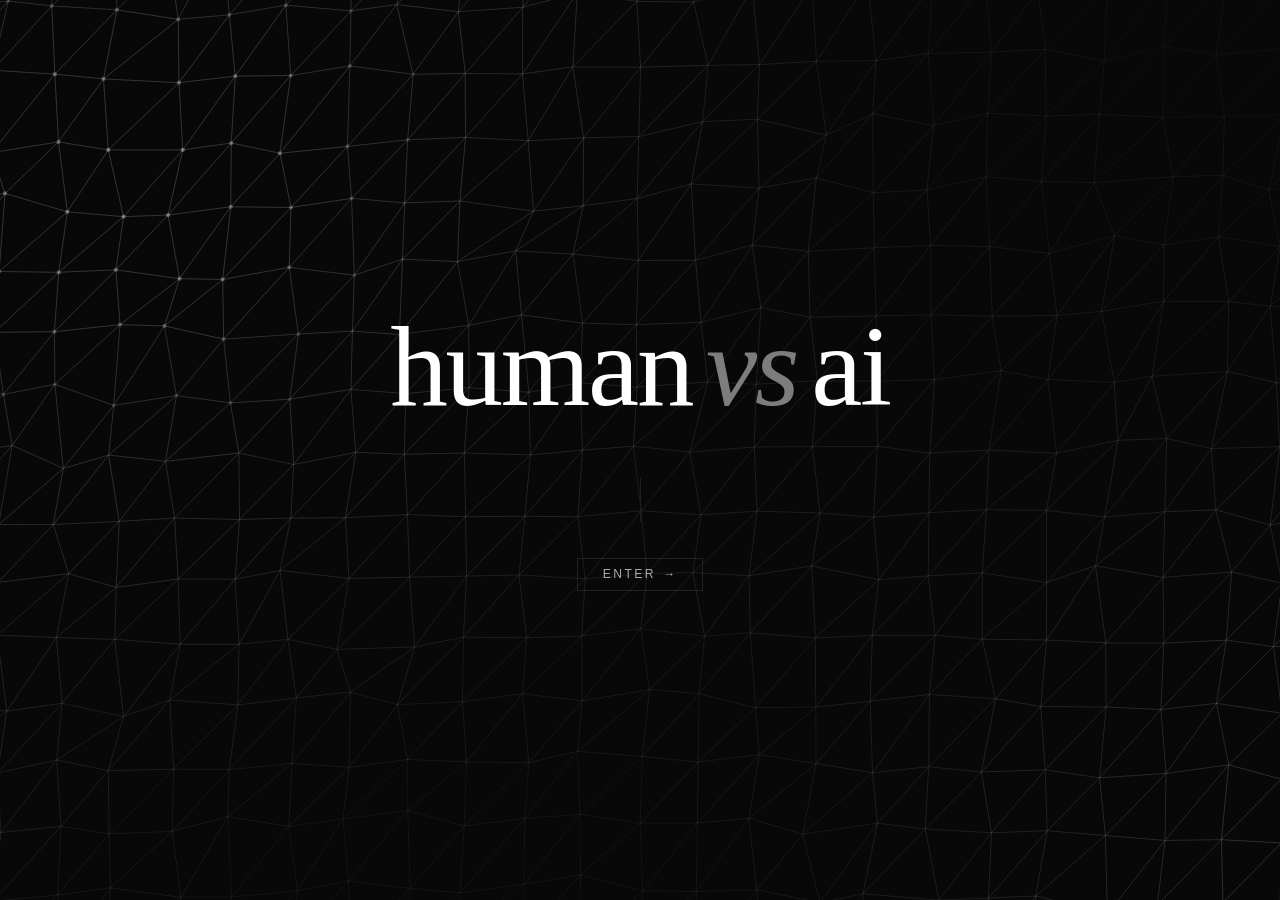
<file: index.html>
<!doctype html>
<html lang="en">
<head>
    <meta charset="UTF-8" />
    <meta name="viewport" content="width=device-width, initial-scale=1.0" />
        <meta name="description" content="Play Snake, Tetris and a Suika-style fruit game side by side against reinforcement-learning agents that run live in your browser." />
        <meta name="theme-color" content="#080808" />
        <link rel="icon" href="data:image/svg+xml,%3Csvg xmlns='http://www.w3.org/2000/svg' viewBox='0 0 32 32'%3E%3Crect width='32' height='32' rx='7' fill='%23080808'/%3E%3Ctext x='16' y='21' font-family='Arial' font-size='13' font-weight='700' fill='%23cfe4ff' text-anchor='middle'%3Evs%3C/text%3E%3C/svg%3E" />
    <title>Human vs AI</title>
    <style>
        *, *::before, *::after { box-sizing: border-box; margin: 0; padding: 0; }
        html, body {
            width: 100%; height: 100%;
            background: #080808;
            color: #fff;
            font-family: 'Helvetica Neue', Helvetica, Arial, sans-serif;
            overflow: hidden;
        }
        /* pointer-events: none — the renderers track the cursor on window, so the
           canvas never needs to receive events itself, and a fullscreen fixed
           element that does is one stacking-order mistake away from swallowing
           every click on the page. */
        #mesh { position: fixed; inset: 0; width: 100%; height: 100%; z-index: 0;
                pointer-events: none; }
        .stage {
            position: fixed; inset: 0;
            display: flex; flex-direction: column;
            align-items: center; justify-content: center;
            z-index: 10; pointer-events: none;
        }
        .title {
            font-size: clamp(3.8rem, 9vw, 8.5rem);
            font-weight: 300; letter-spacing: -0.02em; line-height: 1;
            color: #fff; text-align: center;
            font-family: Georgia, 'Times New Roman', serif;
            opacity: 0; transform: translateY(22px);
            animation: up 1.2s cubic-bezier(0.16,1,0.3,1) 0.15s forwards;
        }
        /* Real spaces around "vs", so the heading's accessible name is
           "human vs ai" rather than "humanvsai"; the negative margin takes
           back the space's width, leaving the original 0.14em gap. */
        .title .vs { color: #555; font-style: italic; font-weight: 300; margin: 0 -0.11em; }
        .rule {
            width: 1px; height: 44px; background: #2a2a2a;
            margin: 3.4rem 0 2.2rem;
            opacity: 0; animation: up 1.2s cubic-bezier(0.16,1,0.3,1) 0.28s forwards;
        }
        .enter {
            display: inline-flex; align-items: center; gap: 0.55em;
            padding: 0.72em 2em; border: 1px solid #2a2a2a;
            background: transparent; color: #ccc; font-family: inherit;
            font-size: 0.76rem; font-weight: 400; letter-spacing: 0.2em;
            text-transform: uppercase; text-decoration: none; cursor: pointer;
            transition: border-color 0.2s, color 0.2s, background 0.2s;
            opacity: 0; animation: up 1.2s cubic-bezier(0.16,1,0.3,1) 0.42s forwards;
            pointer-events: all;
        }
        .enter:hover { border-color: rgba(255,255,255,0.4); color: #fff; background: rgba(255,255,255,0.03); }
        .enter .arr { display: inline-block; transition: transform 0.2s; }
        .enter:hover .arr { transform: translateX(5px); }
        @keyframes up { to { opacity: 1; transform: translateY(0); } }
        @media (prefers-reduced-motion: reduce) {
            .title, .rule, .enter { animation: none; opacity: 1; transform: none; }
        }
    </style>
    <link rel="stylesheet" href="shared/themes.css?v=f4c9a47" />
    <script src="shared/backgrounds.js?v=f4c9a47"></script>
    <script src="shared/settings.js?v=f4c9a47"></script>
    <script>
    // Before first paint: a themed page must not flash the default
    // palette while settings.js loads.
    try {
        var _s = JSON.parse(localStorage.getItem("humanvsai.settings") || "{}");
        document.documentElement.setAttribute("data-theme", _s.theme || "mesh");
    } catch (e) { document.documentElement.setAttribute("data-theme", "mesh"); }
    </script>
</head>
<body>
    <canvas id="mesh"></canvas>
    <div class="stage">
        <h1 class="title">human <span class="vs">vs</span> ai</h1>
        <div class="rule"></div>
        <a class="enter" href="select.html">enter <span class="arr">→</span></a>
    </div>

    <!-- The background is shared with select.html and inside.html, and
         dispatches on the current theme. index.html used to carry its own
         copy of the lattice, which meant the landing page ignored the
         theme entirely. -->
    <script src="shared/mesh.js?v=f4c9a47"></script>
    <script>initMesh('mesh');</script>
</body>
</html>
</file>
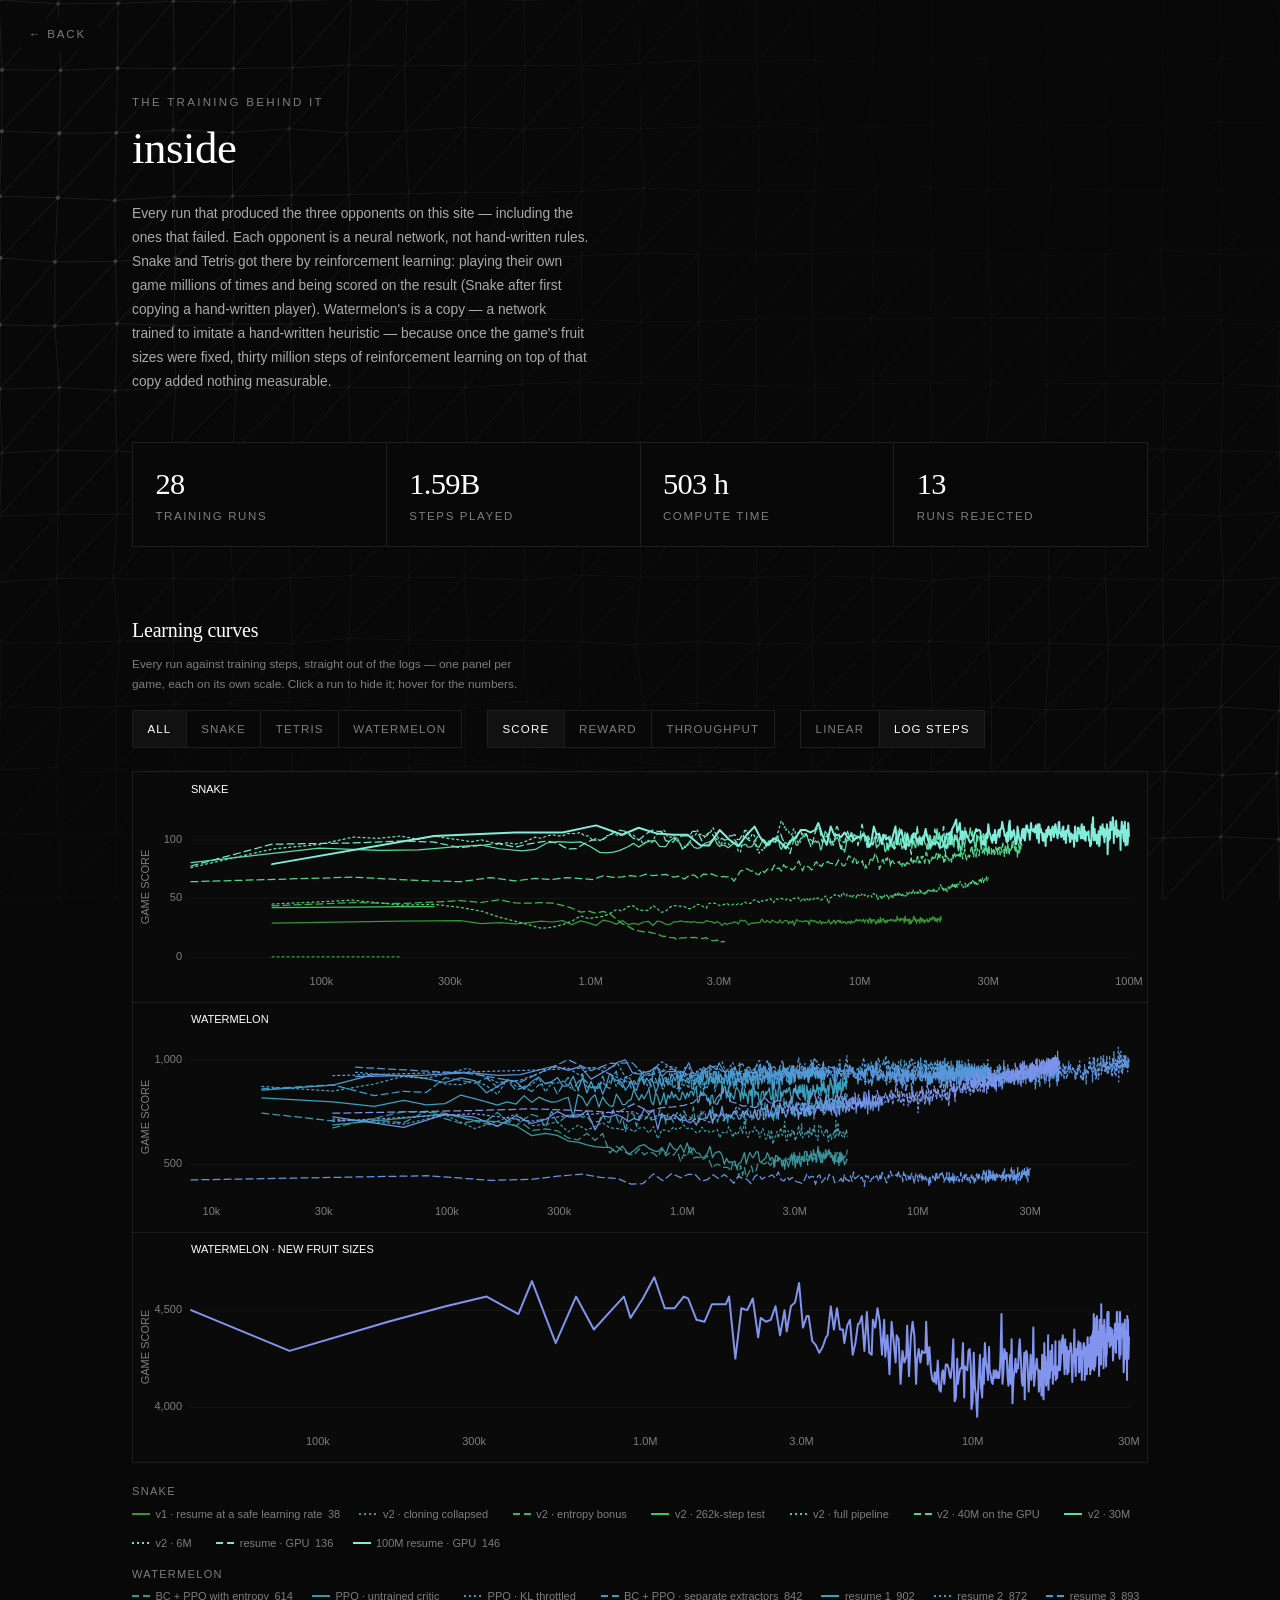
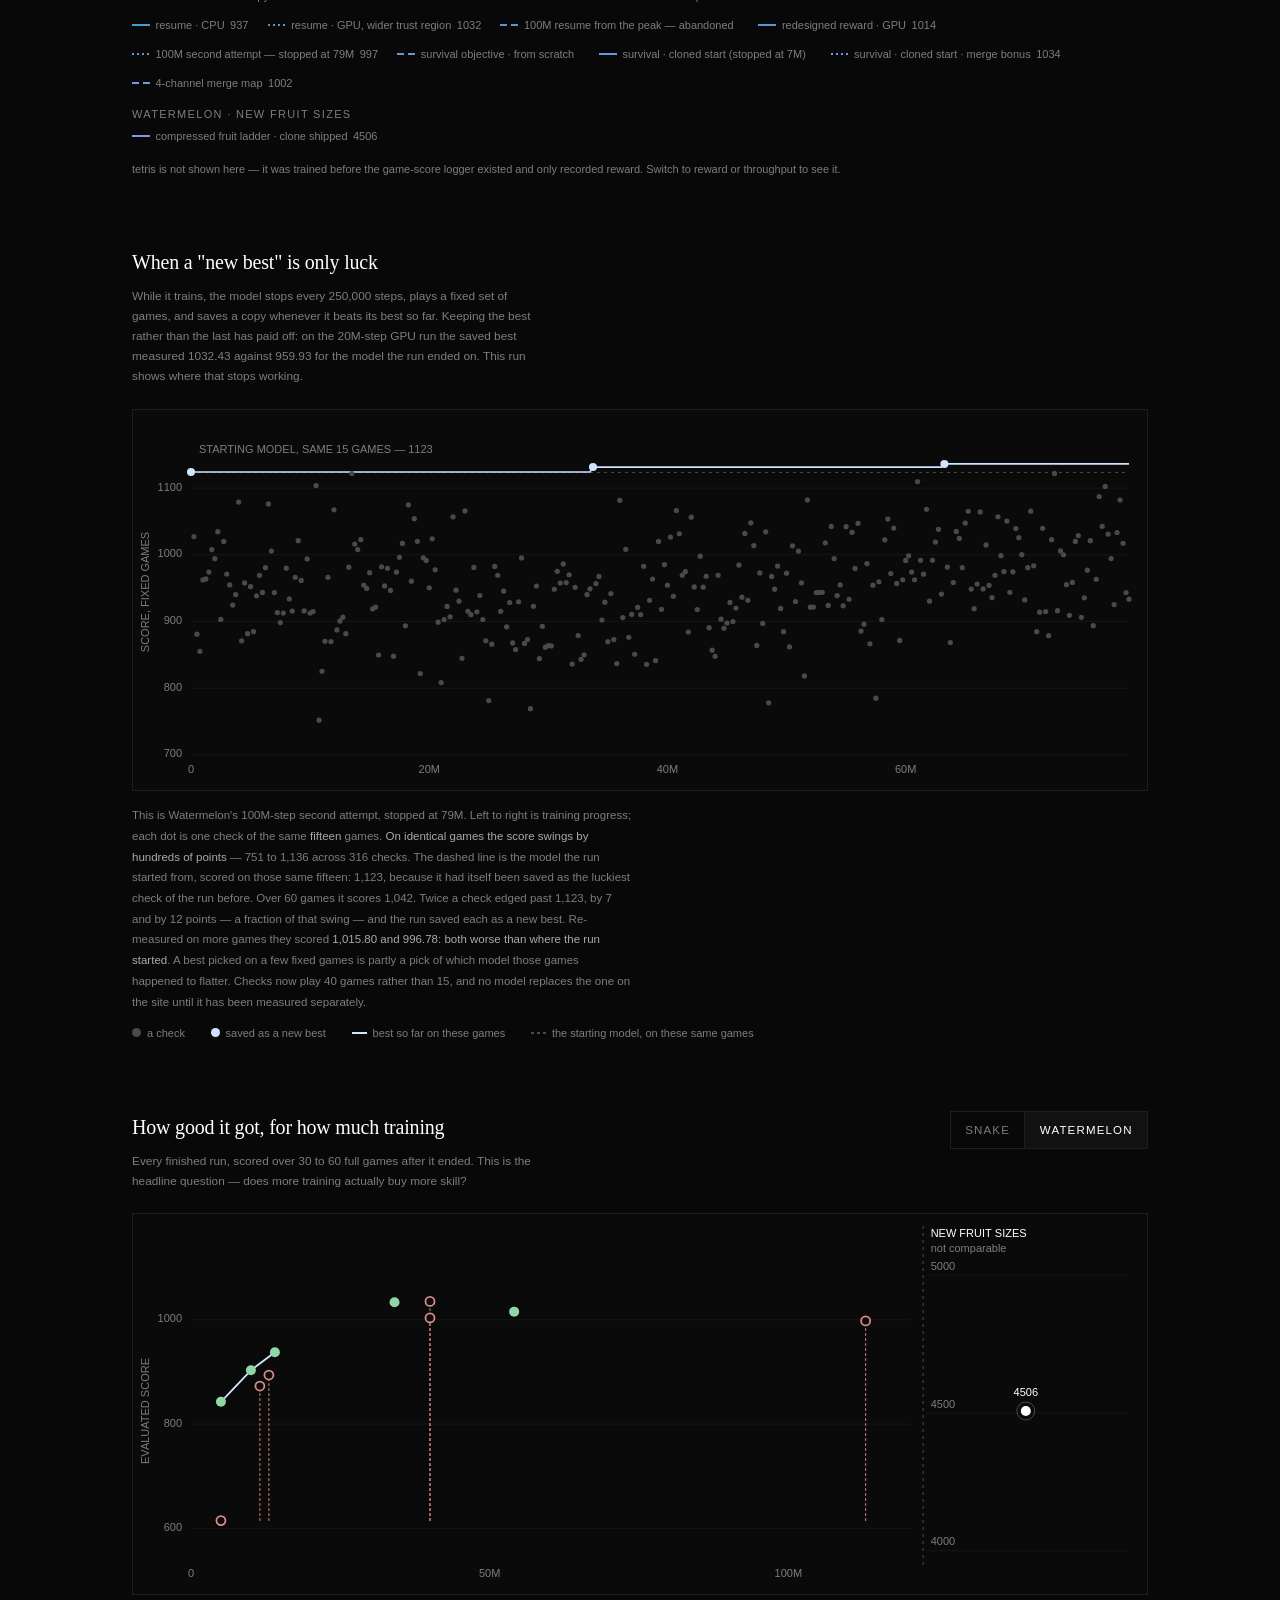
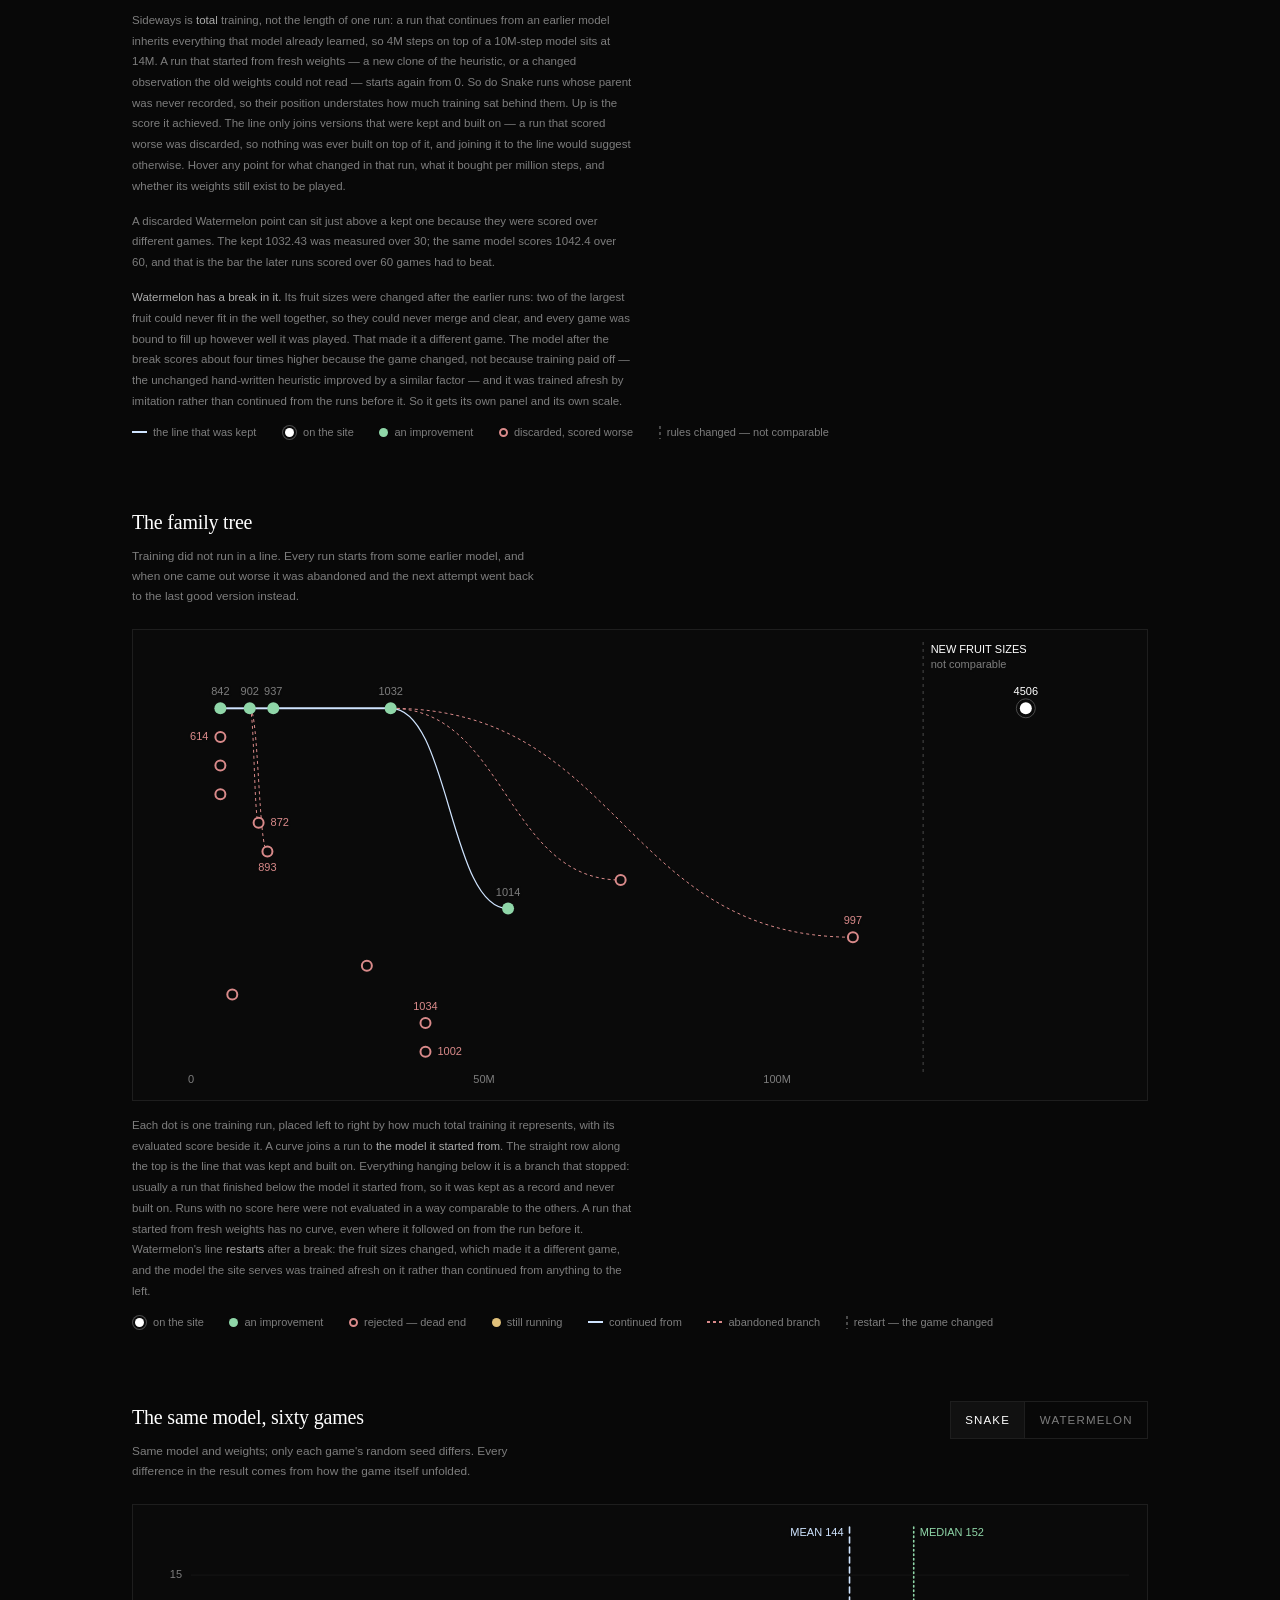
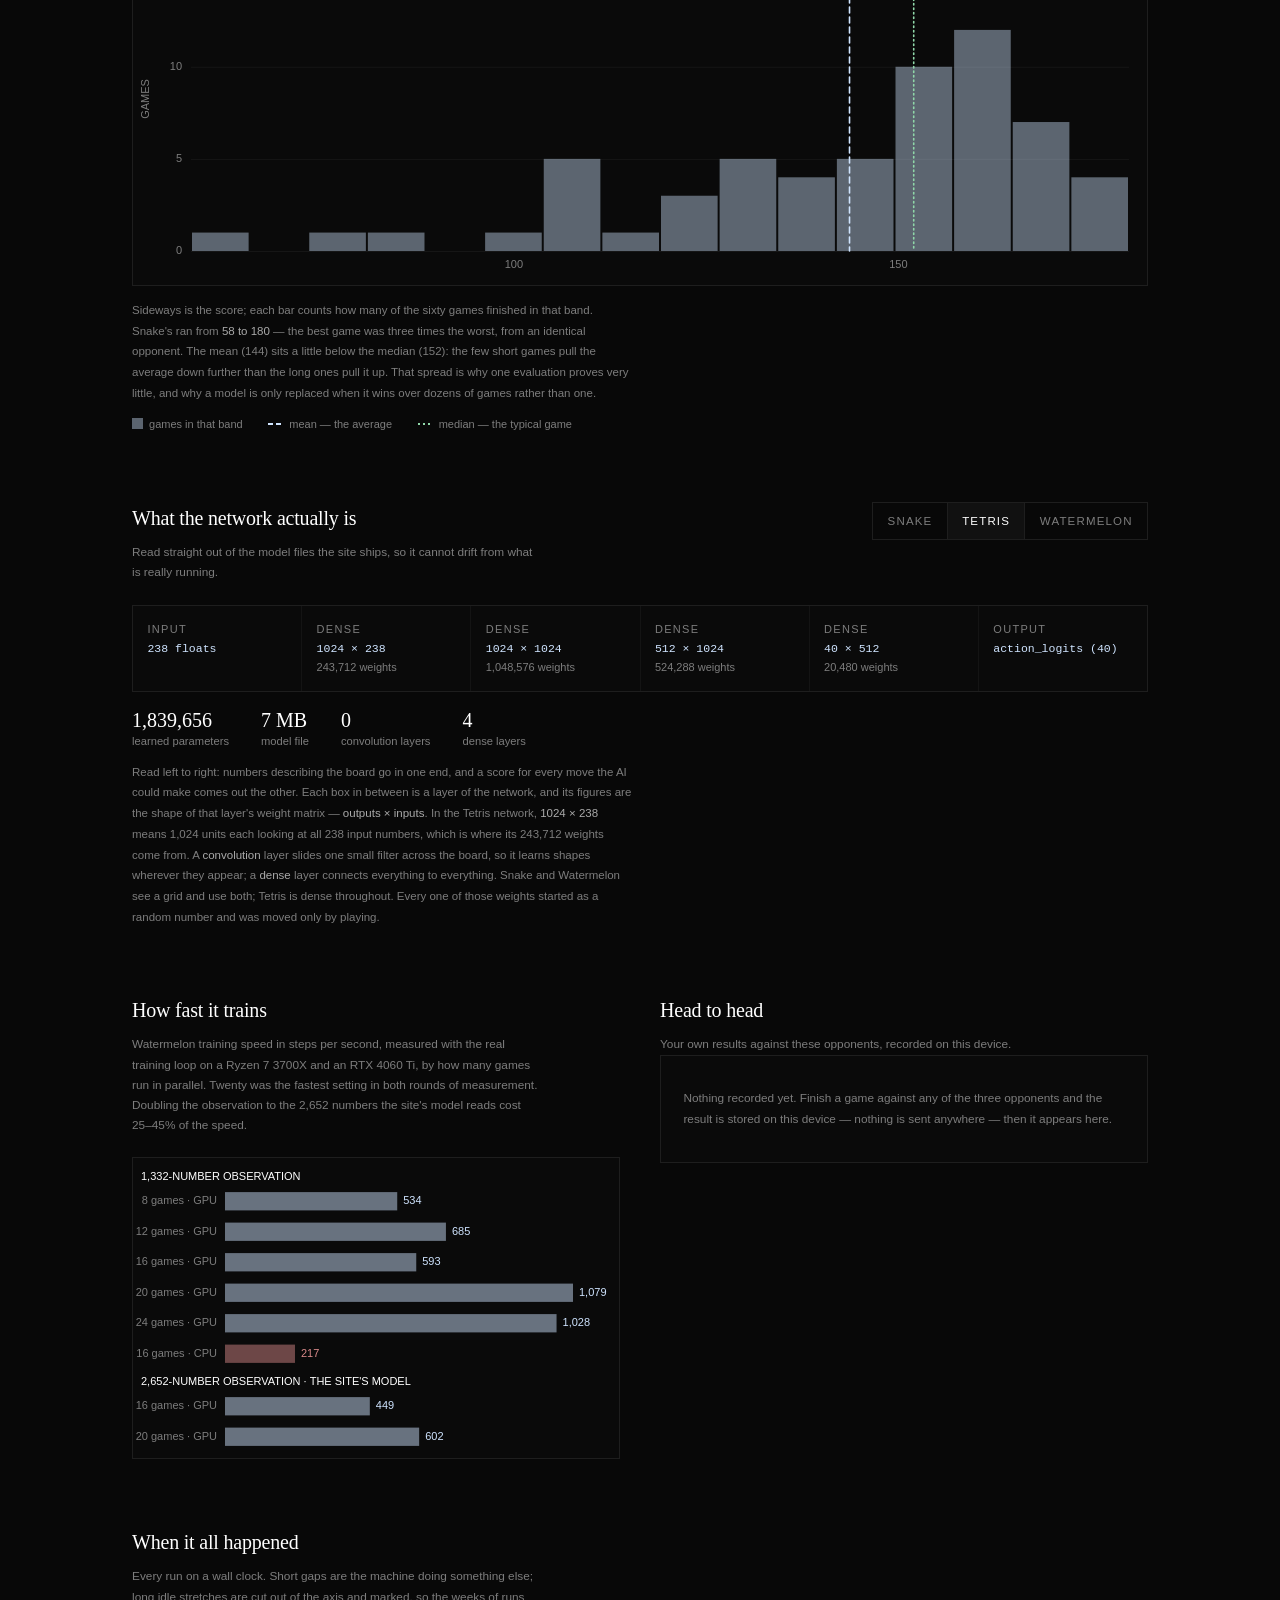
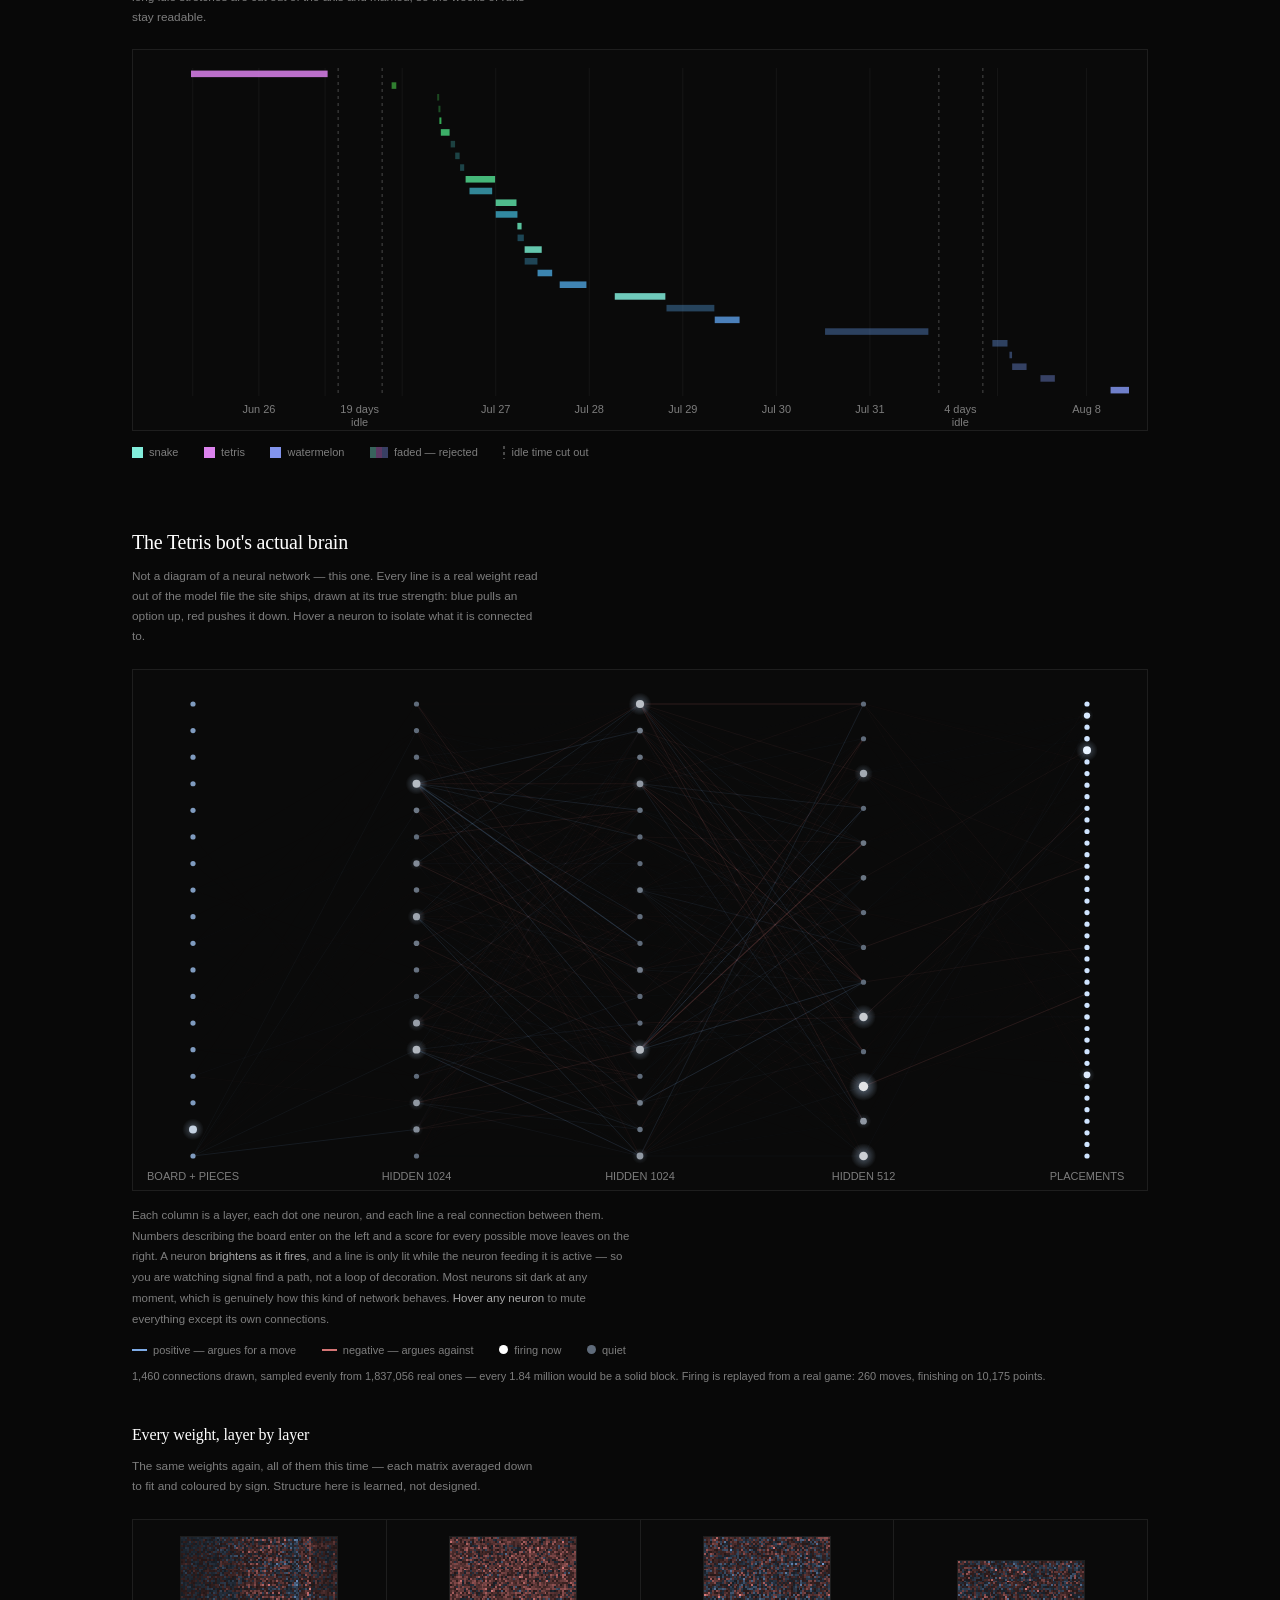
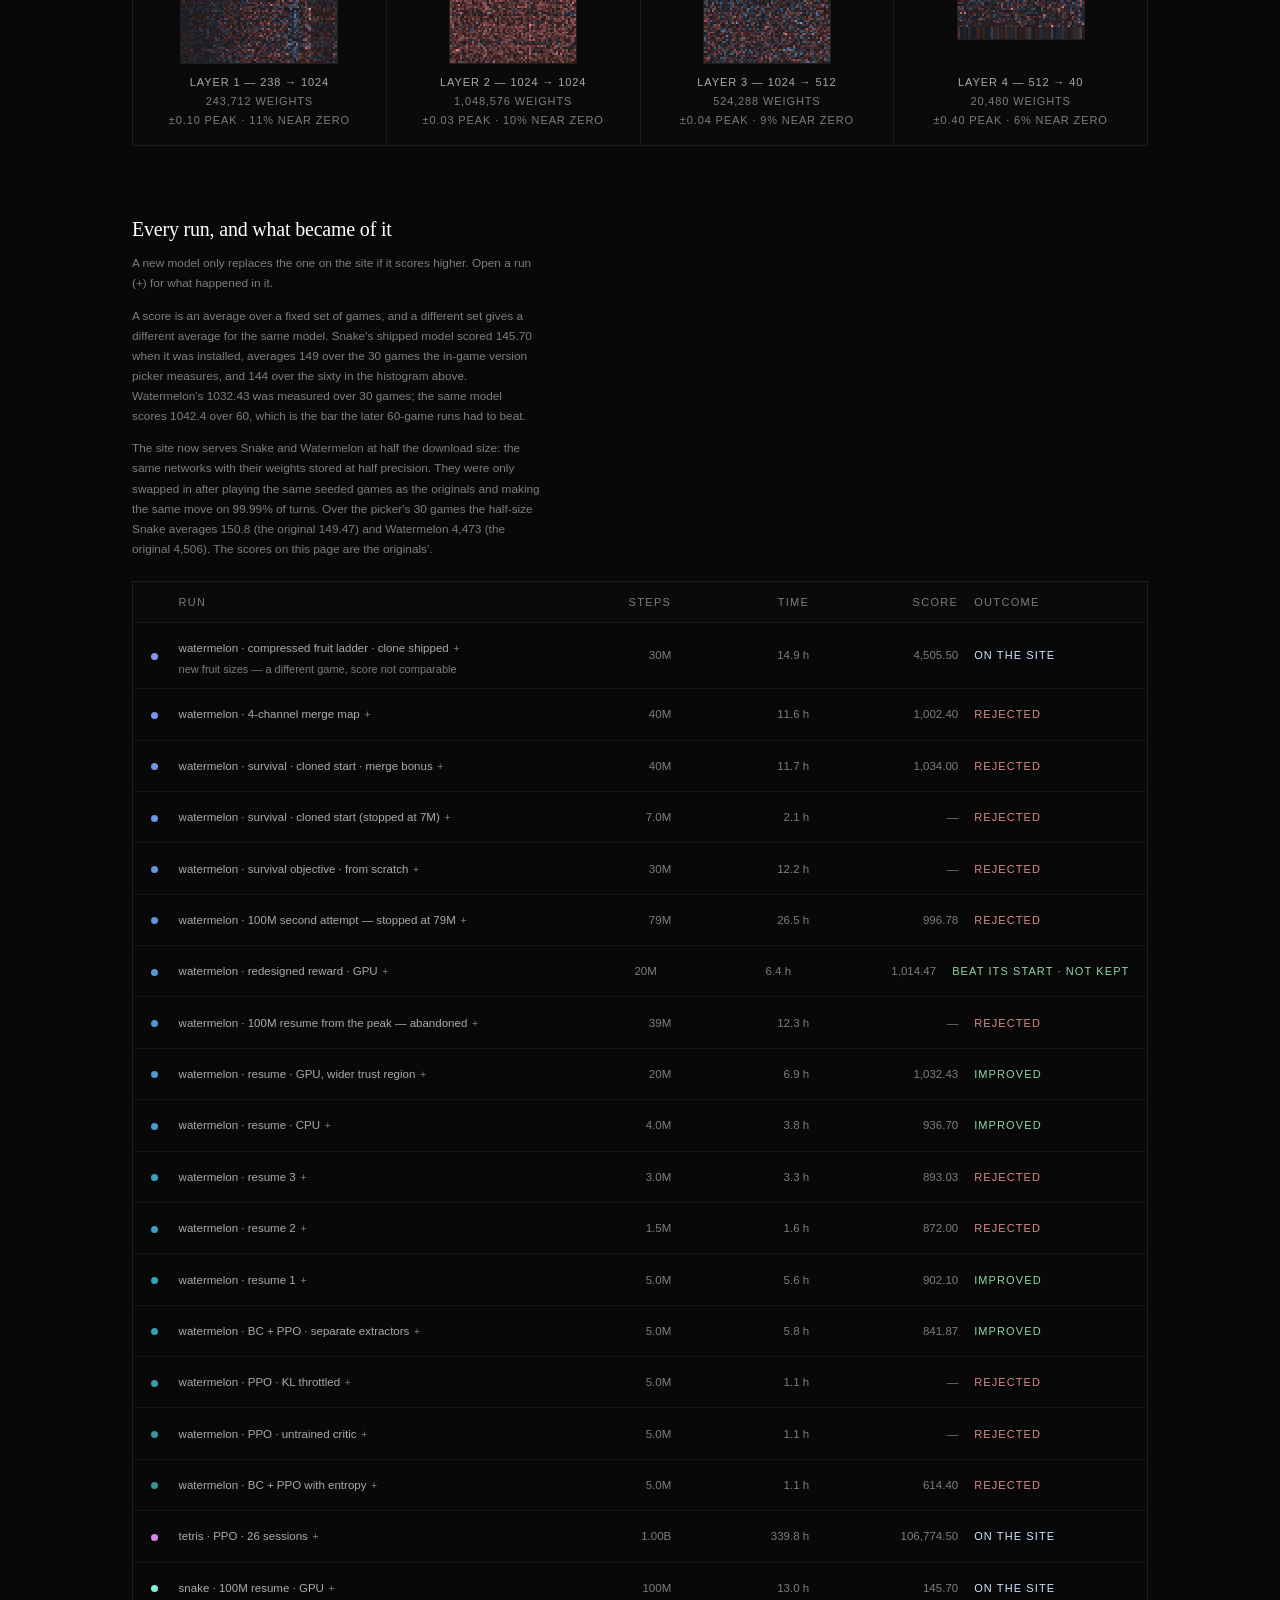
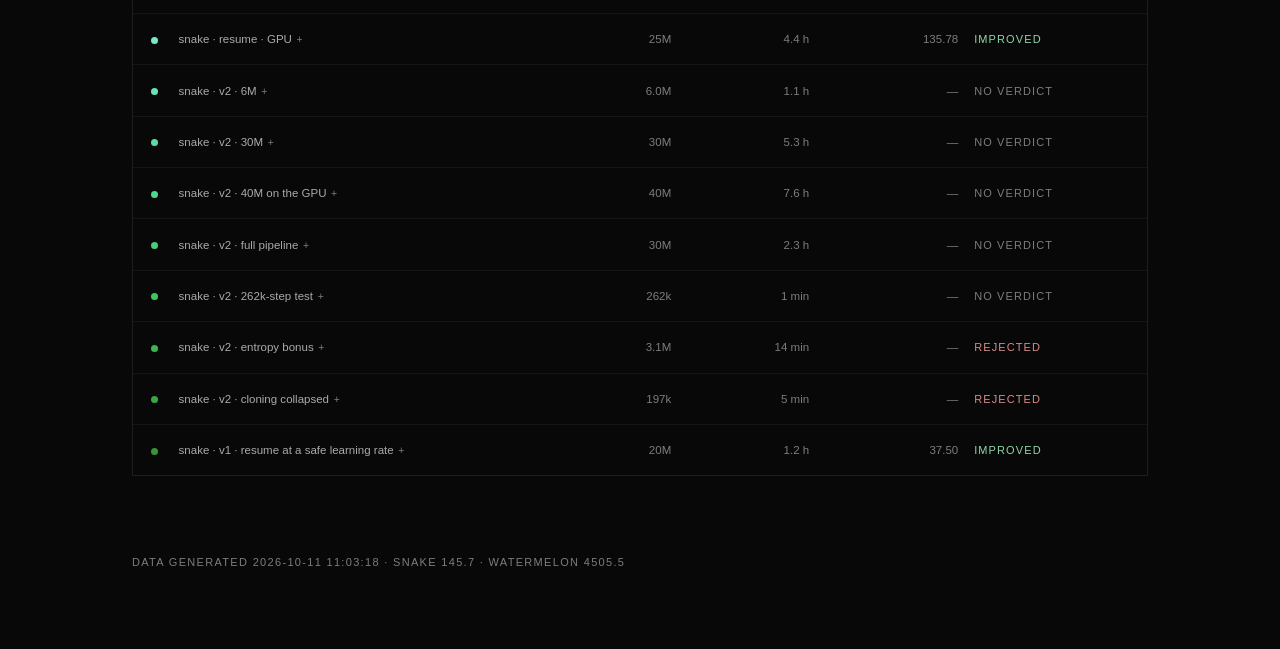
<file: inside.html>
<!doctype html>
<html lang="en">
<head>
    <meta charset="UTF-8" />
    <meta name="viewport" content="width=device-width, initial-scale=1.0" />
        <meta name="description" content="Inside the AI: every training run, what worked, what did not, and how each agent sees its game." />
        <meta name="theme-color" content="#080808" />
        <link rel="icon" href="data:image/svg+xml,%3Csvg xmlns='http://www.w3.org/2000/svg' viewBox='0 0 32 32'%3E%3Crect width='32' height='32' rx='7' fill='%23080808'/%3E%3Ctext x='16' y='21' font-family='Arial' font-size='13' font-weight='700' fill='%23cfe4ff' text-anchor='middle'%3Evs%3C/text%3E%3C/svg%3E" />
    <title>Inside — Human vs AI</title>
    <style>
        *, *::before, *::after { box-sizing: border-box; margin: 0; padding: 0; }
        html, body {
            width: 100%; min-height: 100%;
            background: #080808; color: #fff;
            font-family: 'Helvetica Neue', Helvetica, Arial, sans-serif;
        }
        /* pointer-events: none — the renderers track the cursor on window, so the
           canvas never needs to receive events itself, and a fullscreen fixed
           element that does is one stacking-order mistake away from swallowing
           every click on the page. */
        #mesh { position: fixed; inset: 0; width: 100%; height: 100%; z-index: 0;
                pointer-events: none; }

        .back {
            position: fixed; top: 1.6rem; left: 1.8rem;
            display: inline-flex; align-items: center; gap: 0.4em;
            font-size: 0.72rem; letter-spacing: 0.16em; text-transform: uppercase;
            color: #555; text-decoration: none; transition: color 0.15s; z-index: 100;
        }
        .back:hover { color: #bbb; }

        .page {
            position: relative; z-index: 10;
            max-width: 1080px; margin: 0 auto;
            padding: 6rem 2rem 5rem;
        }

        .eyebrow {
            font-size: 0.72rem; letter-spacing: 0.2em; text-transform: uppercase;
            color: #555; margin-bottom: 0.9rem;
        }
        h1 {
            font-family: Georgia, 'Times New Roman', serif;
            font-size: clamp(1.8rem, 4vw, 2.8rem);
            font-weight: 300; letter-spacing: -0.01em;
        }
        .lede {
            margin-top: 1.7rem; max-width: 60ch;
            font-size: 0.86rem; line-height: 1.75; color: #7a7a7a;
        }

        .header, .stats, .block { opacity: 0; transform: translateY(16px);
            animation: up 0.9s cubic-bezier(0.16,1,0.3,1) forwards; }
        .header { animation-delay: 0.05s; }
        .stats  { animation-delay: 0.18s; }
        .block  { animation-delay: 0.28s; }
        @keyframes up { to { opacity: 1; transform: translateY(0); } }
        @media (prefers-reduced-motion: reduce) {
            .header, .stats, .block { animation: none; opacity: 1; transform: none; }
        }

        /* ── Stat strip ─────────────────────────────────────────────────── */
        .stats {
            margin-top: 3rem;
            display: grid; grid-template-columns: repeat(4, 1fr);
            gap: 1px; background: #1e1e1e; border: 1px solid #1e1e1e;
        }
        @media (max-width: 720px) { .stats { grid-template-columns: repeat(2, 1fr); } }
        .stat { background: #080808; padding: 1.5rem 1.4rem; }
        .stat-num {
            font-family: Georgia, 'Times New Roman', serif;
            font-size: 1.9rem; font-weight: 300; letter-spacing: -0.02em;
        }
        .stat-label {
            margin-top: 0.5rem; font-size: 0.72rem; letter-spacing: 0.14em;
            text-transform: uppercase; color: #555;
        }

        /* ── Blocks ─────────────────────────────────────────────────────── */
        .block { margin-top: 4.5rem; }
        .block-head { display: flex; align-items: baseline; justify-content: space-between;
            flex-wrap: wrap; gap: 1rem; margin-bottom: 1.4rem; }
        h2 {
            font-family: Georgia, 'Times New Roman', serif;
            font-size: 1.25rem; font-weight: 300; letter-spacing: -0.01em;
        }
        .block-note {
            margin-top: 0.75rem;
            font-size: 0.74rem; line-height: 1.7; color: #6a6a6a; max-width: 62ch;
        }

        /* ── Controls ───────────────────────────────────────────────────── */
        .controls { display: flex; gap: 1.6rem; flex-wrap: wrap; }
        .ctl-group { display: flex; gap: 1px; background: #1e1e1e; border: 1px solid #1e1e1e; }
        .ctl {
            background: #080808; border: 0; cursor: pointer;
            font-family: inherit; font-size: 0.72rem; letter-spacing: 0.1em;
            text-transform: uppercase; color: #555;
            padding: 0.6rem 0.9rem; min-height: 2.25rem; transition: color 0.15s, background 0.15s;
        }
        .ctl:hover { color: #bbb; background: #111; }
        /* Phones: 16px gutters instead of 32, and tighter tabs, so the
           four-game strip fits a 360px screen without running off its edge. */
        @media (max-width: 600px) {
            .page { padding: 5rem 1rem 4rem; }
            .ctl-group { flex-wrap: wrap; }
            .ctl { padding: 0.6rem 0.62rem; letter-spacing: 0.05em; }
        }
        .ctl.on { color: #fff; background: #151515; }

        /* ── Chart ──────────────────────────────────────────────────────── */
        .chart-wrap { position: relative; border: 1px solid #1e1e1e; background: #0a0a0a; }
        canvas.chart { display: block; width: 100%; height: 380px; }
        canvas.chart.short { height: 240px; }
        canvas.chart.tall { height: 520px; }
        /* Charts whose x-axis is dense (run positions, calendar days) keep a
           readable width on a phone and scroll sideways inside their frame,
           rather than squeezing a dozen runs into 100px. */
        @media (max-width: 600px) {
            .chart-wrap.scroll-x { overflow-x: auto; overscroll-behavior-x: contain; }
            .chart-wrap.scroll-x canvas.chart { width: 620px; }
            .chart-wrap.scroll-x::after {
                content: 'scroll sideways →'; position: sticky; left: 0;
                display: block; padding: 0.35rem 0.6rem;
                font-size: 0.6875rem; color: var(--dim, #7d7d7d);
            }
        }

        /* ── Weight heat maps ───────────────────────────────────────────── */
        .heat-row {
            display: flex; flex-wrap: wrap; gap: 1px;
            background: #1e1e1e; border: 1px solid #1e1e1e;
        }
        .heat-cell {
            flex: 1 1 180px; background: #0a0a0a;
            padding: 1rem; display: flex; flex-direction: column;
            align-items: center; gap: 0.6rem;
        }
        /* Size is set in JS to an EXACT integer multiple of the native pixels.
           At 2.41x and 2.97x some weight cells landed on 3 screen pixels and
           others on 2, and that uneven repeat is what read as grain — the
           image was never blurred, it was aliased. */
        /* Every map sits in a box as tall as the tallest one, so the captions
           under them line up. Layer 4 is 64x40 against 64x64 for the
           others, and its caption used to sit 30-50px higher. */
        .heat-fig { display: flex; align-items: center; justify-content: center; }
        .heat-cell canvas {
            max-width: 100%; height: auto;
            image-rendering: pixelated; border: 1px solid #1a1a1a;
        }
        .heat-label {
            font-size: 0.6875rem; letter-spacing: 0.08em; text-transform: uppercase;
            color: #4a4a4a; text-align: center; line-height: 1.7;
            /* Balanced, or a caption wraps with one orphan word on its own line. */
            text-wrap: balance;
        }
        .heat-label b { display: block; color: #9a9a9a; font-weight: 400; }

        .two-up {
            display: grid; grid-template-columns: 1fr 1fr; gap: 2.5rem;
            align-items: start;
        }
        @media (max-width: 820px) { .two-up { grid-template-columns: 1fr; } }
        .two-up .chart-wrap { margin-top: 1.4rem; }

        /* ── Architecture ───────────────────────────────────────────────── */
        .arch-flow {
            display: flex; flex-wrap: wrap; align-items: stretch; gap: 0;
            border: 1px solid #1e1e1e; background: #0a0a0a;
        }
        .arch-step {
            flex: 1 1 0; min-width: 104px;
            padding: 1.1rem 0.9rem;
            border-right: 1px solid #141414;
            display: flex; flex-direction: column; gap: 0.4rem;
        }
        .arch-step:last-child { border-right: 0; }
        .arch-kind {
            font-size: 0.6875rem; letter-spacing: 0.12em; text-transform: uppercase;
            color: #4a4a4a;
        }
        .arch-shape {
            font-family: ui-monospace, SFMono-Regular, Menlo, monospace;
            font-size: 0.72rem; color: #cfe4ff;
        }
        .arch-params { font-size: 0.6875rem; color: #6a6a6a; font-variant-numeric: tabular-nums; }
        .arch-summary {
            display: flex; flex-wrap: wrap; gap: 2rem;
            margin-top: 1.1rem; font-size: 0.7rem; color: #7a7a7a;
        }
        .arch-summary b {
            display: block; color: #fff; font-weight: 400;
            font-family: Georgia, 'Times New Roman', serif;
            font-size: 1.25rem; margin-bottom: 0.2rem;
            font-variant-numeric: tabular-nums;
        }

        /* ── Head to head ───────────────────────────────────────────────── */
        .h2h-empty {
            border: 1px solid #1e1e1e; background: #0a0a0a;
            padding: 2rem 1.4rem; font-size: 0.74rem; line-height: 1.8; color: #6a6a6a;
        }
        .h2h-row {
            display: grid; grid-template-columns: 1fr auto; gap: 1rem;
            align-items: center; padding: 0.9rem 1.1rem;
            border: 1px solid #1e1e1e; border-bottom: 0; background: #0a0a0a;
        }
        .h2h-row:last-child { border-bottom: 1px solid #1e1e1e; }
        .h2h-name { font-size: 0.75rem; color: #ccc; }
        .h2h-tally { font-size: 0.7rem; color: #7a7a7a; font-variant-numeric: tabular-nums; }
        .h2h-tally b { color: #8fd6a8; font-weight: 500; }
        .h2h-tally i { color: #d98a8a; font-style: normal; }
        .h2h-bar { grid-column: 1 / -1; height: 3px; background: #d98a8a; margin-top: 0.5rem; }
        .h2h-bar span { display: block; height: 100%; background: #8fd6a8; }
        .h2h-other { grid-column: 1 / -1; margin-top: 0.45rem; font-size: 0.68rem; color: #7a7a7a; font-variant-numeric: tabular-nums; }
        .h2h-other b { color: inherit; font-weight: 500; }
        .h2h-other i { color: inherit; font-style: normal; }
        .tip {
            position: absolute; pointer-events: none; opacity: 0;
            background: #131313; border: 1px solid #262626;
            padding: 0.6rem 0.75rem; font-size: 0.6875rem; line-height: 1.6;
            transition: opacity 0.12s; white-space: nowrap; z-index: 20;
        }
        .tip .tip-run { color: #fff; margin-bottom: 0.25rem; }
        .tip .tip-row { color: #888; }
        .tip .tip-row b { color: #ddd; font-weight: 500; }

        /* Key under a chart. Every chart that encodes something in colour or
           shape gets one — without it the reader has to infer the encoding. */
        .chart-key {
            display: flex; flex-wrap: wrap; gap: 0.45rem 1.6rem;
            margin-top: 0.9rem; font-size: 0.6875rem; color: #6f6f6f;
        }
        .chart-key span { display: inline-flex; align-items: center; gap: 0.55em; }
        .chart-key i { display: inline-block; width: 15px; height: 2px; flex-shrink: 0; }
        .chart-key i.dot  { width: 9px; height: 9px; border-radius: 50%; }
        .chart-key i.ring {
            width: 11px; height: 11px; border-radius: 50%;
            background: none; border: 1px solid rgba(255,255,255,0.45);
        }
        .chart-key i.dash {
            background: repeating-linear-gradient(90deg, #5a5a5a 0 3px, transparent 3px 6px);
        }
        .chart-key i.bar { width: 11px; height: 11px; }
        .chart-key i.hollow { background: none; border: 2px solid; }
        /* The ring the charts draw around the shipped model. */
        .chart-key i.ringed { box-shadow: 0 0 0 2px var(--bg-soft, #0a0a0a), 0 0 0 3px var(--chart-axis, #4a4a4a); margin: 0 3px; }
        /* The vertical break a chart draws where the game's rules changed. */
        .chart-key i.vdash {
            width: 2px; height: 13px;
            background: repeating-linear-gradient(180deg, var(--chart-axis, #4a4a4a) 0 3px, transparent 3px 6px);
        }

        /* A short read-this-first line above a chart's key. */
        .how-to-read {
            margin-top: 0.9rem; font-size: 0.72rem; line-height: 1.8; color: #7a7a7a;
            max-width: 78ch;
        }
        .how-to-read b { color: #b9b9b9; font-weight: 400; }

        .omitted { margin-top: 0.8rem; font-size: 0.6875rem; line-height: 1.6; color: #4f4f4f; }
        .omitted:empty { display: none; }
        .legend { display: flex; flex-wrap: wrap; gap: 0.4rem 1.2rem; margin-top: 1rem; }
        /* 24px tall and 11px text: at 0.66rem with 0.2rem padding each run
           was a 19px target set in 10.6px type, too small to hit on a phone. */
        .leg {
            display: inline-flex; align-items: center; gap: 0.5em;
            font-size: 0.6875rem; color: #777; cursor: pointer;
            background: none; border: 0; font-family: inherit;
            min-height: 24px; padding: 0.2rem 0; transition: color 0.15s, opacity 0.15s;
        }
        @media (pointer: coarse) { .leg { min-height: 32px; } }
        .leg:hover { color: #eee; }
        .leg.off { opacity: 0.32; }
        .leg-swatch { width: 18px; height: 2px; flex-shrink: 0; }
        /* One group per chart panel, so 26 runs read as three short lists. */
        .leg-group { display: flex; flex-wrap: wrap; align-items: baseline;
                     gap: 0.3rem 1.2rem; width: 100%; }
        .leg-head {
            flex: 0 0 100%; margin-top: 0.4rem;
            font-size: 0.6875rem; letter-spacing: 0.12em; text-transform: uppercase;
            color: var(--dim, #7d7d7d);
        }
        canvas.chart.tree { height: 470px; }
        .leg-score { color: #555; font-variant-numeric: tabular-nums; }

        /* ── Ledger ─────────────────────────────────────────────────────── */
        .ledger { border: 1px solid #1e1e1e; }
        .row {
            display: grid; grid-template-columns: 12px minmax(0, 1.6fr) 0.55fr 0.55fr 0.6fr minmax(max-content, 0.7fr);
            gap: 1rem; align-items: center;
            padding: 0.85rem 1.1rem; border-top: 1px solid #141414;
            font-size: 0.72rem; color: #888;
            transition: background 0.14s, color 0.14s;
        }
        .row:first-child { border-top: 0; }
        .row:hover { background: #111; color: #ddd; }
        .row.head {
            color: #4a4a4a; font-size: 0.6875rem; letter-spacing: 0.12em;
            text-transform: uppercase; cursor: default; background: #0b0b0b;
        }
        .row.head:hover { background: #0b0b0b; color: #4a4a4a; }
        /* Phones: six columns at 390px squeezed the run name to a word per
           line and pushed REJECTED against the row's edge. Time goes (the
           timeline chart has it), steps tuck under the name and the outcome
           under the score. */
        @media (max-width: 600px) {
            .row {
                grid-template-columns: 8px minmax(0, 1fr) auto;
                grid-template-areas: "dot name score" "dot steps outcome";
                gap: 0.25rem 0.8rem; padding: 0.8rem 0.9rem;
            }
            .row > :nth-child(1) { grid-area: dot; align-self: start; margin-top: 0.35rem; }
            .row > :nth-child(2) { grid-area: name; }
            .row > .num:nth-child(3) { grid-area: steps; text-align: left; }
            .row:not(.head) > :nth-child(3)::after { content: ' steps'; }
            .row > :nth-child(4) { display: none; }
            .row > :nth-child(5) { grid-area: score; }
            .row > :nth-child(6) { grid-area: outcome; text-align: right; white-space: normal; }
            .row-note { padding: 0.9rem; }
        }
        .row-dot { display: inline-block; vertical-align: middle; width: 7px; height: 7px; border-radius: 50%; }
        .row-name { color: #ccc; }
        /* Only a run with notes is clickable, and its name is a real button
           that says whether its note is open. Every row used to be a
           role=button labelled "show notes" — which hid the steps, time,
           score and outcome from a screen reader, and promised notes on
           rows that had none. */
        .row.has-note { cursor: pointer; }
        .row-toggle {
            background: none; border: 0; padding: 0; margin: 0; cursor: pointer;
            font: inherit; color: inherit; text-align: left;
            /* Inline, so the +/- marker follows the last word when a long
               name wraps; the padding enlarges the hit area to ~24px. */
            display: inline; padding: 0.35rem 0; line-height: inherit;
        }
        .row-toggle::after {
            content: '+'; color: var(--dim, #7d7d7d); font-size: 0.9em; margin-left: 0.45em;
        }
        .row-toggle[aria-expanded="true"]::after { content: '\2212'; }
        .row-toggle:focus-visible { outline: 2px solid var(--accent, #cfe4ff); outline-offset: 3px; }
        .sr-only {
            position: absolute; width: 1px; height: 1px; padding: 0; margin: -1px;
            overflow: hidden; clip: rect(0 0 0 0); white-space: nowrap; border: 0;
        }
        .row-tag { display: block; margin-top: 0.2rem; font-size: 0.6875rem; color: var(--dim, #7d7d7d); }
        .row .num { font-variant-numeric: tabular-nums; text-align: right; }
        /* One line: "beat its start · not kept" wrapped to two in its column.
           Phones (below) let it wrap again, since there it shares a row with
           the run's name. */
        .row-outcome { font-size: 0.6875rem; letter-spacing: 0.1em; text-transform: uppercase; white-space: nowrap; }
        /* NOT a .row. It used to carry that class, which made it a six-column
           grid, so its text became an anonymous grid item in the 12px dot
           column and wrapped one word wide. It is a plain block. */
        .row-note {
            display: block;
            /* Even top and bottom, so the text sits centred in its band. It
               used to have bottom-only padding and a negative top margin,
               which pinned it against the row above. */
            padding: 0.9rem 1.1rem;
            font-size: 0.72rem; line-height: 1.75;
            color: #8a8a8a;
            background: #111;
        }
        .row-note[hidden] { display: none; }
        .o-shipped  { color: #cfe4ff; }
        .o-improved { color: #8fd6a8; }
        .o-rejected { color: #d98a8a; }
        .o-running  { color: #e0c07a; }
        .o-unknown  { color: #4a4a4a; }

        .foot {
            margin-top: 5rem; font-size: 0.6875rem; letter-spacing: 0.12em;
            color: rgba(255,255,255,0.14); text-transform: uppercase;
        }
    </style>
    <link rel="stylesheet" href="shared/themes.css?v=f4c9a47" />
    <script src="shared/settings.js?v=f4c9a47"></script>
    <script>
    // Before first paint: a themed page must not flash the default
    // palette while settings.js loads.
    try {
        var _s = JSON.parse(localStorage.getItem("humanvsai.settings") || "{}");
        document.documentElement.setAttribute("data-theme", _s.theme || "mesh");
    } catch (e) { document.documentElement.setAttribute("data-theme", "mesh"); }
    </script>
</head>
<body>
    <canvas id="mesh"></canvas>
    <a class="back" href="select.html">← back</a>

    <div class="page">
        <div class="header">
            <p class="eyebrow">the training behind it</p>
            <h1>inside</h1>
            <p class="lede">
                Every run that produced the three opponents on this site — including
                the ones that failed. Each opponent is a neural network, not
                hand-written rules. Snake and Tetris got there by reinforcement
                learning: playing their own game millions of times and being scored
                on the result (Snake after first copying a hand-written player).
                Watermelon's is a copy — a network trained to imitate a hand-written
                heuristic — because once the game's fruit sizes were fixed, thirty
                million steps of reinforcement learning on top of that copy added
                nothing measurable.
            </p>
        </div>

        <div class="stats" id="stats"></div>

        <div class="block">
            <div class="block-head">
                <div>
                    <h2>Learning curves</h2>
                    <p class="block-note">
                        Every run against training steps, straight out of the logs — one
                        panel per game, each on its own scale. Click a run to hide it;
                        hover for the numbers.
                    </p>
                </div>
                <div class="controls">
                    <div class="ctl-group" id="game-tabs"></div>
                    <div class="ctl-group" id="metric-tabs"></div>
                    <div class="ctl-group" id="scale-tabs"></div>
                </div>
            </div>
            <div class="chart-wrap">
                <canvas class="chart" id="curve" role="img"
                        aria-label="Learning curves: game score against training steps for every run, one panel per game. Each run's final numbers are in the table at the bottom of the page."></canvas>
                <div class="tip" id="curve-tip"></div>
            </div>
            <div class="legend" id="legend"></div>
            <p class="omitted" id="omitted"></p>
        </div>

        <div class="block" id="evals-block">
            <div class="block-head">
                <div>
                    <h2>When a "new best" is only luck</h2>
                    <p class="block-note">
                        While it trains, the model stops every 250,000 steps, plays a
                        fixed set of games, and saves a copy whenever it beats its best
                        so far. Keeping the best rather than the last has paid off: on the
                        20M-step GPU run the saved best measured 1032.43 against 959.93
                        for the model the run ended on. This run shows where that stops
                        working.
                    </p>
                </div>
            </div>
            <div class="chart-wrap">
                <canvas class="chart" id="evals" role="img"
                        aria-label="316 checks of the same fifteen games during Watermelon's 79-million-step run. Scores swing between about 750 and 1,140; the two checks that beat the starting score did so by under 13 points, and both saved models scored worse than the starting model when re-measured on more games."></canvas>
                <div class="tip" id="evals-tip"></div>
            </div>
            <p class="how-to-read">
                This is Watermelon's 100M-step second attempt, stopped at 79M. Left to
                right is training progress; each dot is one check of the same
                <b>fifteen</b> games. <b>On identical games the score swings by hundreds of
                points</b> — 751 to 1,136 across 316 checks. The dashed line is the model the
                run started from, scored on those same fifteen: 1,123, because it had itself
                been saved as the luckiest check of the run before. Over 60 games it scores
                1,042. Twice a check edged past 1,123, by 7 and by 12 points — a fraction of
                that swing — and the run saved each as a new best. Re-measured on more games
                they scored <b>1,015.80 and 996.78: both worse than where the run
                started</b>. A best picked on a few fixed games is partly a pick of which
                model those games happened to flatter. Checks now play 40 games rather than
                15, and no model replaces the one on the site until it has been measured
                separately.
            </p>
            <div class="chart-key">
                <span><i class="dot" style="background:var(--chart-axis)"></i> a check</span>
                <span><i class="dot" style="background:var(--chart-ink)"></i> saved as a new best</span>
                <span><i style="background:var(--chart-ink)"></i> best so far on these games</span>
                <span><i class="dash"></i> the starting model, on these same games</span>
            </div>
        </div>

        <div class="block">
            <div class="block-head">
                <div>
                    <h2>How good it got, for how much training</h2>
                    <p class="block-note">
                        Every finished run, scored over 30 to 60 full games after it
                        ended. This is the headline question — does more training
                        actually buy more skill?
                    </p>
                </div>
                <div class="controls">
                    <div class="ctl-group" id="prog-tabs"></div>
                </div>
            </div>
            <div class="chart-wrap scroll-x">
                <canvas class="chart" id="progression" role="img"
                        aria-label="Evaluated score of every finished run against its total training. Watermelon's newest model is shown separately because its fruit sizes changed, so its score is not comparable."></canvas>
                <div class="tip" id="prog-tip"></div>
            </div>
            <p class="how-to-read">
                Sideways is <b>total</b> training, not the length of one run: a run that
                continues from an earlier model inherits everything that model already
                learned, so 4M steps on top of a 10M-step model sits at 14M. A run that
                started from fresh weights — a new clone of the heuristic, or a changed
                observation the old weights could not read — starts again from 0. So do
                Snake runs whose parent was never recorded, so their position
                understates how much training sat behind them. Up is the
                score it achieved. The line only joins versions that were kept and built
                on — a run that scored worse was discarded, so nothing was ever built on
                top of it, and joining it to the line would suggest otherwise. Hover any
                point for what changed in that run, what it bought per million steps, and
                whether its weights still exist to be played.
            </p>
            <p class="how-to-read">
                A discarded Watermelon point can sit just above a kept one because they
                were scored over different games. The kept 1032.43 was measured over 30;
                the same model scores 1042.4 over 60, and that is the bar the later runs
                scored over 60 games had to beat.
            </p>
            <p class="how-to-read">
                <b>Watermelon has a break in it.</b> Its fruit sizes were changed after
                the earlier runs: two of the largest fruit could never fit in the well
                together, so they could never merge and clear, and every game was bound
                to fill up however well it was played. That made it a different game. The
                model after the break scores about four times higher because the game
                changed, not because training paid off — the unchanged hand-written
                heuristic improved by a similar factor — and it was trained afresh by
                imitation rather than continued from the runs before it. So it gets its
                own panel and its own scale.
            </p>
            <!-- The same marks as the family tree below: one colour and shape
                 per outcome on both charts. -->
            <div class="chart-key">
                <span><i style="background:var(--chart-ink)"></i> the line that was kept</span>
                <span><i class="dot ringed" style="background:var(--fg)"></i> on the site</span>
                <span><i class="dot" style="background:var(--accent-2)"></i> an improvement</span>
                <span><i class="dot hollow" style="border-color:var(--warn)"></i> discarded, scored worse</span>
                <span><i class="vdash"></i> rules changed — not comparable</span>
            </div>
        </div>

        <div class="block">
            <div class="block-head">
                <div>
                    <h2>The family tree</h2>
                    <p class="block-note">
                        Training did not run in a line. Every run starts from some
                        earlier model, and when one came out worse it was abandoned and
                        the next attempt went back to the last good version instead.
                    </p>
                </div>
            </div>
            <div class="chart-wrap scroll-x">
                <canvas class="chart tree" id="tree" role="img"
                        aria-label="Family tree of training runs: the line that was kept, with rejected runs branching off below it as dead ends."></canvas>
                <div class="tip" id="tree-tip"></div>
            </div>
            <p class="how-to-read">
                Each dot is one training run, placed left to right by how much total
                training it represents, with its evaluated score beside it. A curve joins
                a run to <b>the model it started from</b>. The straight row along the top
                is the line that was kept and built on. Everything hanging below it is a
                branch that stopped: usually a run that finished below the model it
                started from, so it was kept as a record and never built on. Runs with no
                score here were not evaluated in a way comparable to the others. A run
                that started from fresh weights has no curve, even where it followed on
                from the run before it. Watermelon's line
                <b>restarts</b> after a break: the fruit sizes changed, which made it a
                different game, and the model the site serves was trained afresh on it
                rather than continued from anything to the left.
            </p>
            <div class="chart-key">
                <span><i class="dot ringed" style="background:var(--fg)"></i> on the site</span>
                <span><i class="dot" style="background:var(--accent-2)"></i> an improvement</span>
                <span><i class="dot hollow" style="border-color:var(--warn)"></i> rejected — dead end</span>
                <span><i class="dot" style="background:var(--chart-running)"></i> still running</span>
                <span><i style="background:var(--chart-ink);height:2px"></i> continued from</span>
                <span><i class="dash" style="background:repeating-linear-gradient(90deg,var(--warn) 0 3px,transparent 3px 6px)"></i> abandoned branch</span>
                <span><i class="vdash"></i> restart — the game changed</span>
            </div>
        </div>

        <div class="block">
            <div class="block-head">
                <div>
                    <h2>The same model, sixty games</h2>
                    <p class="block-note">
                        Same model and weights; only each game's random seed differs.
                        Every difference in the result comes from how the game itself
                        unfolded.
                    </p>
                </div>
                <div class="controls">
                    <div class="ctl-group" id="dist-tabs"></div>
                </div>
            </div>
            <div class="chart-wrap">
                <canvas class="chart" id="dist" role="img"
                        aria-label="Histogram of sixty games played by the same model, with its mean and median marked."></canvas>
                <div class="tip" id="dist-tip"></div>
            </div>
            <p class="how-to-read">
                Sideways is the score; each bar counts how many of the sixty games
                finished in that band. <span id="dist-copy"></span> That spread is why one
                evaluation proves very little, and why a model is only replaced when it
                wins over dozens of games rather than one.
            </p>
            <div class="chart-key">
                <span><i class="bar" style="background:var(--chart-ink);opacity:0.42"></i> games in that band</span>
                <span><i class="dash" style="background:repeating-linear-gradient(90deg,var(--chart-ink) 0 5px,transparent 5px 8px)"></i> mean — the average</span>
                <span><i class="dash" style="background:repeating-linear-gradient(90deg,var(--accent-2) 0 2px,transparent 2px 5px)"></i> median — the typical game</span>
            </div>
        </div>

        <div class="block">
            <div class="block-head">
                <div>
                    <h2>What the network actually is</h2>
                    <p class="block-note">
                        Read straight out of the model files the site ships, so it
                        cannot drift from what is really running.
                    </p>
                </div>
                <div class="controls">
                    <div class="ctl-group" id="arch-tabs"></div>
                </div>
            </div>
            <div id="arch"></div>
            <p class="how-to-read">
                Read left to right: numbers describing the board go in one end, and a
                score for every move the AI could make comes out the other. Each box in
                between is a layer of the network, and its figures are the shape of that
                layer's weight matrix — <b>outputs × inputs</b>. <span id="arch-example">So
                <b>1024 × 238</b> means 1,024 units each looking at all 238 input numbers,
                which is where its 243,712 weights come from.</span> A <b>convolution</b> layer slides one
                small filter across the board, so it learns shapes wherever they appear;
                a <b>dense</b> layer connects everything to everything. Snake and
                Watermelon see a grid and use both; Tetris is dense throughout. Every
                one of those weights started as a random number and was moved only by
                playing.
            </p>
        </div>

        <div class="block two-up">
            <div>
                <h2>How fast it trains</h2>
                <p class="block-note">
                    Watermelon training speed in steps per second, measured with the
                    real training loop on a Ryzen 7 3700X and an RTX 4060 Ti, by how
                    many games run in parallel. Twenty was the fastest setting in
                    both rounds of measurement. Doubling the observation to the 2,652 numbers the
                    site's model reads cost 25–45% of the speed.
                </p>
                <div class="chart-wrap">
                    <canvas class="chart" id="bench" role="img" style="height:300px"
                        aria-label="Watermelon training speed in steps per second. With the original 1,332-number observation: 20 parallel games on the GPU is fastest at 1,079, against 217 for 16 on the CPU. With the 2,652-number observation the site's model uses: 602 at 20 games and 449 at 16, both on the GPU."></canvas>
                    <div class="tip" id="bench-tip"></div>
                </div>
            </div>
            <div>
                <h2>Head to head</h2>
                <p class="block-note">
                    Your own results against these opponents, recorded on this device.
                </p>
                <div id="h2h"></div>
            </div>
        </div>

        <div class="block">
            <div class="block-head">
                <div>
                    <h2>When it all happened</h2>
                    <p class="block-note">
                        Every run on a wall clock. Short gaps are the machine doing
                        something else; long idle stretches are cut out of the axis and
                        marked, so the weeks of runs stay readable.
                    </p>
                </div>
            </div>
            <div class="chart-wrap scroll-x">
                <canvas class="chart" id="timeline" role="img"
                        aria-label="Every training run on a calendar. Long idle stretches are cut out of the axis and marked."></canvas>
                <div class="tip" id="timeline-tip"></div>
            </div>
            <div class="chart-key" id="timeline-key"></div>
        </div>

        <div class="block" id="brain-block">
            <div class="block-head">
                <div>
                    <h2>The Tetris bot's actual brain</h2>
                    <p class="block-note">
                        Not a diagram of a neural network — this one. Every line is a
                        real weight read out of the model file the site ships, drawn at
                        its true strength: blue pulls an option up, red pushes it down.
                        Hover a neuron to isolate what it is connected to.
                    </p>
                </div>
            </div>
            <div class="chart-wrap">
                <canvas class="chart tall" id="brain" role="img"
                        aria-label="The Tetris network's real weights drawn as connections between sampled neurons, animated with activity replayed from a real game."></canvas>
                <div class="tip" id="brain-tip"></div>
            </div>
            <p class="how-to-read">
                Each column is a layer, each dot one neuron, and each line a real
                connection between them. Numbers describing the board enter on the left
                and a score for every possible move leaves on the right. A neuron
                <b>brightens as it fires</b>, and a line is only lit while the neuron
                feeding it is active — so you are watching signal find a path, not a
                loop of decoration. Most neurons sit dark at any moment, which is
                genuinely how this kind of network behaves. <b>Hover any neuron</b> to
                mute everything except its own connections.
            </p>
            <div class="chart-key">
                <span><i style="background:rgba(var(--brain-pos),0.9)"></i> positive — argues for a move</span>
                <span><i style="background:rgba(var(--brain-neg),0.9)"></i> negative — argues against</span>
                <span><i class="dot" style="background:rgb(var(--brain-fire))"></i> firing now</span>
                <span><i class="dot" style="background:rgb(var(--brain-mid))"></i> quiet</span>
            </div>
            <p class="omitted" id="brain-note"></p>

            <div class="block-head" style="margin-top:2.5rem">
                <div>
                    <h2 style="font-size:1rem">Every weight, layer by layer</h2>
                    <p class="block-note">
                        The same weights again, all of them this time — each matrix
                        averaged down to fit and coloured by sign. Structure here is
                        learned, not designed.
                    </p>
                </div>
            </div>
            <div id="brain-heat"></div>
        </div>

        <div class="block">
            <div class="block-head">
                <div>
                    <h2>Every run, and what became of it</h2>
                    <p class="block-note">
                        A new model only replaces the one on the site if it scores higher.
                        Open a run (+) for what happened in it.
                    </p>
                    <p class="block-note">
                        A score is an average over a fixed set of games, and a different
                        set gives a different average for the same model. Snake's shipped
                        model scored 145.70 when it was installed, averages 149 over the 30
                        games the in-game version picker measures, and 144 over the sixty in
                        the histogram above. Watermelon's 1032.43 was measured over 30 games;
                        the same model scores 1042.4 over 60, which is the bar the later
                        60-game runs had to beat.
                    </p>
                    <p class="block-note">
                        The site now serves Snake and Watermelon at half the download size:
                        the same networks with their weights stored at half precision. They
                        were only swapped in after playing the same seeded games as the
                        originals and making the same move on 99.99% of turns. Over the
                        picker's 30 games the half-size Snake averages 150.8 (the original
                        149.47) and Watermelon 4,473 (the original 4,506). The scores on this
                        page are the originals'.
                    </p>
                </div>
            </div>
            <div class="ledger" id="ledger" role="table" aria-label="Every training run"></div>
        </div>

        <p class="foot" id="foot"></p>
    </div>

    <script src="shared/backgrounds.js?v=f4c9a47"></script>
    <script src="shared/mesh.js?v=f4c9a47"></script>
    <script src="inside/data.js?v=f4c9a47"></script>
    <script>
    (() => {
        // 30 fps, as on the game pages: the background shares the main thread
        // with every chart on this page and the brain animation.
        initMesh('mesh', { intensity: 0.42, maxFps: 30 });

        /* Canvas cannot use CSS, so the charts read the theme's variables and
           re-read them whenever the theme changes. Without this every chart
           would stay dark-on-dark after switching to a light theme. */
        // Honoured by the brain animation, which otherwise runs indefinitely.
        const REDUCE_MOTION = !!(window.matchMedia &&
            window.matchMedia('(prefers-reduced-motion: reduce)').matches);
        const PAL = {};
        function readPalette() {
            const cs = getComputedStyle(document.documentElement);
            const v = (n, fallback) => (cs.getPropertyValue(n).trim() || fallback);
            PAL.grid   = v('--chart-grid', '#161616');
            PAL.axis   = v('--chart-axis', '#4a4a4a');
            // Text uses --dim. --chart-axis is a line colour, and as text it
            // measured about 2.2:1 on the default theme.
            PAL.label  = v('--dim', '#7d7d7d');
            PAL.ink    = v('--chart-ink', '#cfe4ff');
            PAL.track  = v('--chart-track', '#1a1a1a');
            PAL.bg     = v('--bg-soft', '#0a0a0a');
            PAL.fg     = v('--fg', '#ffffff');
            PAL.dim    = v('--dim', '#6a6a6a');
            PAL.good   = v('--accent-2', '#8fd6a8');
            PAL.bad    = v('--warn', '#d98a8a');
            PAL.running = v('--chart-running', '#e0c07a');
            // The brain drawing's colours, as "r, g, b" triples.
            const rgb = (n, fallback) => v(n, fallback).split(',').map(Number);
            PAL.brainPos  = v('--brain-pos',  '140, 190, 255');
            PAL.brainNeg  = v('--brain-neg',  '235, 130, 130');
            PAL.brainHalo = v('--brain-halo', '190, 220, 255');
            PAL.brainFire = rgb('--brain-fire', '255, 255, 255');
            PAL.brainCols = [rgb('--brain-in',  '127, 155, 191'),
                             rgb('--brain-mid', '95, 107, 122'),
                             rgb('--brain-out', '207, 228, 255')];
            // A light page needs the run colours walked the other way — see
            // colourRuns.
            const m = PAL.bg.match(/^#?([0-9a-f]{2})([0-9a-f]{2})([0-9a-f]{2})$/i);
            PAL.light = !!m && (0.2126 * parseInt(m[1], 16) + 0.7152 * parseInt(m[2], 16)
                                + 0.0722 * parseInt(m[3], 16)) > 128;
        }
        readPalette();
        new MutationObserver(() => {
            readPalette(); colourRuns(); recolourSwatches(); drawHeat(); renderTimelineKey(); redraw();
        }).observe(document.documentElement,
                   { attributes: true, attributeFilter: ['data-theme'] });

        const runs = TRAINING_DATA.runs;
        const shipped = TRAINING_DATA.shipped;
        const runByKey = Object.fromEntries(runs.map(r => [r.key, r]));

        /* Where a game's RULES changed, so scores either side are not on the
           same scale. Watermelon's fruit sizes were replaced on 2026-08-08
           (CLAUDE.md, "Watermelon's ceiling was geometric"): the old ladder
           made the top-tier merge physically impossible, and the unchanged
           heuristic went from 85.6 drops to 375 on that change alone. The run
           after it is ~4500 against ~1000 before, and drawn on one axis with a
           line between them that read as training quadrupling the score.

           Its `parent` in RUN_NOTES records what came next in the story, not
           inherited weights: the shipped model is that pipeline's
           behavioural-cloning stage, trained from scratch on the new game.
           So every chart splits a game at these runs, gives the far side its
           own scale, and never draws a "continued from" link across. */
        const RESTARTS = {
            'watermelon/train_geometry.log': {
                short: 'new fruit sizes',
                why: 'a different game: fruit sizes changed, scores not comparable',
            },
        };
        // The restart a run sits after, if any (itself or an ancestor).
        function eraOf(r) {
            const seen = new Set();
            for (let x = r; x && !seen.has(x.key); x = runByKey[x.parent]) {
                seen.add(x.key);
                if (RESTARTS[x.key]) return x.key;
            }
            return null;
        }
        runs.forEach(r => { r.era = eraOf(r); });
        // Steps after the restart, not cumulative across it.
        const eraBase = k => runByKey[k].cumulativeSteps - runByKey[k].steps;

        /* The line that was kept and built on, per game and era: the shipped
           run (or failing that the best kept one) and its ancestors. A run
           that beat the model it started from but was never built on —
           Watermelon's reward redesign, outcome 'superseded' — is a branch,
           not the trunk. */
        function trunkOf(list) {
            const out = new Set();
            const groups = {};
            list.forEach(r => { (groups[r.era || ''] = groups[r.era || ''] || []).push(r); });
            Object.values(groups).forEach(g => {
                const kept = g.filter(r => ['shipped', 'improved', 'running'].includes(r.outcome));
                const head = kept.find(r => r.outcome === 'shipped' || r.outcome === 'running')
                          || kept.slice().sort((a, b) => (b.evalScore || 0) - (a.evalScore || 0))[0];
                const era = head && head.era;
                for (let x = head; x && !out.has(x.key) && x.era === era; x = runByKey[x.parent]) {
                    out.add(x.key);
                }
            });
            return out;
        }

        /* Colours are assigned per game so the eye groups them, with later
           runs standing out more. On a dark page that means lighter; on a
           light page it means DARKER — the dark-theme ramp ends at 72%
           lightness, which on Filings and Dispersion drew the newest and most
           important runs as the faintest lines on the chart (~1.8:1). */
        const HUES = { snake: 145, tetris: 265, watermelon: 205 };
        /* Within a game, neighbouring runs also differ in hue (a 50-degree
           sweep) and in dash pattern. Lightness alone could not tell seventeen
           Watermelon runs apart: adjacent ones were 2% apart. */
        const DASHES = [[], [7, 4], [2, 3]];
        const byGame = {};
        runs.forEach(r => { (byGame[r.game] = byGame[r.game] || []).push(r); });
        function colourRuns() {
            Object.entries(byGame).forEach(([g, list]) => {
                list.forEach((r, i) => {
                    const t = list.length === 1 ? 1 : i / (list.length - 1);
                    const light = PAL.light ? 60 - t * 32 : 40 + t * 32;
                    r.color = `hsl(${(HUES[g] || 0) - 25 + t * 50} ${45 + t * 30}% ${light}%)`;
                    r.dash = DASHES[(list.length - 1 - i) % DASHES.length];
                });
            });
        }
        // A legend swatch that shows the run's dash pattern as well as colour.
        const swatchBg = r => !r.dash || !r.dash.length ? r.color
            : `repeating-linear-gradient(90deg, ${r.color} 0 ${r.dash[0]}px, transparent ${r.dash[0]}px ${r.dash[0] + r.dash[1]}px)`;
        colourRuns();
        // Swatches built once (the ledger) keep their inline colour, so a
        // theme change has to repaint them by hand.
        function recolourSwatches() {
            const byKey = Object.fromEntries(runs.map(r => [r.key, r]));
            document.querySelectorAll('[data-file] .leg-swatch, [data-file] .row-dot').forEach(el => {
                const r = byKey[el.closest('[data-file]').dataset.file];
                if (r) el.style.background = el.classList.contains('leg-swatch') ? swatchBg(r) : r.color;
            });
        }

        const fmtSteps = n =>
            n >= 1e9 ? (n / 1e9).toFixed(2) + 'B' :   // was "1497M"
            n >= 1e6 ? (n / 1e6).toFixed(n >= 1e7 ? 0 : 1) + 'M'
                     : n >= 1e3 ? Math.round(n / 1e3) + 'k' : String(n);
        const fmtHours = s => s >= 3600 ? (s / 3600).toFixed(1) + ' h'
                                        : Math.round(s / 60) + ' min';

        /* ── Stat strip ─────────────────────────────────────────────────── */
        const totalSteps = runs.reduce((a, r) => a + r.steps, 0);
        const totalSecs  = runs.reduce((a, r) => a + r.elapsed, 0);
        document.getElementById('stats').innerHTML = [
            [runs.length, 'training runs'],
            [fmtSteps(totalSteps), 'steps played'],
            [(totalSecs / 3600).toFixed(0) + ' h', 'compute time'],
            [runs.filter(r => r.outcome === 'rejected').length, 'runs rejected'],
        ].map(([n, l]) =>
            `<div class="stat"><div class="stat-num">${n}</div>
             <div class="stat-label">${l}</div></div>`).join('');

        /* ── State ──────────────────────────────────────────────────────── */
        const METRICS = {
            s: { key: 's', label: 'score',      axis: 'game score' },
            r: { key: 'r', label: 'reward',     axis: 'mean reward' },
            f: { key: 'f', label: 'throughput', axis: 'steps / second' },
        };
        let game = 'all';
        let metric = 's';
        /* Tetris ran to a billion steps; Snake's longest is 40M. On a linear
           axis every other run is crushed into the first 4% of the width, so
           a log option is not a nicety here — it is the only way to see them
           together. */
        let xmode = 'log';   // default, because Tetris is 25x longer than anything else
        const hidden = new Set();

        // A tab strip's buttons are toggles, and say which one is on.
        const ctl = (on, attrs, text) =>
            `<button type="button" class="ctl${on ? ' on' : ''}" aria-pressed="${on}" ${attrs}>${text}</button>`;
        function press(b) {
            [...b.parentNode.children].forEach(c => {
                c.classList.toggle('on', c === b);
                c.setAttribute('aria-pressed', String(c === b));
            });
        }

        const games = [...new Set(runs.map(r => r.game))];
        document.getElementById('game-tabs').innerHTML =
            ['all', ...games].map(g => ctl(g === game, `data-game="${g}"`, g)).join('');
        document.getElementById('metric-tabs').innerHTML =
            Object.values(METRICS).map(m => ctl(m.key === metric, `data-metric="${m.key}"`, m.label)).join('');

        document.getElementById('game-tabs').addEventListener('click', e => {
            const b = e.target.closest('[data-game]'); if (!b) return;
            game = b.dataset.game;
            press(b);
            renderLegend(); drawCurve();
        });
        document.getElementById('metric-tabs').addEventListener('click', e => {
            const b = e.target.closest('[data-metric]'); if (!b) return;
            metric = b.dataset.metric;
            press(b);
            renderLegend(); drawCurve();
        });

        document.getElementById('scale-tabs').innerHTML =
            [['lin', 'linear'], ['log', 'log steps']].map(([k, l]) =>
                ctl(k === xmode, `data-scale="${k}"`, l)).join('');
        document.getElementById('scale-tabs').addEventListener('click', e => {
            const b = e.target.closest('[data-scale]'); if (!b) return;
            xmode = b.dataset.scale;
            press(b);
            drawCurve();
        });

        /* A run only appears under a metric it actually recorded — the older
           logs predate the score callback and have no score series. */
        const has = (r, m) => r.series.some(p => p[m] !== undefined);
        const shown = () => runs.filter(r =>
            (game === 'all' || r.game === game) && has(r, metric));
        const visible = () => shown().filter(r => !hidden.has(r.key));

        /* ── Legend ─────────────────────────────────────────────────────── */
        function renderLegend() {
            /* Not every run recorded every metric — Tetris predates the score
               callback and logged only reward, and the earliest Snake runs are
               the same. Say so, rather than letting a run silently vanish when
               the metric changes. */
            const missing = runs.filter(r =>
                (game === 'all' || r.game === game) && !has(r, metric));
            const el = document.getElementById('omitted');
            if (!missing.length) {
                el.textContent = '';
            } else {
                const games = [...new Set(missing.map(r => r.game))];
                const alt = Object.values(METRICS)
                    .filter(m => m.key !== metric &&
                                 missing.every(r => has(r, m.key)))
                    .map(m => m.label);
                el.textContent =
                    `${games.join(' and ')} ${games.length > 1 ? 'are' : 'is'} not shown here — `
                    + `${missing.length > 1 ? 'those runs were' : 'it was'} trained before the `
                    + `game-score logger existed and only recorded reward.`
                    + (alt.length ? ` Switch to ${alt.join(' or ')} to see ${games.length > 1 ? 'them' : 'it'}.` : '');
            }

            // Grouped the same way the chart is paneled, so each list sits
            // under a heading instead of repeating the game in every entry.
            document.getElementById('legend').innerHTML = curveGroups(shown()).map(g => `
                <div class="leg-group" role="group" aria-label="${g.title}">
                    <span class="leg-head">${g.title}</span>
                    ${g.list.map(r => `
                    <button type="button" class="leg${hidden.has(r.key) ? ' off' : ''}" data-file="${r.key}"
                            aria-pressed="${!hidden.has(r.key)}" title="show or hide this run">
                        <span class="leg-swatch" style="background:${swatchBg(r)}"></span>
                        <span>${r.label}</span>
                        <span class="leg-score">${r.evalScore ? r.evalScore.toFixed(0) : ''}</span>
                    </button>`).join('')}
                </div>`).join('');
        }

        /* One panel per game, and a second Watermelon panel after its rules
           changed. A shared y-axis let the ~4,500-point Watermelon run press
           Snake (~100) flat against zero, and put two incomparable games on
           one scale. */
        function curveGroups(list) {
            const out = [];
            list.forEach(r => {
                const id = r.game + (r.era ? ' ' + r.era : '');
                let g = out.find(x => x.id === id);
                if (!g) out.push(g = { id, list: [],
                    title: r.game + (r.era ? ' · ' + RESTARTS[r.era].short : '') });
                g.list.push(r);
            });
            return out;
        }
        document.getElementById('legend').addEventListener('click', e => {
            const b = e.target.closest('[data-file]'); if (!b) return;
            const f = b.dataset.file;
            hidden.has(f) ? hidden.delete(f) : hidden.add(f);
            renderLegend(); drawCurve();
        });

        /* ── Chart engine ───────────────────────────────────────────────── */
        function setupCanvas(cvs) {
            const dpr = window.devicePixelRatio || 1;
            const rect = cvs.getBoundingClientRect();
            // Reallocate only when the size changed. The brain animation calls
            // this every frame, and assigning width reallocates the bitmap even
            // when nothing moved.
            const W = Math.round(rect.width * dpr), H = Math.round(rect.height * dpr);
            if (cvs.width !== W || cvs.height !== H) { cvs.width = W; cvs.height = H; }
            const ctx = cvs.getContext('2d');
            ctx.setTransform(dpr, 0, 0, dpr, 0, 0);
            ctx.clearRect(0, 0, rect.width, rect.height);   // the blank slate a reallocation gave
            return { ctx, w: rect.width, h: rect.height };
        }

        const PAD = { l: 58, r: 18, t: 18, b: 34 };

        function niceTicks(lo, hi, count) {
            const span = hi - lo || 1;
            const raw = span / count;
            const mag = Math.pow(10, Math.floor(Math.log10(raw)));
            const norm = raw / mag;
            const step = (norm >= 5 ? 10 : norm >= 2 ? 5 : norm >= 1 ? 2 : 1) * mag;
            const out = [];
            for (let v = Math.ceil(lo / step) * step; v <= hi + 1e-9; v += step) out.push(v);
            return out;
        }

        // 11px is the floor for chart text; 9-10px read as specks on a phone.
        const FONT = '11px Helvetica Neue, Helvetica, Arial, sans-serif';
        const FONT_SMALL = '11px Helvetica Neue, Helvetica, Arial, sans-serif';

        /* Text with a halo in the chart's own background, so a label that has
           to sit on a line or a bar stays readable instead of being crossed. */
        function haloText(ctx, text, x, y, color) {
            ctx.save();
            ctx.lineJoin = 'round';
            ctx.lineWidth = 4;
            ctx.strokeStyle = PAL.bg;
            ctx.strokeText(text, x, y);
            ctx.fillStyle = color;
            ctx.fillText(text, x, y);
            ctx.restore();
        }

        /* `box` is the plot area; it defaults to the whole canvas less PAD, and
           a small-multiple panel passes its own. Only the whole-canvas form
           clears, or each panel would erase the ones above it. */
        function drawFrame(ctx, w, h, xs, ys, xFmt, yFmt, yAxisLabel, box) {
            const B = box || { l: PAD.l, r: w - PAD.r, t: PAD.t, b: h - PAD.b };
            if (!box) ctx.clearRect(0, 0, w, h);
            ctx.font = FONT;
            ctx.textBaseline = 'middle';

            ys.forEach(v => {
                const y = ys.scale(v);
                ctx.strokeStyle = PAL.grid;
                ctx.lineWidth = 1;
                ctx.beginPath();
                ctx.moveTo(B.l, y + 0.5); ctx.lineTo(B.r, y + 0.5);
                ctx.stroke();
                ctx.fillStyle = PAL.label;
                ctx.textAlign = 'right';
                ctx.fillText(yFmt(v), B.l - 9, y);
            });

            // Thinned so labels never touch: at 360px "300k" and "1.0M" ran
            // into each other. A label is skipped if it would land within 8px
            // of the last one drawn.
            let lastRight = -Infinity;
            xs.forEach(v => {
                const x = xs.scale(v);
                const text = xFmt(v), tw = ctx.measureText(text).width;
                if (x - tw / 2 < lastRight + 8 || x + tw / 2 > w - 2) return;
                lastRight = x + tw / 2;
                ctx.fillStyle = PAL.label;
                ctx.textAlign = 'center';
                ctx.fillText(text, x, B.b + 14);
            });

            ctx.save();
            ctx.translate(13, (B.b + B.t) / 2);
            ctx.rotate(-Math.PI / 2);
            ctx.textAlign = 'center';
            ctx.fillStyle = PAL.label;
            ctx.font = FONT_SMALL;
            ctx.fillText(yAxisLabel.toUpperCase(), 0, 0);
            ctx.restore();
        }

        function makeScale(lo, hi, a, b) {
            const f = v => a + (v - lo) / ((hi - lo) || 1) * (b - a);
            f.lo = lo; f.hi = hi;
            return f;
        }

        /* Clamps at lo rather than letting log(0) go to -Infinity, which would
           silently drop the first point of every run. */
        function makeLogScale(lo, hi, a, b) {
            const l0 = Math.log10(Math.max(lo, 1)), l1 = Math.log10(Math.max(hi, 10));
            const f = v => a + (Math.log10(Math.max(v, Math.max(lo, 1))) - l0) / ((l1 - l0) || 1) * (b - a);
            f.lo = lo; f.hi = hi;
            return f;
        }

        function logTicks(lo, hi) {
            const out = [];
            for (let e = Math.floor(Math.log10(Math.max(lo, 1)));
                 e <= Math.ceil(Math.log10(Math.max(hi, 10))); e++) {
                for (const m of [1, 3]) {
                    const v = m * Math.pow(10, e);
                    if (v >= Math.max(lo, 1) && v <= hi) out.push(v);
                }
            }
            return out;
        }

        /* ── Curve chart ────────────────────────────────────────────────── */
        const curveCvs = document.getElementById('curve');
        const curveTip = document.getElementById('curve-tip');
        let curveGeom = null;

        function drawCurve() {
            const groups = curveGroups(shown());
            // One 380px chart for a single panel; more than one stacks, each
            // short enough that the whole set still fits a laptop screen.
            const PANEL = groups.length > 1 ? 230 : 380;
            curveCvs.style.height = Math.max(1, groups.length) * PANEL + 'px';
            const { ctx, w, h } = setupCanvas(curveCvs);

            if (!groups.length) {
                ctx.clearRect(0, 0, w, h);
                ctx.fillStyle = PAL.label;
                ctx.font = FONT;
                ctx.textAlign = 'center';
                ctx.fillText('no runs recorded this metric', w / 2, h / 2);
                curveGeom = null;
                return;
            }

            const panels = groups.map((g, gi) => {
                const top = gi * PANEL;
                const titled = groups.length > 1;
                const B = { l: PAD.l, r: w - PAD.r, t: top + PAD.t + (titled ? 16 : 0),
                            b: top + PANEL - PAD.b };
                const list = g.list.filter(r => !hidden.has(r.key));

                if (titled) {
                    ctx.font = FONT;
                    ctx.textBaseline = 'middle';
                    ctx.textAlign = 'left';
                    ctx.fillStyle = PAL.fg;
                    ctx.fillText(g.title.toUpperCase(), B.l, top + PAD.t);
                    if (gi) {
                        ctx.strokeStyle = PAL.track; ctx.lineWidth = 1;
                        ctx.beginPath(); ctx.moveTo(0, top + 0.5); ctx.lineTo(w, top + 0.5); ctx.stroke();
                    }
                }
                if (!list.length) {
                    ctx.fillStyle = PAL.label; ctx.font = FONT; ctx.textAlign = 'center';
                    ctx.fillText('every run in this panel is hidden', (B.l + B.r) / 2, (B.t + B.b) / 2);
                    return { B, list, xs: null, ys: null, top, bottom: top + PANEL };
                }

                let xMax = 0, xMin = Infinity, yLo = Infinity, yHi = -Infinity;
                list.forEach(r => r.series.forEach(p => {
                    if (p[metric] === undefined) return;
                    xMax = Math.max(xMax, p.t);
                    if (p.t > 0) xMin = Math.min(xMin, p.t);
                    yLo = Math.min(yLo, p[metric]);
                    yHi = Math.max(yHi, p[metric]);
                }));
                if (!isFinite(xMin)) xMin = 1;
                if (yLo === yHi) { yLo -= 1; yHi += 1; }
                const padY = (yHi - yLo) * 0.08;
                yLo -= padY; yHi += padY;

                const xs = xmode === 'log'
                    ? makeLogScale(xMin, xMax, B.l, B.r)
                    : makeScale(0, xMax, B.l, B.r);
                const ys = makeScale(yLo, yHi, B.b, B.t);
                const xt = xmode === 'log' ? logTicks(xMin, xMax) : niceTicks(0, xMax, 6);
                const yt = niceTicks(yLo, yHi, groups.length > 1 ? 3 : 5);
                xt.scale = xs; yt.scale = ys;

                drawFrame(ctx, w, h, xt, yt, fmtSteps,
                          // `|| 0` turns the -0 a tick at zero can land on into 0.
                          v => (Math.abs(v) >= 1e4 ? fmtSteps(v) : (Math.round(v) || 0).toLocaleString()),
                          METRICS[metric].axis, B);

                ctx.lineJoin = ctx.lineCap = 'round';
                list.forEach(r => {
                    ctx.strokeStyle = r.color;
                    ctx.lineWidth = r.outcome === 'shipped' || r.outcome === 'running' ? 2 : 1.25;
                    ctx.setLineDash(r.dash || []);
                    ctx.beginPath();
                    let started = false;
                    r.series.forEach(p => {
                        if (p[metric] === undefined) return;
                        const x = xs(p.t), y = ys(p[metric]);
                        started ? ctx.lineTo(x, y) : (ctx.moveTo(x, y), started = true);
                    });
                    ctx.stroke();
                });
                ctx.setLineDash([]);
                return { B, list, xs, ys, top, bottom: top + PANEL };
            });

            curveGeom = { panels, w, h };
        }

        function nearest(geom, mx, my) {
            const panel = geom.panels.find(p => my >= p.top && my < p.bottom);
            if (!panel || !panel.xs) return null;
            let best = null, bestD = Infinity;
            panel.list.forEach(r => {
                r.series.forEach(p => {
                    if (p[metric] === undefined) return;
                    const dx = panel.xs(p.t) - mx, dy = panel.ys(p[metric]) - my;
                    const d = dx * dx + dy * dy;
                    if (d < bestD) { bestD = d; best = { r, p }; }
                });
            });
            return bestD < 90 * 90 ? best : null;
        }

        curveCvs.addEventListener('mousemove', e => {
            if (!curveGeom) return;
            const rect = curveCvs.getBoundingClientRect();
            const mx = e.clientX - rect.left, my = e.clientY - rect.top;
            const hit = nearest(curveGeom, mx, my);
            if (!hit) { curveTip.style.opacity = 0; return; }

            const { r, p } = hit;
            const rows = [
                `<div class="tip-row">step <b>${p.t.toLocaleString()}</b></div>`,
                `<div class="tip-row">${METRICS[metric].axis} <b>${p[metric]}</b></div>`,
            ];
            if (p.e !== undefined) rows.push(`<div class="tip-row">elapsed <b>${fmtHours(p.e)}</b></div>`);
            if (r.era) rows.push(`<div class="tip-row">${RESTARTS[r.era].why}</div>`);
            curveTip.innerHTML =
                `<div class="tip-run" style="color:${r.color}">${r.game} · ${r.label}</div>` + rows.join('');
            curveTip.style.opacity = 1;
            const tw = curveTip.offsetWidth, th = curveTip.offsetHeight;
            curveTip.style.left = Math.min(Math.max(8, mx + 14), curveGeom.w - tw - 8) + 'px';
            curveTip.style.top  = Math.min(Math.max(8, my - th - 12), curveGeom.h - th - 8) + 'px';
        });
        curveCvs.addEventListener('mouseleave', () => { curveTip.style.opacity = 0; });

        /* ── Eval chart: the fixed-seed checks of one run ─────────────────
           A named run, not "the latest one with checks": the copy above is
           written about what this particular run showed — that its saved
           "new bests" were selection noise — and would be wrong for any other
           run that happened to be logged later. */
        const EVAL_RUN = 'watermelon/train_100m_v2.log';
        const evalRun = runByKey[EVAL_RUN] && runByKey[EVAL_RUN].evals.length > 2
            ? runByKey[EVAL_RUN] : null;
        // What the two saved "new bests" scored when measured again on more
        // games (RUN_NOTES / CLAUDE.md): 1130.80 became 1015.80, and the
        // final best, 1135.60, is the archived 996.78 model.
        const REMEASURED = { 33750016: 1015.80, 63250016: 996.78 };
        const evalCvs = document.getElementById('evals');
        const evalTip = document.getElementById('evals-tip');
        let evalGeom = null;

        function drawEvals() {
            if (!evalRun) { document.getElementById('evals-block').style.display = 'none'; return; }
            const { ctx, w, h } = setupCanvas(evalCvs);
            const pts = evalRun.evals;

            const xMax = Math.max(...pts.map(p => p.t));
            let yLo = Math.min(...pts.map(p => p.score));
            let yHi = Math.max(...pts.map(p => p.score));
            const pad = (yHi - yLo) * 0.14 || 10;
            yLo -= pad; yHi += pad;

            const xs = makeScale(0, xMax, PAD.l, w - PAD.r);
            const ys = makeScale(yLo, yHi, h - PAD.b, PAD.t);
            const xt = niceTicks(0, xMax, 6), yt = niceTicks(yLo, yHi, 5);
            xt.scale = xs; yt.scale = ys;
            drawFrame(ctx, w, h, xt, yt, fmtSteps, v => v.toFixed(0), 'score, fixed games');

            // The bar the run had to beat: the model it started from, scored
            // on these same games (its step-0 check).
            const base = pts[0].score;
            ctx.strokeStyle = PAL.axis;
            ctx.setLineDash([3, 4]);
            ctx.lineWidth = 1;
            ctx.beginPath();
            ctx.moveTo(PAD.l, ys(base) + 0.5); ctx.lineTo(w - PAD.r, ys(base) + 0.5);
            ctx.stroke();
            ctx.setLineDash([]);

            // Running best — the thing actually kept.
            ctx.strokeStyle = PAL.ink;
            ctx.lineWidth = 1.6;
            ctx.beginPath();
            let run = -Infinity;
            pts.forEach((p, i) => {
                run = Math.max(run, p.score);
                const x = xs(p.t), y = ys(run);
                i ? (ctx.lineTo(x, y)) : ctx.moveTo(x, y);
            });
            ctx.stroke();

            // Each individual check.
            pts.forEach(p => {
                ctx.beginPath();
                ctx.arc(xs(p.t), ys(p.score), p.best ? 4 : 2.6, 0, Math.PI * 2);
                ctx.fillStyle = p.best ? PAL.ink : PAL.axis;
                ctx.fill();
            });

            /* The baseline's label, drawn last and kept clear of everything.
               It sits above the HIGHEST point of the best-so-far line, not
               just above the dashes: on this run the best line rises a few
               pixels off the baseline, and at 360px it ran straight through a
               label pinned to the dashes. Flips below when there is no room
               above, and shortens when the full text will not fit. */
            ctx.font = FONT_SMALL;
            ctx.textAlign = 'left';
            const topBest = Math.max(...pts.map(p => p.score));
            const above = Math.min(ys(base), ys(topBest)) - 4 - 7;   // a dot's radius, then a gap
            const room = above - PAD.t >= 16;
            const fits = t => ctx.measureText(t).width + 12 <= w - PAD.r - PAD.l;
            const label = [`STARTING MODEL, SAME 15 GAMES — ${base.toFixed(0)}`,
                           `STARTING MODEL — ${base.toFixed(0)}`, `START — ${base.toFixed(0)}`].find(fits)
                          || `START — ${base.toFixed(0)}`;
            const lw = ctx.measureText(label).width;
            const ly = room ? above : ys(base) + 9;
            ctx.textBaseline = room ? 'alphabetic' : 'top';
            ctx.fillStyle = PAL.bg;
            ctx.fillRect(PAD.l + 4, room ? ly - 12 : ly - 3, lw + 8, 16);
            ctx.fillStyle = PAL.dim;
            ctx.fillText(label, PAD.l + 8, ly);
            ctx.textBaseline = 'middle';

            evalGeom = { xs, ys, pts, w, h };
        }

        evalCvs.addEventListener('mousemove', e => {
            if (!evalGeom) return;
            const rect = evalCvs.getBoundingClientRect();
            const mx = e.clientX - rect.left, my = e.clientY - rect.top;
            let best = null, bestD = Infinity;
            evalGeom.pts.forEach(p => {
                const dx = evalGeom.xs(p.t) - mx, dy = evalGeom.ys(p.score) - my;
                const d = dx * dx + dy * dy;
                if (d < bestD) { bestD = d; best = p; }
            });
            if (bestD > 80 * 80) { evalTip.style.opacity = 0; return; }
            evalTip.innerHTML =
                `<div class="tip-run">${best.t < 1000 ? 'the starting model' : best.best ? 'saved as a new best' : 'check'}</div>` +
                `<div class="tip-row">step <b>${best.t.toLocaleString()}</b></div>` +
                `<div class="tip-row">score <b>${best.score}</b> on these 15 games</div>` +
                (REMEASURED[best.t] ? `<div class="tip-row">re-measured on more games: <b>${REMEASURED[best.t].toFixed(2)}</b></div>` : '');
            evalTip.style.opacity = 1;
            const tw = evalTip.offsetWidth, th = evalTip.offsetHeight;
            evalTip.style.left = Math.min(Math.max(8, mx + 14), evalGeom.w - tw - 8) + 'px';
            evalTip.style.top  = Math.min(Math.max(8, my - th - 12), evalGeom.h - th - 8) + 'px';
        });
        evalCvs.addEventListener('mouseleave', () => { evalTip.style.opacity = 0; });

        /* ── Ledger ─────────────────────────────────────────────────────── */
        const OUTCOME = {
            shipped:    ['o-shipped',  'on the site'],
            improved:   ['o-improved', 'improved'],
            // Beat the model it started from, but something better already
            // existed, so it was never built on or installed.
            superseded: ['o-improved', 'beat its start · not kept'],
            rejected:   ['o-rejected', 'rejected'],
            running:    ['o-running',  'running'],
        };
        // No recorded verdict says exactly that. It used to say "not
        // evaluated", which contradicted runs whose notes quote a measured
        // score (from the version picker) that is deliberately not charted.
        const outcomeOf = r => OUTCOME[r.outcome] || ['o-unknown', 'no verdict'];
        // Two decimals everywhere, with thousands grouped: Tetris's 106774.50
        // was unreadable next to Snake's 145.70.
        const fmtScore = v => v.toLocaleString('en', { minimumFractionDigits: 2, maximumFractionDigits: 2 });
        const esc = t => String(t).replace(/[&<>"]/g, c => ({ '&': '&amp;', '<': '&lt;', '>': '&gt;', '"': '&quot;' }[c]));
        /* A table to a screen reader: each row reads as its own text — run,
           steps, time, score, outcome — under column headers. Only rows that
           HAVE a note get a control, a real button with aria-expanded; the
           note is a full-width row of its own beneath. */
        const ledger = document.getElementById('ledger');
        ledger.innerHTML =
            `<div class="row head" role="row"><span role="columnheader"><span class="sr-only">colour</span></span><span role="columnheader">run</span>
             <span class="num" role="columnheader">steps</span><span class="num" role="columnheader">time</span>
             <span class="num" role="columnheader">score</span><span role="columnheader">outcome</span></div>` +
            runs.slice().reverse().map((r, i) => {
                const [cls, text] = outcomeOf(r);
                const name = `${r.game} · ${esc(r.label)}`;
                const noteId = `run-note-${i}`;
                return `<div class="row${r.note ? ' has-note' : ''}" role="row" data-file="${r.key}">
                    <span role="cell"><span class="row-dot" style="background:${r.color}"></span></span>
                    <span class="row-name" role="cell">${r.note
                        ? `<button type="button" class="row-toggle" aria-expanded="false" aria-controls="${noteId}">${name}</button>`
                        : name}${r.era
                        ? `<span class="row-tag">${RESTARTS[r.era].short} — a different game, score not comparable</span>` : ''}</span>
                    <span class="num" role="cell">${fmtSteps(r.steps)}</span>
                    <span class="num" role="cell">${fmtHours(r.elapsed)}</span>
                    <span class="num" role="cell">${r.evalScore ? fmtScore(r.evalScore) : '—'}</span>
                    <span class="row-outcome ${cls}" role="cell">${text}</span>
                </div>${r.note
                    ? `<div class="row-note" role="row" hidden><span role="cell" id="${noteId}">${esc(r.note)}</span></div>` : ''}`;
            }).join('');

        // One note open at a time. A click anywhere on a row with a note
        // works for the mouse; the button is what the keyboard reaches.
        ledger.addEventListener('click', e => {
            const row = e.target.closest('.row.has-note'); if (!row) return;
            const btn = row.querySelector('.row-toggle');
            const opening = btn.getAttribute('aria-expanded') !== 'true';
            ledger.querySelectorAll('.row-toggle[aria-expanded="true"]').forEach(b => {
                b.setAttribute('aria-expanded', 'false');
                b.closest('.row').nextElementSibling.hidden = true;
            });
            if (opening) {
                btn.setAttribute('aria-expanded', 'true');
                row.nextElementSibling.hidden = false;
            }
        });

        document.getElementById('foot').textContent =
            `data generated ${TRAINING_DATA.generated.replace('T', ' ')} · ` +
            Object.entries(shipped).map(([g, s]) => `${g} ${s}`).join(' · ');

        /* ── Shared: a tab strip bound to a redraw ──────────────────────── */
        function tabs(id, items, initial, onPick) {
            const el = document.getElementById(id);
            if (!el) return;
            el.innerHTML = items.map(v => ctl(v === initial, `data-v="${v}"`, v)).join('');
            el.addEventListener('click', e => {
                const b = e.target.closest('[data-v]'); if (!b) return;
                press(b);
                onPick(b.dataset.v);
            });
        }

        function hover(cvs, tip, pick, format) {
            cvs.addEventListener('mousemove', e => {
                const rect = cvs.getBoundingClientRect();
                const hit = pick(e.clientX - rect.left, e.clientY - rect.top);
                if (!hit) { tip.style.opacity = 0; return; }
                tip.innerHTML = format(hit);
                tip.style.opacity = 1;
                const tw = tip.offsetWidth, th = tip.offsetHeight;
                tip.style.left = Math.min(Math.max(8, e.clientX - rect.left + 14), rect.width - tw - 8) + 'px';
                tip.style.top  = Math.min(Math.max(8, e.clientY - rect.top - th - 12), rect.height - th - 8) + 'px';
            });
            cvs.addEventListener('mouseleave', () => { tip.style.opacity = 0; });
        }

        /* ── Progression: skill against cumulative experience ───────────── */
        const scored = runs.filter(r => r.evalScore);
        // A game needs two scored runs to show progress. Tetris has one (its
        // single billion-step run), and a tab holding one dot is not a chart.
        const progGames = [...new Set(scored.map(r => r.game))]
            .filter(g => scored.filter(r => r.game === g).length > 1);
        let progGame = progGames.includes('watermelon') ? 'watermelon' : progGames[0];
        const progCvs = document.getElementById('progression');
        const progTip = document.getElementById('prog-tip');
        let progGeom = null;

        /* The steps axis for one game. Runs after a rules change get a zone of
           their own at the right, past a dashed break, positioned only by order
           within it: their cumulative steps would claim they inherited the
           training to the left, which they did not. */
        function eraLayout(list, w, slack) {
            const right = w - PAD.r;
            const old = list.filter(r => !r.era), neu = list.filter(r => r.era);
            const xMax = Math.max(1, ...old.map(r => r.cumulativeSteps));
            if (!neu.length) {
                const xs = makeScale(0, xMax * slack, PAD.l, right);
                return { x: r => xs(r.cumulativeSteps), xs, xMax, split: null, right };
            }
            const zone = Math.max(112, Math.min(230, (right - PAD.l) * 0.22));
            const split = right - zone;
            const xs = makeScale(0, xMax * slack, PAD.l, split - 30);
            const order = neu.slice().sort((a, b) => a.cumulativeSteps - b.cumulativeSteps);
            const xn = r => order.length === 1 ? split + zone / 2
                : split + 34 + order.indexOf(r) / (order.length - 1) * (zone - 68);
            return { x: r => r.era ? xn(r) : xs(r.cumulativeSteps), xs, xMax, split, zone, right,
                     era: neu[0].era };
        }

        // The dashed break and its caption, over the full plot height.
        function drawBreak(ctx, L, top, bottom) {
            ctx.strokeStyle = PAL.axis;
            ctx.lineWidth = 1;
            ctx.setLineDash([3, 4]);
            ctx.beginPath(); ctx.moveTo(L.split + 0.5, top - 6); ctx.lineTo(L.split + 0.5, bottom + 6); ctx.stroke();
            ctx.setLineDash([]);
            ctx.font = FONT;
            ctx.textAlign = 'left';
            ctx.textBaseline = 'middle';
            haloText(ctx, RESTARTS[L.era].short.toUpperCase(), L.split + 8, top + 2, PAL.fg);
            ctx.font = FONT_SMALL;
            haloText(ctx, 'not comparable', L.split + 8, top + 17, PAL.label);
        }

        function drawProgression() {
            const { ctx, w, h } = setupCanvas(progCvs);
            const list = scored.filter(r => r.game === progGame)
                               .sort((a, b) => a.cumulativeSteps - b.cumulativeSteps);
            if (!list.length) { progGeom = null; return; }

            const L = eraLayout(list, w, 1.04);
            const old = list.filter(r => !r.era), neu = list.filter(r => r.era);
            const trunk = trunkOf(list);

            /* Each side of a rules change gets its own score scale. Watermelon
               used to share one log axis: ~4500 after the change against
               ~600-1040 before it, with the kept-line drawn straight between
               them, which read as training multiplying the score by four. */
            function yScale(vals, top, bottom) {
                let lo = Math.min(...vals), hi = Math.max(...vals);
                const pad = (hi - lo) * 0.18 || hi * 0.12 || 10;
                lo -= pad; hi += pad;
                const ys = makeScale(lo, hi, bottom, top);
                const yt = niceTicks(lo, hi, 5);
                yt.scale = ys;
                return { ys, yt, lo, pad };
            }
            const top = PAD.t + (L.split ? 30 : 0), bottom = h - PAD.b;
            const YO = yScale((old.length ? old : list).map(r => r.evalScore), top, bottom);
            const YN = neu.length ? yScale(neu.map(r => r.evalScore), top, bottom) : null;
            const yOf = r => (r.era ? YN : YO).ys(r.evalScore);

            const xt = niceTicks(0, L.xMax, L.split ? 4 : 6).filter(v => !L.split || L.xs(v) < L.split - 20);
            xt.scale = L.xs;
            const B = { l: PAD.l, r: L.split ? L.split - 12 : w - PAD.r, t: top, b: bottom };
            drawFrame(ctx, w, h, xt, YO.yt, fmtSteps, v => v.toFixed(0), 'evaluated score', B);
            if (YN) {
                // The far side's own score ticks, inside its zone.
                ctx.font = FONT; ctx.textBaseline = 'middle'; ctx.textAlign = 'left';
                YN.yt.forEach(v => {
                    const y = YN.ys(v);
                    ctx.strokeStyle = PAL.grid; ctx.lineWidth = 1;
                    ctx.beginPath(); ctx.moveTo(L.split + 4, y + 0.5); ctx.lineTo(L.right, y + 0.5); ctx.stroke();
                    ctx.fillStyle = PAL.label;
                    ctx.fillText(v.toFixed(0), L.split + 8, y - 8);
                });
                drawBreak(ctx, L, PAD.t, bottom);
            }

            // The kept line only, and never across a rules change. Rejected
            // runs are drawn as strays, because joining them would imply the
            // next run built on them.
            const chain = list.filter(r => trunk.has(r.key));
            ctx.strokeStyle = PAL.ink;
            ctx.lineWidth = 1.8;
            ctx.lineJoin = ctx.lineCap = 'round';
            ctx.beginPath();
            chain.forEach((r, i) => {
                const prev = chain[i - 1];
                const x = L.x(r), y = yOf(r);
                (prev && prev.era === r.era) ? ctx.lineTo(x, y) : ctx.moveTo(x, y);
            });
            ctx.stroke();

            // The same marks as the family tree: shipped is the page colour
            // with a ring, an improvement is --accent-2, a discard is hollow
            // in --warn, and a score with no recorded verdict is --chart-axis.
            // Shipped used to be --fg and improvements --chart-ink, which are
            // the same colour on four of the six themes.
            const colour = r => ({ shipped: PAL.fg, improved: PAL.good, superseded: PAL.good,
                                   rejected: PAL.bad, running: PAL.running }[r.outcome] || PAL.axis);
            list.forEach(r => {
                const x = L.x(r), y = yOf(r);
                const rejected = r.outcome === 'rejected';
                if (rejected) {
                    const Y = r.era ? YN : YO;
                    ctx.strokeStyle = PAL.bad;
                    ctx.lineWidth = 1;
                    ctx.setLineDash([2, 3]);
                    ctx.beginPath();
                    ctx.moveTo(x, Y.ys(Y.lo + Y.pad)); ctx.lineTo(x, y);
                    ctx.stroke();
                    ctx.setLineDash([]);
                }
                ctx.beginPath();
                ctx.arc(x, y, rejected ? 4.5 : 5, 0, Math.PI * 2);
                if (rejected) {               // hollow: see drawTree
                    ctx.fillStyle = PAL.bg; ctx.fill();
                    ctx.strokeStyle = PAL.bad; ctx.lineWidth = 1.8; ctx.stroke();
                } else {
                    ctx.fillStyle = colour(r);
                    ctx.fill();
                }
                // The ring marks the model on the site, as in the tree. It
                // used to mark "weights still exist", which was true of most
                // dots and so told the reader little; that is in the tooltip.
                if (r.outcome === 'shipped') {
                    ctx.strokeStyle = PAL.axis;
                    ctx.lineWidth = 1;
                    ctx.beginPath(); ctx.arc(x, y, 9, 0, Math.PI * 2); ctx.stroke();
                }
                // The far side has no steps axis to read a value off, so its
                // points are labelled directly.
                if (r.era) {
                    ctx.font = FONT; ctx.textAlign = 'center'; ctx.textBaseline = 'middle';
                    haloText(ctx, r.evalScore.toFixed(0), x, y - 18, PAL.fg);
                }
            });

            progGeom = { x: L.x, y: yOf, list };
        }

        hover(progCvs, progTip,
            (mx, my) => {
                if (!progGeom) return null;
                let best = null, bd = Infinity;
                progGeom.list.forEach(r => {
                    const dx = progGeom.x(r) - mx;
                    const dy = progGeom.y(r) - my;
                    const d = dx * dx + dy * dy;
                    if (d < bd) { bd = d; best = r; }
                });
                return bd < 80 * 80 ? best : null;
            },
            r => `<div class="tip-run">${r.label}</div>`
               + (r.era
                    ? `<div class="tip-row">${RESTARTS[r.era].why}</div>`
                    : `<div class="tip-row">after <b>${fmtSteps(r.cumulativeSteps)}</b> steps total</div>`)
               + `<div class="tip-row">scored <b>${fmtScore(r.evalScore)}</b> · ${outcomeOf(r)[1]}</div>`
               // A gain measured against a parent from a different game means nothing.
               + (r.gainPerMStep !== undefined && !RESTARTS[r.key]
                    ? `<div class="tip-row">this run <b>${r.gainPerMStep > 0 ? '+' : ''}${r.gainPerMStep}</b> per M steps</div>` : '')
               + (r.checkpoint ? `<div class="tip-row">weights kept — playable</div>` : '')
               + (r.note ? `<div class="tip-row" style="max-width:34ch;white-space:normal">${r.note}</div>` : ''));

        // The tree reads progGame too, so it follows the same tab.
        tabs('prog-tabs', progGames, progGame, v => {
            progGame = v; drawProgression(); drawTree();
        });

        /* ── Family tree ────────────────────────────────────────────────── */
        const treeCvs = document.getElementById('tree');
        const treeTip = document.getElementById('tree-tip');
        let treeGeom = null;

        function drawTree() {
            const { ctx, w, h } = setupCanvas(treeCvs);
            const list = runs.filter(r => r.game === progGame && (r.evalScore || r.parent || r.outcome));
            if (!list.length) { treeGeom = null; return; }

            // The kept line sits on one row; every other run gets a lane of
            // its own so its branch is visibly a separate attempt.
            const trunk = trunkOf(list);
            let deadLane = 0;
            const lane = new Map();
            list.forEach(r => lane.set(r.key, trunk.has(r.key) ? 0 : ++deadLane));
            const maxLane = Math.max(...lane.values());

            const L = eraLayout(list, w, 1.06);
            const top = PAD.t + (L.split ? 46 : 14);
            const laneH = (h - top - PAD.b) / (maxLane + 1);
            const ys = (l) => top + laneH * (l + 0.5);
            const X = r => L.x(r), Y = r => ys(lane.get(r.key));

            ctx.clearRect(0, 0, w, h);
            ctx.font = FONT;
            ctx.textBaseline = 'middle';

            let lastRight = -Infinity;
            niceTicks(0, L.xMax, L.split ? 4 : 6).forEach(v => {
                const x = L.xs(v), t = fmtSteps(v), tw = ctx.measureText(t).width;
                if ((L.split && x > L.split - 20) || x - tw / 2 < lastRight + 8) return;
                lastRight = x + tw / 2;
                ctx.fillStyle = PAL.label;
                ctx.textAlign = 'center';
                ctx.fillText(t, x, h - PAD.b + 14);
            });
            if (L.split) drawBreak(ctx, L, PAD.t, h - PAD.b);

            // Links first, then dots, then labels last, so no line crosses a
            // label. A restart has no link: nothing was inherited across it.
            // Nor does a run that started from fresh weights (continues:
            // false) — its parent is what came before, not what it started from.
            const byFile = Object.fromEntries(list.map(r => [r.key, r]));
            const linkPts = [];             // sampled, so labels can avoid them
            list.forEach(r => {
                const p = byFile[r.parent];
                if (!p || RESTARTS[r.key] || r.continues === false) return;
                const x1 = X(p), y1 = Y(p), x2 = X(r), y2 = Y(r);
                for (let i = 1; i < 40; i++) {
                    const t = i / 40, u = 1 - t, xm = (x1 + x2) / 2;
                    linkPts.push({
                        x: u * u * u * x1 + 3 * u * u * t * xm + 3 * u * t * t * xm + t * t * t * x2,
                        y: u * u * u * y1 + 3 * u * u * t * y1 + 3 * u * t * t * y2 + t * t * t * y2,
                    });
                }
                const dead = r.outcome === 'rejected';
                ctx.strokeStyle = dead ? PAL.bad : PAL.ink;
                ctx.lineWidth = dead ? 1 : trunk.has(r.key) ? 2 : 1.2;
                ctx.setLineDash(dead ? [3, 3] : []);
                ctx.beginPath();
                ctx.moveTo(x1, y1);
                ctx.bezierCurveTo((x1 + x2) / 2, y1, (x1 + x2) / 2, y2, x2, y2);
                ctx.stroke();
                ctx.setLineDash([]);
            });

            const colour = r => ({ shipped: PAL.fg, improved: PAL.good, superseded: PAL.good,
                                   rejected: PAL.bad, running: PAL.running }[r.outcome] || PAL.axis);
            /* Rejected runs are hollow. On the light themes improved and
               rejected are two greys, so colour alone could not tell a dead
               end from an improvement; shape can. */
            list.forEach(r => {
                ctx.beginPath(); ctx.arc(X(r), Y(r), r.outcome === 'rejected' ? 5 : 6, 0, Math.PI * 2);
                if (r.outcome === 'rejected') {
                    ctx.fillStyle = PAL.bg; ctx.fill();
                    ctx.strokeStyle = colour(r); ctx.lineWidth = 2; ctx.stroke();
                } else { ctx.fillStyle = colour(r); ctx.fill(); }
                if (r.outcome === 'shipped') {        // ring it, so it never reads as "unscored"
                    ctx.strokeStyle = PAL.axis; ctx.lineWidth = 1;
                    ctx.beginPath(); ctx.arc(X(r), Y(r), 9.5, 0, Math.PI * 2); ctx.stroke();
                }
            });

            /* Labels placed greedily: above the dot if that spot is free, else
               to the right, left or below. Two runs at the same total steps
               (1032 and 1014 both sit at 34.07M) used to print one number on
               top of the other. Unscored runs get no label — a lone "—"
               floating by a dot read as a stray mark. Links count as taken
               space too: Watermelon's 614 sat on the dashed branches from 902. */
            const boxes = list.map(r => ({ x0: X(r) - 7, x1: X(r) + 7, y0: Y(r) - 7, y1: Y(r) + 7 }));
            const hit = (b) => boxes.some(o => b.x0 < o.x1 && b.x1 > o.x0 && b.y0 < o.y1 && b.y1 > o.y0)
                            || linkPts.some(q => q.x > b.x0 - 2 && q.x < b.x1 + 2 && q.y > b.y0 - 2 && q.y < b.y1 + 2)
                            || b.x0 < 2 || b.x1 > w - 2 || b.y0 < 2 || b.y1 > h - PAD.b + 4;
            ctx.font = FONT;
            list.slice().sort((a, b) => lane.get(a.key) - lane.get(b.key)).forEach(r => {
                if (!r.evalScore) return;
                const text = r.evalScore.toFixed(0), tw = ctx.measureText(text).width, x = X(r), y = Y(r);
                const spots = [
                    [x, y - 16, 'center'], [x, y + 17, 'center'], [x + 12, y, 'left'],
                    [x - 12, y, 'right'], [x + 12, y - 14, 'left'], [x - 12, y - 14, 'right'],
                    [x + 12, y + 14, 'left'], [x - 12, y + 14, 'right'], [x, y - 30, 'center'],
                    [x + 24, y, 'left'], [x - 24, y, 'right'], [x, y + 30, 'center'],
                ];
                const box = ([sx, sy, al]) => {
                    const x0 = al === 'center' ? sx - tw / 2 : al === 'left' ? sx : sx - tw;
                    return { x0: x0 - 2, x1: x0 + tw + 2, y0: sy - 7, y1: sy + 7 };
                };
                const spot = spots.find(sp => !hit(box(sp))) || spots[0];
                boxes.push(box(spot));
                ctx.textAlign = spot[2];
                haloText(ctx, text, spot[0], spot[1],
                         r.outcome === 'rejected' ? PAL.bad : r.outcome === 'shipped' ? PAL.fg : PAL.dim);
            });

            treeGeom = { X, Y, list };
        }

        hover(treeCvs, treeTip,
            (mx, my) => {
                if (!treeGeom) return null;
                let best = null, bd = Infinity;
                treeGeom.list.forEach(r => {
                    const dx = treeGeom.X(r) - mx;
                    const dy = treeGeom.Y(r) - my;
                    const d = dx * dx + dy * dy;
                    if (d < bd) { bd = d; best = r; }
                });
                return bd < 70 * 70 ? best : null;
            },
            r => `<div class="tip-run">${r.label}</div>`
               + `<div class="tip-row">${fmtSteps(r.steps)} steps · ${fmtHours(r.elapsed)}</div>`
               + `<div class="tip-row">${outcomeOf(r)[1]}`
               + (r.evalScore ? ` at <b>${fmtScore(r.evalScore)}</b>` : '') + '</div>'
               + (RESTARTS[r.key] ? `<div class="tip-row">restart: ${RESTARTS[r.key].why}</div>` : ''));

        /* ── Score distribution ─────────────────────────────────────────── */
        const dists = TRAINING_DATA.distributions || {};
        const distGames = Object.keys(dists);
        let distGame = distGames[0];
        const distCvs = document.getElementById('dist');
        const distTip = document.getElementById('dist-tip');
        let distGeom = null;

        function drawDist() {
            const { ctx, w, h } = setupCanvas(distCvs);
            const d = dists[distGame];
            if (!d) {
                ctx.clearRect(0, 0, w, h);
                ctx.fillStyle = PAL.label;
                ctx.font = FONT;
                ctx.textAlign = 'center';
                ctx.fillText('not measured yet — run tools/eval_distribution.py', w / 2, h / 2);
                distGeom = null;
                return;
            }

            const BINS = 16;
            const lo = d.min, hi = d.max;
            const width = (hi - lo) / BINS || 1;
            const bins = new Array(BINS).fill(0);
            d.scores.forEach(s => {
                bins[Math.min(BINS - 1, Math.floor((s - lo) / width))]++;
            });
            const tallest = Math.max(...bins);
            // Headroom above the tallest bar, so it never touches the top
            // and the mean/median labels have clear space to sit in.
            const step = (t => (t[1] - t[0]) || 1)(niceTicks(0, tallest, 4));
            const topTick = Math.ceil(tallest * 1.08 / step) * step;   // a gridline above the tallest bar
            const yt = [];
            for (let v = 0; v <= topTick + 1e-9; v += step) yt.push(v);
            const yHi = topTick * 1.1;

            const top = PAD.t + 24;
            const xs = makeScale(lo, hi, PAD.l, w - PAD.r);
            const ys = makeScale(0, yHi, h - PAD.b, top);
            const xt = niceTicks(lo, hi, 6);
            xt.scale = xs; yt.scale = ys;
            drawFrame(ctx, w, h, xt, yt, v => v.toFixed(0), v => v.toFixed(0), 'games',
                      { l: PAD.l, r: w - PAD.r, t: top, b: h - PAD.b });

            const bw = (xs(hi) - xs(lo)) / BINS;
            bins.forEach((n, i) => {
                if (!n) return;
                const x = xs(lo + i * width);
                ctx.fillStyle = PAL.ink + '6b';
                ctx.fillRect(x + 1, ys(n), bw - 2, ys(0) - ys(n));
            });

            /* Mean dashed, median dotted, so the two read differently even
               where their colours are close (the light themes). Labels go on
               the far side of each line from the other, so they never stack,
               and sit in the headroom above the bars. */
            const marks = [['mean', d.mean, PAL.ink, [6, 4]], ['median', d.median, PAL.good, [1.5, 3]]];
            const leftOf = d.mean <= d.median ? 'mean' : 'median';
            ctx.font = FONT;
            ctx.textBaseline = 'middle';
            marks.forEach(([label, v, col, dash]) => {
                const x = xs(v);
                ctx.strokeStyle = col; ctx.lineWidth = 1.6;
                ctx.lineCap = 'round';
                ctx.setLineDash(dash);
                ctx.beginPath(); ctx.moveTo(x, PAD.t + 4); ctx.lineTo(x, ys(0)); ctx.stroke();
                ctx.setLineDash([]);
                const left = label === leftOf;
                ctx.textAlign = left ? 'right' : 'left';
                haloText(ctx, `${label.toUpperCase()} ${Math.round(v)}`, x + (left ? -6 : 6), PAD.t + 10, col);
            });

            distGeom = { xs, ys, bins, lo, width, bw, d };
            describeDist(d);
        }

        /* The copy under the chart, from the numbers rather than written for one
           game: Snake's tail runs toward short games, Watermelon's toward long
           ones, and a sentence written for one was wrong for the other. */
        function describeDist(d) {
            const el = document.getElementById('dist-copy');
            if (!el) return;
            const name = distGame.charAt(0).toUpperCase() + distGame.slice(1);
            const ratio = d.max / Math.max(1, d.min);
            const gap = d.mean - d.median;
            const skew = Math.abs(gap) < 0.02 * d.median
                ? `The mean (${Math.round(d.mean)}) and median (${Math.round(d.median)}) nearly agree, so the spread is roughly even either side.`
                : gap < 0
                    ? `The mean (${Math.round(d.mean)}) sits a little below the median (${Math.round(d.median)}): the few short games pull the average down further than the long ones pull it up.`
                    : `The mean (${Math.round(d.mean)}) sits above the median (${Math.round(d.median)}): a few unusually long games pull the average up.`;
            // Measured on a model that is no longer the one on the site.
            const sh = shipped[distGame];
            const stale = sh && d.mean < sh / 2
                ? ` These sixty games were played by the model on the site before the fruit sizes changed; the current one has not been through this test yet.`
                : '';
            el.innerHTML = `${name}'s ran from <b>${d.min} to ${d.max}</b>`
                + (ratio >= 1.5 ? ` — the best game was ${Math.abs(ratio - 3) < 0.15 ? 'three' : ratio.toFixed(1)} times the worst, from an identical opponent.` : '.')
                + ` ${skew}${stale}`;
        }

        hover(distCvs, distTip,
            (mx) => {
                if (!distGeom) return null;
                const i = Math.floor((mx - distGeom.xs(distGeom.lo)) / distGeom.bw);
                if (i < 0 || i >= distGeom.bins.length) return null;
                return { i, n: distGeom.bins[i] };
            },
            ({ i, n }) => {
                const from = Math.round(distGeom.lo + i * distGeom.width);
                const to = Math.round(distGeom.lo + (i + 1) * distGeom.width);
                return `<div class="tip-run">${from}–${to}</div>`
                     + `<div class="tip-row"><b>${n}</b> of ${distGeom.d.episodes} games</div>`;
            });

        tabs('dist-tabs', distGames.length ? distGames : ['none'], distGame,
             v => { distGame = v; drawDist(); });

        /* ── Architecture ───────────────────────────────────────────────── */
        const arch = TRAINING_DATA.architecture || {};
        const archGames = Object.keys(arch);
        // Tetris first: it is the simplest of the three (dense throughout),
        // and the worked example under the diagram follows whichever tab is
        // open — it used to open on Watermelon while describing Tetris.
        let archGame = archGames.includes('tetris') ? 'tetris' : archGames[0];

        function drawArch() {
            const a = arch[archGame];
            const el = document.getElementById('arch');
            if (!a) { el.innerHTML = ''; return; }

            const steps = [];
            const inShape = a.inputs[0].shape.filter(v => typeof v === 'number');
            steps.push({ kind: 'input', shape: inShape.join(' × ') + ' floats', params: null });
            a.layers.forEach(l => steps.push({
                kind: l.kind === 'conv' ? 'convolution' : 'dense',
                shape: l.shape.join(' × '),
                params: l.params,
            }));
            a.outputs.forEach(o => steps.push({
                kind: 'output',
                shape: o.name + ' (' + o.shape.filter(v => typeof v === 'number').join(' × ') + ')',
                params: null,
            }));

            el.innerHTML =
                '<div class="arch-flow">' + steps.map(s => `
                    <div class="arch-step">
                        <span class="arch-kind">${s.kind}</span>
                        <span class="arch-shape">${s.shape}</span>
                        <span class="arch-params">${s.params ? s.params.toLocaleString() + ' weights' : ''}</span>
                    </div>`).join('') + '</div>' +
                `<div class="arch-summary">
                    <div><b>${a.params.toLocaleString()}</b>learned parameters</div>
                    <div><b>${a.sizeMB} MB</b>model file</div>
                    <div><b>${a.layers.filter(l => l.kind === 'conv').length}</b>convolution layers</div>
                    <div><b>${a.layers.filter(l => l.kind === 'dense').length}</b>dense layers</div>
                 </div>`;

            // The worked example, from this network's own first dense layer.
            const ex = document.getElementById('arch-example');
            const d = a.layers.find(l => l.kind === 'dense');
            if (ex && d) {
                const [out, inp] = d.shape;
                const first = a.layers[0] === d;
                ex.innerHTML = `In the ${archGame.charAt(0).toUpperCase() + archGame.slice(1)} network, `
                    + `<b>${out} × ${inp}</b> means ${out.toLocaleString()} units each looking at all `
                    + `${inp.toLocaleString()} ${first ? 'input numbers' : 'numbers the convolutions hand on'}, `
                    + `which is where its ${d.params.toLocaleString()} weights come from.`;
            }
        }

        tabs('arch-tabs', archGames, archGame, v => { archGame = v; drawArch(); });

        /* ── CPU vs GPU ─────────────────────────────────────────────────── */
        const bench = TRAINING_DATA.benchmark;
        const benchCvs = document.getElementById('bench');
        const benchTip = document.getElementById('bench-tip');
        let benchGeom = null;

        /* Grouped by observation size: the July figures were measured on the
           1,332-number observation, and the model the site ships reads 2,652
           numbers, which was re-measured separately. One axis for both, so
           the cost of the bigger observation is the gap between the groups. */
        function drawBench() {
            const { ctx, w, h } = setupCanvas(benchCvs);
            if (!bench) return;
            const groups = [];
            bench.results.forEach(r => {
                const k = r.obs || 0;
                let g = groups.find(x => x.obs === k);
                if (!g) groups.push(g = { obs: k, rows: [] });
                g.rows.push(r);
            });
            const xMax = Math.max(...bench.results.map(r => r.fps));
            const left = 92, right = w - 46, top = 6;
            const HEAD = 22;
            const rowH = (h - top - 6 - HEAD * groups.length) / bench.results.length;

            ctx.clearRect(0, 0, w, h);
            ctx.font = FONT;
            ctx.textBaseline = 'middle';

            const hits = [];
            let y0 = top;
            groups.forEach(g => {
                ctx.fillStyle = PAL.fg;
                ctx.textAlign = 'left';
                ctx.fillText(g.obs
                    ? `${g.obs.toLocaleString()}-NUMBER OBSERVATION${g.obs === bench.shippedObs ? ' · THE SITE\'S MODEL' : ''}`
                    : 'OBSERVATION', 8, y0 + HEAD / 2 + 2);
                y0 += HEAD;
                g.rows.forEach(r => {
                    const y = y0 + rowH / 2;
                    const bw = (r.fps / xMax) * (right - left);
                    ctx.fillStyle = (r.device === 'cpu' ? PAL.bad : PAL.ink) + '7a';
                    ctx.fillRect(left, y - rowH * 0.3, bw, rowH * 0.6);
                    ctx.fillStyle = PAL.dim;
                    ctx.textAlign = 'right';
                    ctx.fillText(`${r.envs} games · ${r.device === 'cpu' ? 'CPU' : 'GPU'}`, left - 8, y);
                    ctx.fillStyle = r.device === 'cpu' ? PAL.bad : PAL.ink;
                    ctx.textAlign = 'left';
                    ctx.fillText(r.fps.toLocaleString(), left + bw + 6, y);
                    hits.push({ r, y0, y1: y0 + rowH });
                    y0 += rowH;
                });
            });
            benchGeom = { hits };
        }

        hover(benchCvs, benchTip,
            (mx, my) => {
                if (!benchGeom) return null;
                const hit = benchGeom.hits.find(b => my >= b.y0 && my < b.y1);
                return hit ? { r: hit.r } : null;
            },
            ({ r }) => {
                // Only compare like with like: the CPU figure is for the
                // smaller observation.
                const cpu = bench.results.find(x => x.device === 'cpu' && x.obs === r.obs);
                return `<div class="tip-run">${r.envs} parallel games on the ${r.device === 'cpu' ? 'CPU' : 'GPU'}</div>`
                     + (r.obs ? `<div class="tip-row">${r.obs.toLocaleString()}-number observation</div>` : '')
                     + `<div class="tip-row"><b>${r.fps.toLocaleString()}</b> ${bench.unit}</div>`
                     + (cpu && r.device !== 'cpu'
                        ? `<div class="tip-row"><b>${(r.fps / cpu.fps).toFixed(1)}×</b> the CPU on the same observation</div>` : '');
            });

        /* ── Wall-clock timeline ────────────────────────────────────────── */
        const tlCvs = document.getElementById('timeline');
        const tlTip = document.getElementById('timeline-tip');
        let tlGeom = null;

        function drawTimeline() {
            const { ctx, w, h } = setupCanvas(tlCvs);
            const list = runs.filter(r => r.startedAt && r.elapsed > 0)
                             .map(r => ({ ...r, t0: new Date(r.startedAt), t1: new Date(r.endedAt) }))
                             .sort((a, b) => a.t0 - b.t0);
            if (!list.length) { tlGeom = null; return; }

            /* A broken axis. Tetris trained in June and everything else from
               late July, and on one continuous scale the idle weeks between
               pushed twenty-seven runs into the right fifth of the chart. Idle
               stretches over three days are cut out and marked; each stretch
               of activity keeps its own day ticks, and gets width by how many
               runs it holds (with a floor), not by its length. */
            const day = 86400000, IDLE = 3 * day, BREAK = 64;
            const segs = [];
            list.forEach(r => {
                const s = segs[segs.length - 1];
                if (s && +r.t0 - s.hi <= IDLE) { s.hi = Math.max(s.hi, +r.t1); s.n++; }
                else segs.push({ lo: +r.t0, hi: +r.t1, n: 1 });
            });
            const avail = (w - PAD.r - PAD.l) - BREAK * (segs.length - 1);
            const raw = segs.map(s => Math.max(0.2, s.n / list.length));
            const sum = raw.reduce((a, b) => a + b, 0);
            let cursor = PAD.l;
            segs.forEach((s, i) => {
                s.x0 = cursor; s.w = avail * raw[i] / sum; cursor += s.w + BREAK;
            });
            const xs = t => {
                const s = segs.find(g => t <= g.hi + 1) || segs[segs.length - 1];
                return s.x0 + (Math.max(t, s.lo) - s.lo) / ((s.hi - s.lo) || 1) * s.w;
            };
            const rowH = (h - PAD.t - PAD.b) / list.length;

            ctx.clearRect(0, 0, w, h);
            ctx.font = FONT;
            ctx.textBaseline = 'middle';

            segs.forEach((s, i) => {
                // Day ticks, thinned so labels stay at least ~64px apart.
                const pxPerDay = s.w / Math.max(day, s.hi - s.lo) * day;
                const every = day * Math.max(1, Math.ceil(64 / Math.max(1, pxPerDay)));
                let lastRight = -Infinity;
                for (let t = new Date(s.lo).setHours(0, 0, 0, 0) + day; t <= s.hi; t += every) {
                    const x = xs(t);
                    const text = new Date(t).toLocaleDateString(undefined, { day: 'numeric', month: 'short' });
                    const tw = ctx.measureText(text).width;
                    ctx.strokeStyle = PAL.grid; ctx.lineWidth = 1;
                    ctx.beginPath(); ctx.moveTo(x, PAD.t); ctx.lineTo(x, h - PAD.b); ctx.stroke();
                    if (x - tw / 2 < Math.max(lastRight + 8, s.x0 - 4) || x + tw / 2 > s.x0 + s.w + 8) continue;
                    lastRight = x + tw / 2;
                    ctx.fillStyle = PAL.label; ctx.textAlign = 'center';
                    ctx.fillText(text, x, h - PAD.b + 14);
                }
                // The cut: two dashed edges and how long the machine sat idle.
                const next = segs[i + 1];
                if (!next) return;
                const gx0 = s.x0 + s.w + 10, gx1 = next.x0 - 10;
                ctx.strokeStyle = PAL.axis; ctx.setLineDash([3, 4]);
                [gx0, gx1].forEach(x => {
                    ctx.beginPath(); ctx.moveTo(x + 0.5, PAD.t); ctx.lineTo(x + 0.5, h - PAD.b); ctx.stroke();
                });
                ctx.setLineDash([]);
                const days = Math.round((next.lo - s.hi) / day);
                ctx.fillStyle = PAL.label; ctx.textAlign = 'center';
                ctx.fillText(`${days} days`, (gx0 + gx1) / 2, h - PAD.b + 14);
                ctx.fillText('idle', (gx0 + gx1) / 2, h - PAD.b + 27);
            });

            list.forEach((r, i) => {
                const y = PAD.t + rowH * (i + 0.5);
                const x1 = xs(+r.t0), x2 = Math.max(xs(+r.t1), xs(+r.t0) + 2);
                ctx.fillStyle = r.color;
                ctx.globalAlpha = r.outcome === 'rejected' ? 0.4 : 0.85;
                ctx.fillRect(x1, y - rowH * 0.28, x2 - x1, rowH * 0.56);
                ctx.globalAlpha = 1;
            });

            tlGeom = { list, xs, rowH };
            renderTimelineKey();
        }

        // Each bar is its run's colour, so the key names the games' hues.
        function renderTimelineKey() {
            document.getElementById('timeline-key').innerHTML =
                Object.entries(byGame).map(([g, l]) =>
                    `<span><i class="bar" style="background:${l[l.length - 1].color}"></i> ${g}</span>`).join('')
                // Faded the way the chart fades them: each game's own colour at
                // 0.4. A grey swatch at 0.4 was ~1.25:1 on the dark themes and
                // matched nothing actually drawn.
                + `<span><i class="bar" style="background:linear-gradient(90deg,${
                    Object.values(byGame).map((l, i, a) => `${l[l.length - 1].color} ${100 * i / a.length}% ${100 * (i + 1) / a.length}%`).join(',')
                  });opacity:0.4;width:18px"></i> faded — rejected</span>`
                + `<span><i class="vdash"></i> idle time cut out</span>`;
        }

        hover(tlCvs, tlTip,
            (mx, my) => {
                if (!tlGeom) return null;
                const i = Math.floor((my - PAD.t) / tlGeom.rowH);
                const r = tlGeom.list[i];
                if (!r) return null;
                return (mx >= tlGeom.xs(+r.t0) - 6 && mx <= tlGeom.xs(+r.t1) + 6) ? r : null;
            },
            r => `<div class="tip-run" style="color:${r.color}">${r.game} · ${r.label}</div>`
               + `<div class="tip-row">${r.t0.toLocaleString()}</div>`
               + `<div class="tip-row">ran for <b>${fmtHours(r.elapsed)}</b></div>`);

        /* ── Head to head ───────────────────────────────────────────────── */
        function drawH2H() {
            const el = document.getElementById('h2h');
            let played = [];
            try {
                played = JSON.parse(localStorage.getItem('humanvsai.results') || '[]');
            } catch (e) { played = []; }

            if (!played.length) {
                el.innerHTML = `<div class="h2h-empty">
                    Nothing recorded yet. Finish a game against any of the three
                    opponents and the result is stored on this device — nothing is
                    sent anywhere — then it appears here.
                </div>`;
                return;
            }

            /* The headline is the opponent the page is about: the shipped
               model at full strength. Results now record the difficulty and
               the model version (shared/results.js), and a win on Gentle
               against an early checkpoint is a different claim, so it is
               counted on a line of its own. A result with no difficulty was
               recorded before either was noted and cannot be placed in the
               headline. */
            const byGame = {};
            played.forEach(m => {
                const g = byGame[m.game] || (byGame[m.game] = {
                    full: { w: 0, l: 0, d: 0 }, other: { w: 0, l: 0, d: 0 } });
                const t = m.difficulty === 'full' && m.shipped !== false ? g.full : g.other;
                if (m.human > m.ai) t.w++; else if (m.human < m.ai) t.l++; else t.d++;
            });
            const tally = t => `<b>${t.w}</b> won · <i>${t.l}</i> lost${t.d ? ` · ${t.d} drawn` : ''}`;

            el.innerHTML = Object.entries(byGame).map(([game, g]) => {
                const total = g.full.w + g.full.l + g.full.d;
                const rest = g.other.w + g.other.l + g.other.d;
                return `<div class="h2h-row">
                    <span class="h2h-name">${game}</span>
                    <span class="h2h-tally">${total ? tally(g.full) : 'none yet at full strength'}</span>
                    ${total ? `<span class="h2h-bar"><span style="width:${(100 * g.full.w / total).toFixed(1)}%"></span></span>` : ''}
                    ${rest ? `<span class="h2h-other">${tally(g.other)} against easier settings or earlier versions</span>` : ''}
                </div>`;
            }).join('');
        }

        /* ── The actual brain ───────────────────────────────────────────────
           Every edge is a real weight. Blue is positive, red negative, and
           opacity is |w| against that layer's own peak — normalising per layer
           rather than globally, because the output layer's weights are about
           2.5x the middle layers' and would otherwise wash them out. */
        const brain = (TRAINING_DATA.brain || {}).tetris;
        const brainCvs = document.getElementById('brain');
        const brainTip = document.getElementById('brain-tip');
        let brainGeom = null;
        let brainHover = null;

        /* Replays a real game the bot played.
         *
         * The activations are recorded, not computed here — running the model
         * in the browser would mean downloading another 7 MB for a decoration.
         * What is shipped is 108 neuron values per move, one byte each, which
         * is why 260 moves cost 65 KB.
         *
         * Values are interpolated between moves so neurons swell and fade
         * rather than snapping, and the loop only runs while the section is on
         * screen — an animation nobody is looking at is pure battery drain. */
        const activity = (() => {
            const rec = TRAINING_DATA.activity;
            if (!rec || !brain) {
                return { current: () => null, setVisible() {}, label: () => '' };
            }

            const cols = rec.columns;
            const offsets = cols.reduce((acc, n) => (acc.push(acc[acc.length - 1] + n), acc), [0]);
            const decode = (i) => {
                const flat = rec.frames[((i % rec.frames.length) + rec.frames.length) % rec.frames.length];
                return cols.map((n, c) => {
                    const out = new Array(n);
                    for (let j = 0; j < n; j++) out[j] = flat[offsets[c] + j] / 255;
                    return out;
                });
            };

            const MOVES_PER_SEC = 2.4;
            let idx = 0, blend = 0, from = decode(0), to = decode(1);
            let live = null, raf = null, visible = false, last = 0;

            function step(now) {
                if (!visible) { raf = null; return; }
                const dt = Math.min(0.25, (now - last) / 1000 || 0);
                last = now;
                blend += dt * MOVES_PER_SEC;
                while (blend >= 1) {
                    blend -= 1; idx++;
                    from = to; to = decode(idx + 1);
                }
                const e = blend * blend * (3 - 2 * blend);   // ease, no linear ramp
                live = from.map((col, c) => col.map((v, j) => v + (to[c][j] - v) * e));
                drawBrain();
                raf = requestAnimationFrame(step);
            }

            return {
                current: () => live,
                label: () => `move ${(idx % rec.frames.length) + 1} of ${rec.frames.length}`,
                setVisible(v) {
                    visible = v;
                    // Reduced motion: one still frame instead of an endless loop.
                    if (v && REDUCE_MOTION) { live = live || from; drawBrain(); return; }
                    if (v && !raf) { last = performance.now(); raf = requestAnimationFrame(step); }
                },
            };
        })();

        function drawBrain() {
            if (!brain) { document.getElementById('brain-block').style.display = 'none'; return; }
            const { ctx, w, h } = setupCanvas(brainCvs);
            ctx.clearRect(0, 0, w, h);

            const cols = brain.nodes.length;
            /* Below ~500px the columns are 50-60px apart and "HIDDEN 1024" is
               ~75px wide, so neighbouring labels ran into each other
               ("BOARD + PIEHIDDEN 1024"). There each label goes on two short
               lines instead, and the plot gives up a little height for them. */
            const narrow = w < 500;
            const padX = narrow ? 34 : 60, padY = narrow ? 30 : 34;
            const padB = narrow ? 46 : padY;
            const colX = (i) => padX + (w - padX * 2) * (cols === 1 ? 0.5 : i / (cols - 1));
            const nodeY = (col, j) => {
                const n = brain.nodes[col];
                const usable = h - padY - padB;
                return padY + (n === 1 ? usable / 2 : usable * j / (n - 1));
            };

            // How hard each sampled neuron is firing on the current frame,
            // 0-1. Absent until the recording loads, in which case everything
            // renders at rest.
            const act = activity.current();
            const fire = (c, j) => act ? act[c][j] : 0;

            brain.edges.forEach((e) => {
                const from = e.layer, to = e.layer + 1;
                for (let d = 0; d < e.to; d++) {
                    for (let s = 0; s < e.from; s++) {
                        const wv = e.w[d * e.from + s];
                        const mag = Math.abs(wv) / e.peak;
                        const touches = brainHover &&
                            ((brainHover.col === from && brainHover.idx === s) ||
                             (brainHover.col === to && brainHover.idx === d));
                        const dim = brainHover && !touches;

                        // A connection only carries signal if the neuron
                        // feeding it is firing, so brightness is weight
                        // strength TIMES the source's activation. A dead
                        // neuron's connections go dark, which is the whole
                        // point of animating this.
                        //
                        // EXCEPT when hovering. A hovered neuron that happens
                        // to be silent would otherwise highlight nothing at
                        // all — the question being asked is "what is this
                        // wired to", not "what is it doing right now" — so a
                        // touched edge is drawn at full weight strength.
                        const live = 0.25 + 0.75 * fire(from, s);
                        // Cull only when nothing is hovered. Hovering asks to
                        // see EVERY connection this neuron has, including the
                        // weak ones — culling them shows a partial fan-out and
                        // makes the neuron look less connected than it is.
                        if (!touches && mag < 0.08) continue;

                        const alpha = touches
                            ? Math.min(0.95, 0.35 + mag * 0.65)
                            : mag * 0.5 * live * (dim ? 0.06 : 1);
                        ctx.strokeStyle = `rgba(${wv >= 0 ? PAL.brainPos : PAL.brainNeg},${alpha.toFixed(3)})`;
                        ctx.lineWidth = touches ? 0.8 + mag * 2.2
                                      : dim ? 0.5 : 0.4 + mag * 1.4 * live;
                        ctx.beginPath();
                        ctx.moveTo(colX(from), nodeY(from, s));
                        ctx.lineTo(colX(to), nodeY(to, d));
                        ctx.stroke();
                    }
                }
            });

            const LABELS = narrow
                ? [['input', '238'], ['hidden', '1024'], ['hidden', '1024'], ['hidden', '512'], ['moves', '40']]
                : [['board + pieces'], ['hidden 1024'], ['hidden 1024'], ['hidden 512'], ['placements']];
            for (let c = 0; c < cols; c++) {
                for (let j = 0; j < brain.nodes[c]; j++) {
                    const on = brainHover && brainHover.col === c && brainHover.idx === j;
                    const f = fire(c, j);
                    const x = colX(c), y = nodeY(c, j);

                    if (f > 0.12) {                       // halo while firing
                        const g = ctx.createRadialGradient(x, y, 0, x, y, 4 + f * 11);
                        g.addColorStop(0, `rgba(${PAL.brainHalo},${(f * 0.5).toFixed(3)})`);
                        g.addColorStop(1, `rgba(${PAL.brainHalo},0)`);
                        ctx.fillStyle = g;
                        ctx.beginPath(); ctx.arc(x, y, 4 + f * 11, 0, Math.PI * 2); ctx.fill();
                    }

                    ctx.beginPath();
                    ctx.arc(x, y, on ? 5 : 2.6 + f * 2.2, 0, Math.PI * 2);
                    if (on) ctx.fillStyle = PAL.fg;
                    else {
                        const base = PAL.brainCols[c === 0 ? 0 : c === cols - 1 ? 2 : 1];
                        const to = PAL.brainFire;
                        const mix = (k) => Math.round(base[k] + (to[k] - base[k]) * f * 0.85);
                        ctx.fillStyle = `rgb(${mix(0)},${mix(1)},${mix(2)})`;
                    }
                    ctx.fill();
                }
                ctx.fillStyle = PAL.label;
                ctx.font = FONT_SMALL;
                ctx.textAlign = 'center';
                const lines = LABELS[c] || [''];
                lines.forEach((t, k) => ctx.fillText(t.toUpperCase(), colX(c), h - 10 - (lines.length - 1 - k) * 14));
            }

            brainGeom = { colX, nodeY, cols };
        }

        brainCvs.addEventListener('mousemove', e => {
            if (!brainGeom) return;
            const rect = brainCvs.getBoundingClientRect();
            const mx = e.clientX - rect.left, my = e.clientY - rect.top;
            let found = null, bd = 18 * 18;
            for (let c = 0; c < brainGeom.cols; c++) {
                for (let j = 0; j < brain.nodes[c]; j++) {
                    const dx = brainGeom.colX(c) - mx, dy = brainGeom.nodeY(c, j) - my;
                    const d = dx * dx + dy * dy;
                    if (d < bd) { bd = d; found = { col: c, idx: j }; }
                }
            }
            const changed = JSON.stringify(found) !== JSON.stringify(brainHover);
            brainHover = found;
            if (changed) drawBrain();

            if (!found) { brainTip.style.opacity = 0; return; }
            const names = ['input', 'hidden layer 1', 'hidden layer 2', 'hidden layer 3', 'placement'];
            brainTip.innerHTML =
                `<div class="tip-run">${names[found.col] || 'neuron'}</div>` +
                // Column 0 is the first matrix's INPUT side; column c > 0 is the
                // output side of matrix c - 1. (It used to index matrix c, which
                // called the second 1024-wide layer 512 and the 512 layer 40.)
                `<div class="tip-row">one of <b>${(found.col === 0 ? brain.layers[0].shape[1] : brain.layers[found.col - 1].shape[0]).toLocaleString()}</b> in this layer</div>` +
                `<div class="tip-row">showing a sample of ${brain.nodes[found.col]}</div>`;
            brainTip.style.opacity = 1;
            const tw = brainTip.offsetWidth, th = brainTip.offsetHeight;
            brainTip.style.left = Math.min(Math.max(8, mx + 14), rect.width - tw - 8) + 'px';
            brainTip.style.top  = Math.min(Math.max(8, my - th - 12), rect.height - th - 8) + 'px';
        });
        brainCvs.addEventListener('mouseleave', () => {
            brainTip.style.opacity = 0;
            if (brainHover) { brainHover = null; drawBrain(); }
        });

        function drawBrainNote() {
            if (!brain) return;
            const total = brain.layers.reduce((a, l) => a + l.shape[0] * l.shape[1], 0);
            const shown = brain.edges.reduce((a, e) => a + e.w.length, 0);
            const rec = TRAINING_DATA.activity;
            document.getElementById('brain-note').textContent =
                `${shown.toLocaleString()} connections drawn, sampled evenly from `
                + `${total.toLocaleString()} real ones — every 1.84 million would be a solid block.`
                + (rec ? `  Firing is replayed from a real game: ${rec.frames.length} moves, `
                       + `finishing on ${rec.finalScore.toLocaleString()} points.` : '');
        }

        /* Run the animation only while the section is actually visible. */
        if (brain && 'IntersectionObserver' in window) {
            new IntersectionObserver(
                (entries) => activity.setVisible(entries[0].isIntersecting),
                { rootMargin: '120px 0px' }
            ).observe(brainCvs);
        } else if (brain) {
            activity.setVisible(true);
        }

        function drawHeat() {
            if (!brain) return;
            const host = document.getElementById('brain-heat');
            // One integer scale for the whole row, chosen so the widest map
            // still fits, so every layer's cells are the same physical size.
            const widest = Math.max(...brain.layers.map(l => l.heat.w));
            const scale = Math.max(1, Math.floor(190 / widest));
            const figH = Math.max(...brain.layers.map(l => l.heat.h)) * scale;
            host.innerHTML = '<div class="heat-row">' + brain.layers.map((l, i) =>
                `<div class="heat-cell">
                    <div class="heat-fig" style="height:${figH}px">
                        <canvas data-heat="${i}" width="${l.heat.w}" height="${l.heat.h}"
                                role="img" aria-label="Layer ${i + 1} weights as a heat map: blue positive, red negative"></canvas>
                    </div>
                    <span class="heat-label"><b>layer ${i + 1} — ${l.shape[1]} → ${l.shape[0]}</b>
                    ${(l.shape[0] * l.shape[1]).toLocaleString()} weights<br>
                    ±${l.heat.peak.toFixed(2)} peak · ${(l.stats.zeroish * 100).toFixed(0)}% near zero</span>
                </div>`).join('') + '</div>';

            const pos = PAL.brainPos.split(',').map(Number);
            const neg = PAL.brainNeg.split(',').map(Number);

            brain.layers.forEach((l, i) => {
                const cvs = host.querySelector(`[data-heat="${i}"]`);
                cvs.style.width = l.heat.w * scale + 'px';
                cvs.style.height = l.heat.h * scale + 'px';
                const ctx = cvs.getContext('2d');
                const img = ctx.createImageData(l.heat.w, l.heat.h);
                for (let p = 0; p < l.heat.data.length; p++) {
                    // 128 is zero; below is negative (red), above positive (blue).
                    const v = (l.heat.data[p] - 128) / 127;
                    const mag = Math.min(1, Math.abs(v));
                    const o = p * 4;
                    const c = v < 0 ? neg : pos;
                    img.data[o]     = c[0];
                    img.data[o + 1] = c[1];
                    img.data[o + 2] = c[2];
                    img.data[o + 3] = Math.round(28 + mag * 227);
                }
                ctx.putImageData(img, 0, 0);
            });
        }

        /* ── Boot ─────────────────────────────────────────────────────────
           Charts below the first are drawn when they come within a screen of
           the viewport, not all at load: drawing every one eagerly made the
           first render a single ~420 ms task on a throttled CPU. A theme
           change or resize repaints what is on screen now and marks the rest
           stale, to be repainted when it is next scrolled to. */
        renderLegend();
        drawArch();
        drawH2H();
        drawBrainNote();
        drawHeat();
        // The parts of lazily drawn charts that are TEXT, not pixels, are
        // filled now, so they are there for a reader who never scrolls.
        if (!evalRun) document.getElementById('evals-block').style.display = 'none';
        if (!brain) document.getElementById('brain-block').style.display = 'none';
        if (dists[distGame]) describeDist(dists[distGame]);
        renderTimelineKey();

        const LAZY = { evals: drawEvals, progression: drawProgression, tree: drawTree,
                       dist: drawDist, bench: drawBench, timeline: drawTimeline, brain: drawBrain };
        const near = new Set(), stale = new Set(Object.keys(LAZY));
        const io = 'IntersectionObserver' in window ? new IntersectionObserver(entries => {
            entries.forEach(e => {
                const id = e.target.id;
                if (!e.isIntersecting) { near.delete(id); return; }
                near.add(id);
                if (stale.delete(id)) LAZY[id]();
            });
        }, { rootMargin: '600px 0px' }) : null;
        function redraw() {
            drawCurve();
            Object.entries(LAZY).forEach(([id, fn]) => {
                if (!io || near.has(id)) { stale.delete(id); fn(); } else stale.add(id);
            });
        }
        window.addEventListener('resize', redraw);
        // Its own task, so parsing the data, building the page and drawing
        // the first chart are not one long block on a slow phone.
        requestAnimationFrame(() => drawCurve());
        if (io) Object.keys(LAZY).forEach(id => io.observe(document.getElementById(id)));
        else redraw();
    })();
    </script>
</body>
</html>
</file>
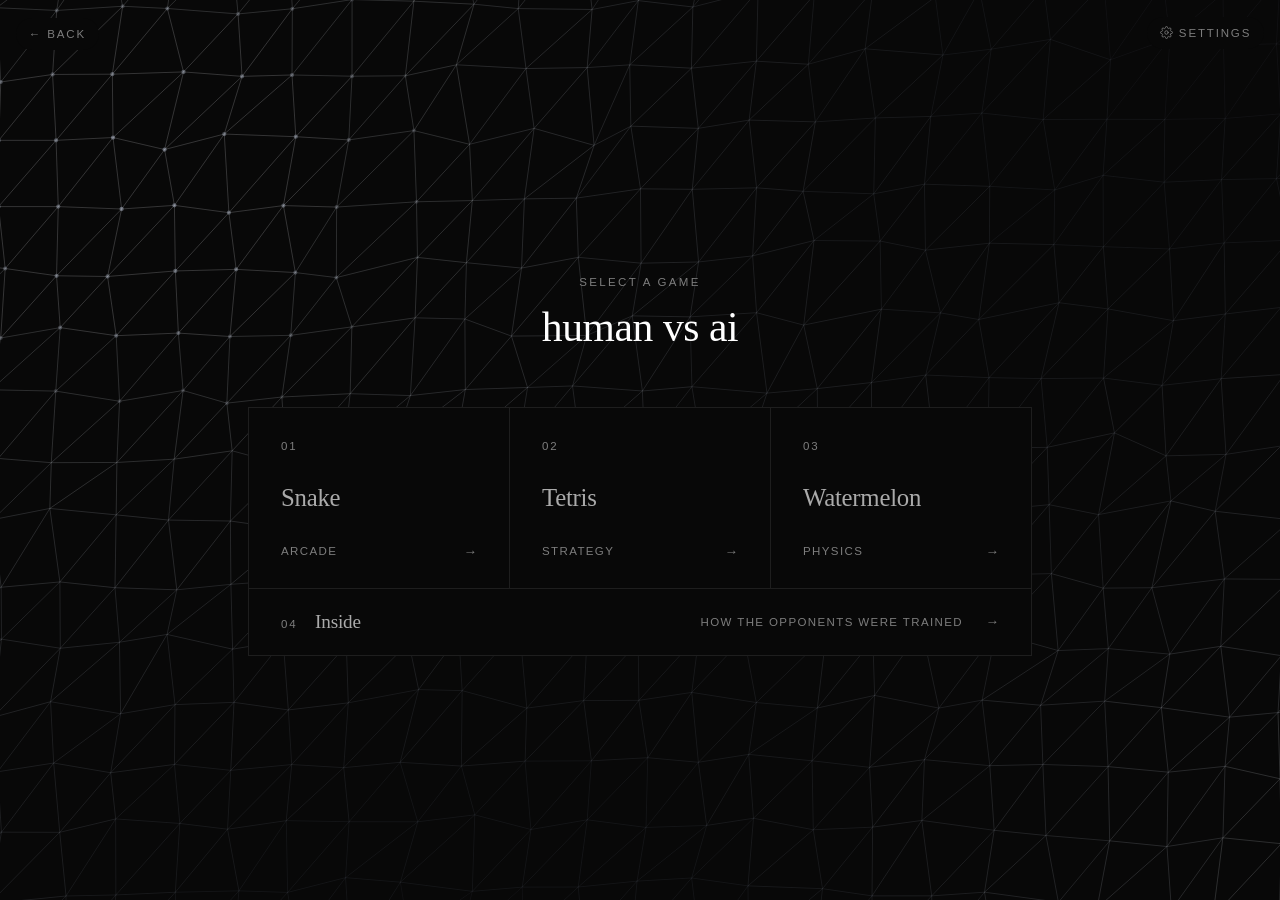
<file: select.html>
<!doctype html>
<html lang="en">
<head>
    <meta charset="UTF-8" />
    <meta name="viewport" content="width=device-width, initial-scale=1.0" />
        <meta name="description" content="Choose a game to play against a trained AI opponent running in your browser." />
        <meta name="theme-color" content="#080808" />
        <link rel="icon" href="data:image/svg+xml,%3Csvg xmlns='http://www.w3.org/2000/svg' viewBox='0 0 32 32'%3E%3Crect width='32' height='32' rx='7' fill='%23080808'/%3E%3Ctext x='16' y='21' font-family='Arial' font-size='13' font-weight='700' fill='%23cfe4ff' text-anchor='middle'%3Evs%3C/text%3E%3C/svg%3E" />
    <title>Select — Human vs AI</title>
    <style>
        *, *::before, *::after { box-sizing: border-box; margin: 0; padding: 0; }
        html, body {
            width: 100%; min-height: 100%;
            background: #080808; color: #fff;
            font-family: 'Helvetica Neue', Helvetica, Arial, sans-serif;
        }
        /* pointer-events: none — the renderers track the cursor on window, so the
           canvas never needs to receive events itself, and a fullscreen fixed
           element that does is one stacking-order mistake away from swallowing
           every click on the page. */
        #mesh { position: fixed; inset: 0; width: 100%; height: 100%; z-index: 0;
                pointer-events: none; }
        .back {
            position: fixed; top: 1.6rem; left: 1.8rem;
            display: inline-flex; align-items: center; gap: 0.4em;
            font-size: 0.72rem; letter-spacing: 0.16em; text-transform: uppercase;
            color: #555; text-decoration: none; transition: color 0.15s; z-index: 100;
        }
        .back:hover { color: #bbb; }
        .page {
            min-height: 100vh; display: flex; flex-direction: column;
            align-items: center; justify-content: center;
            padding: 6rem 2rem 4rem; position: relative; z-index: 10;
        }
        .header {
            text-align: center; margin-bottom: 3.5rem;
            opacity: 0; transform: translateY(16px);
            animation: up 0.9s cubic-bezier(0.16,1,0.3,1) 0.05s forwards;
        }
        .header .eyebrow {
            font-size: 0.72rem; letter-spacing: 0.2em; text-transform: uppercase;
            color: #555; margin-bottom: 0.9rem;
        }
        .header h1 {
            font-family: Georgia, 'Times New Roman', serif;
            font-size: clamp(1.6rem, 3.5vw, 2.6rem);
            font-weight: 300; letter-spacing: -0.01em; color: #fff;
        }
        .grid {
            display: grid; grid-template-columns: repeat(3, minmax(0, 260px));
            justify-content: center;
            gap: 1px; width: fit-content; max-width: 100%;
            background: #1e1e1e; border: 1px solid #1e1e1e;
            opacity: 0; animation: up 0.9s cubic-bezier(0.16,1,0.3,1) 0.22s forwards;
        }
        @media (max-width: 720px) {
            /* One column. auto-fit made two columns between ~560 and 720px and
               left an empty cell showing the grid's background. */
            .grid { grid-template-columns: minmax(0, 340px); }
        }
        .card {
            display: flex; flex-direction: column; justify-content: space-between;
            padding: 2rem 2rem 1.8rem; background: #080808;
            text-decoration: none; color: #aaa; min-height: 180px;
            transition: background 0.18s, color 0.18s; position: relative; overflow: hidden;
        }
        .card::after {
            content: ''; position: absolute; inset: 0;
            border: 1px solid transparent; transition: border-color 0.18s; pointer-events: none;
        }
        .card:hover { background: #111; color: #fff; }
        .card:hover::after { border-color: rgba(255,255,255,0.15); }
        .card-num { font-size: 0.72rem; letter-spacing: 0.16em; text-transform: uppercase; color: #444; }
        .card-name {
            font-family: Georgia, 'Times New Roman', serif;
            font-size: 1.55rem; font-weight: 300; letter-spacing: -0.01em; line-height: 1.1; color: inherit;
        }
        .card-meta { display: flex; align-items: center; justify-content: space-between; }
        .card-tag { font-size: 0.72rem; letter-spacing: 0.12em; text-transform: uppercase; color: #444; }
        .card-arrow { font-size: 0.85rem; color: #444; transition: transform 0.2s, color 0.18s; }
        .card:hover .card-arrow { transform: translateX(4px); color: #aaa; }
        /* Spans all three game cards. Laid out as one horizontal bar rather
           than a tall card, so it reads as a different kind of destination
           instead of a fourth game. */
        .card-wide {
            grid-column: 1 / -1;
            flex-direction: row; align-items: center; justify-content: space-between;
            min-height: 0; padding: 1.4rem 2rem;
        }
        .card-wide .wide-left { display: flex; align-items: baseline; gap: 1.1rem; }
        .card-wide .wide-right { display: flex; align-items: center; gap: 1.4rem; }
        .card-wide .card-name { font-size: 1.2rem; }
        @media (max-width: 720px) {
            .card-wide .card-tag { display: none; }
        }

        .foot {
            margin-top: 4rem; font-size: 0.6875rem; letter-spacing: 0.12em;
            color: rgba(255,255,255,0.1); text-transform: uppercase;
            opacity: 0; animation: up 0.9s cubic-bezier(0.16,1,0.3,1) 0.45s forwards;
        }
        /* ── Settings ───────────────────────────────────────────────────────
           Opposite corner to the back link, so the two never crowd. */
        .settings-btn {
            position: fixed; top: 1.5rem; right: 1.8rem; z-index: 120;
            display: inline-flex; align-items: center; gap: 0.5em;
            background: none; border: 0; cursor: pointer;
            font-family: inherit; font-size: 0.72rem;
            letter-spacing: 0.16em; text-transform: uppercase;
            color: #555; transition: color 0.15s;
        }
        .settings-btn:hover, .settings-btn[aria-expanded="true"] { color: #ddd; }
        .settings-btn svg { width: 13px; height: 13px; }

        .settings-panel {
            position: fixed; top: 3.9rem; right: 1.8rem; z-index: 119;
            width: min(340px, calc(100vw - 3rem));
            background: #0c0c0c; border: 1px solid #222;
            padding: 1.3rem 1.3rem 1.1rem;
            opacity: 0; transform: translateY(-6px); pointer-events: none;
            transition: opacity 0.18s, transform 0.18s;
        }
        .settings-panel.open { opacity: 1; transform: none; pointer-events: auto; }
        .settings-panel[hidden] { display: none; }
        /* Behind the open panel: dims the cards it overlaps, so the panel
           reads as a popover on top of them rather than as part of the grid.
           A click on it lands on the document handler and closes the panel. */
        .settings-scrim {
            position: fixed; inset: 0; z-index: 118;
            background: rgba(8, 8, 8, 0.55);
            opacity: 0; pointer-events: none; transition: opacity 0.18s;
        }
        .settings-scrim.open { opacity: 1; pointer-events: auto; }

        .settings-title {
            font-size: 0.6875rem; letter-spacing: 0.14em; text-transform: uppercase;
            color: #4a4a4a; margin-bottom: 0.5rem;
        }
        .settings-blurb {
            font-size: 0.6875rem; line-height: 1.7; color: #6a6a6a;
            margin-bottom: 1rem;
        }
        .settings-opt {
            display: block; width: 100%; text-align: left;
            background: #080808; border: 1px solid #1c1c1c;
            color: #999; font-family: inherit; cursor: pointer;
            padding: 0.6rem 0.75rem; margin-bottom: 4px;
            transition: border-color 0.14s, color 0.14s, background 0.14s;
        }
        .settings-opt:hover { color: #fff; border-color: #333; background: #101010; }
        .settings-opt.on { color: #fff; border-color: #cfe4ff; background: #101418; }
        .settings-opt b {
            display: block; font-size: 0.74rem; font-weight: 400;
            margin-bottom: 0.15rem;
        }
        .settings-opt span { font-size: 0.6875rem; color: #5f5f5f; line-height: 1.5; }
        .settings-opt.on span { color: #7e94ab; }
        .settings-foot {
            margin-top: 0.9rem; font-size: 0.6875rem; line-height: 1.6; color: #4a4a4a;
        }

        @keyframes up { to { opacity: 1; transform: translateY(0); } }
        @media (prefers-reduced-motion: reduce) {
            .header, .grid, .foot { animation: none; opacity: 1; transform: none; }
        }
    </style>
    <link rel="stylesheet" href="shared/themes.css?v=f4c9a47" />
    <script>
    // Before first paint: a themed page must not flash the default
    // palette while settings.js loads.
    try {
        var _s = JSON.parse(localStorage.getItem("humanvsai.settings") || "{}");
        document.documentElement.setAttribute("data-theme", _s.theme || "mesh");
    } catch (e) { document.documentElement.setAttribute("data-theme", "mesh"); }
    </script>
</head>
<body>
    <canvas id="mesh"></canvas>
    <a class="back" href="index.html">← back</a>

    <button class="settings-btn" id="settings-btn" aria-expanded="false"
            aria-controls="settings-panel">
        <svg viewBox="0 0 24 24" fill="none" stroke="currentColor" stroke-width="1.6"
             stroke-linecap="round" stroke-linejoin="round" aria-hidden="true">
            <circle cx="12" cy="12" r="3.2"></circle>
            <path d="M19.4 15a1.65 1.65 0 0 0 .33 1.82l.06.06a2 2 0 1 1-2.83 2.83l-.06-.06a1.65 1.65 0 0 0-1.82-.33 1.65 1.65 0 0 0-1 1.51V21a2 2 0 1 1-4 0v-.09A1.65 1.65 0 0 0 9 19.4a1.65 1.65 0 0 0-1.82.33l-.06.06a2 2 0 1 1-2.83-2.83l.06-.06A1.65 1.65 0 0 0 4.6 15a1.65 1.65 0 0 0-1.51-1H3a2 2 0 1 1 0-4h.09A1.65 1.65 0 0 0 4.6 9a1.65 1.65 0 0 0-.33-1.82l-.06-.06a2 2 0 1 1 2.83-2.83l.06.06A1.65 1.65 0 0 0 9 4.6a1.65 1.65 0 0 0 1-1.51V3a2 2 0 1 1 4 0v.09a1.65 1.65 0 0 0 1 1.51 1.65 1.65 0 0 0 1.82-.33l.06-.06a2 2 0 1 1 2.83 2.83l-.06.06A1.65 1.65 0 0 0 19.4 9v0a1.65 1.65 0 0 0 1.51 1H21a2 2 0 1 1 0 4h-.09a1.65 1.65 0 0 0-1.51 1z"></path>
        </svg>
        <span id="settings-label">settings</span>
    </button>

    <div class="settings-scrim" id="settings-scrim" aria-hidden="true"></div>
    <div class="settings-panel" id="settings-panel" hidden>
        <p class="settings-title">Theme</p>
        <div class="theme-row" id="settings-theme"></div>

        <p class="settings-title" style="margin-top:1.3rem">AI difficulty</p>
        <p class="settings-blurb">
            Every opponent picks its move from a score it gives each option.
            Easing off does not slow it down: it samples from its own move scores,
            so the lower it rated a move, the less often it plays it. Same model,
            weaker play.
        </p>
        <div id="settings-difficulty"></div>
        <p class="settings-foot">
            Applies to all three games and is remembered on this device.
        </p>
    </div>
    <div class="page">
        <div class="header">
            <p class="eyebrow">select a game</p>
            <h1>human vs ai</h1>
        </div>
        <div class="grid">
            <a class="card" href="snake/game.html">
                <span class="card-num">01</span>
                <span class="card-name">Snake</span>
                <div class="card-meta">
                    <span class="card-tag">arcade</span>
                    <span class="card-arrow">→</span>
                </div>
            </a>
            <a class="card" href="tetris/game.html">
                <span class="card-num">02</span>
                <span class="card-name">Tetris</span>
                <div class="card-meta">
                    <span class="card-tag">strategy</span>
                    <span class="card-arrow">→</span>
                </div>
            </a>
            <a class="card" href="watermelon/game.html">
                <span class="card-num">03</span>
                <span class="card-name">Watermelon</span>
                <div class="card-meta">
                    <span class="card-tag">physics</span>
                    <span class="card-arrow">→</span>
                </div>
            </a>
            <a class="card card-wide" href="inside.html">
                <div class="wide-left">
                    <span class="card-num">04</span>
                    <span class="card-name">Inside</span>
                </div>
                <div class="wide-right">
                    <span class="card-tag">how the opponents were trained</span>
                    <span class="card-arrow">→</span>
                </div>
            </a>
        </div>
    </div>

    <!-- The mesh background is shared with inside.html. -->
    <script src="shared/backgrounds.js?v=f4c9a47"></script>
    <script src="shared/mesh.js?v=f4c9a47"></script>
    <script src="shared/settings.js?v=f4c9a47"></script>
    <script>
    initMesh('mesh');

    (() => {
        const btn = document.getElementById('settings-btn');
        const panel = document.getElementById('settings-panel');
        const label = document.getElementById('settings-label');
        const list = document.getElementById('settings-difficulty');

        const themeRow = document.getElementById('settings-theme');
        const scrim = document.getElementById('settings-scrim');

        function renderThemes() {
            const t = Settings.get().theme;
            themeRow.innerHTML = Settings.THEMES.map(x => `
                <button type="button" class="theme-swatch${x.id === t ? ' on' : ''}"
                        data-theme-id="${x.id}" aria-pressed="${x.id === t}" title="${x.label}">
                    <i style="background:${x.swatch}"></i><b>${x.label}</b>
                </button>`).join('');
        }
        /* Choices update the existing buttons instead of rebuilding them.
           Rebuilding threw keyboard focus back to the top of the page on every
           choice, and nothing announced which option was now selected. */
        function syncThemes() {
            const t = Settings.get().theme;
            themeRow.querySelectorAll('[data-theme-id]').forEach(b => {
                const on = b.dataset.themeId === t;
                b.classList.toggle('on', on);
                b.setAttribute('aria-pressed', String(on));
            });
        }
        themeRow.addEventListener('click', (e) => {
            const b = e.target.closest('[data-theme-id]');
            // Re-picking the current theme used to restart its background.
            if (!b || b.dataset.themeId === Settings.get().theme) return;
            Settings.set({ theme: b.dataset.themeId });
            Settings.applyTheme(b.dataset.themeId);
            syncThemes();
        });

        function render() {
            const current = Settings.get().difficulty;
            list.innerHTML = Settings.DIFFICULTY.map(d => `
                <button type="button" class="settings-opt${d.id === current ? ' on' : ''}"
                        data-id="${d.id}" aria-pressed="${d.id === current}">
                    <b>${d.label}</b><span>${d.hint}</span>
                </button>`).join('');
            syncLabel();
        }
        function syncDifficulty() {
            const current = Settings.get().difficulty;
            list.querySelectorAll('[data-id]').forEach(b => {
                const on = b.dataset.id === current;
                b.classList.toggle('on', on);
                b.setAttribute('aria-pressed', String(on));
            });
            syncLabel();
        }
        // Surface the choice on the button itself, so a weakened opponent
        // is never a surprise the player has forgotten about.
        function syncLabel() {
            const current = Settings.get().difficulty;
            const chosen = Settings.DIFFICULTY.find(d => d.id === current) || Settings.DIFFICULTY[0];
            label.textContent = current === 'full'
                ? 'settings' : `settings · ${chosen.label.toLowerCase()}`;
        }

        list.addEventListener('click', (e) => {
            const b = e.target.closest('[data-id]');
            if (!b) return;
            Settings.set({ difficulty: b.dataset.id });
            syncDifficulty();
        });

        function open(v) {
            btn.setAttribute('aria-expanded', String(v));
            panel.hidden = false;
            // Force a reflow between un-hiding and adding the class, so the
            // transition still runs from the right starting point. This used
            // to be a requestAnimationFrame, which never fires while the tab
            // is not compositing — the panel then simply never opened.
            void panel.offsetHeight;
            panel.classList.toggle('open', v);
            scrim.classList.toggle('open', v);
            if (!v) setTimeout(() => {
                if (!panel.classList.contains('open')) panel.hidden = true;
            }, 200);
        }

        btn.addEventListener('click', (e) => {
            e.stopPropagation();
            open(btn.getAttribute('aria-expanded') !== 'true');
        });
        panel.addEventListener('click', (e) => e.stopPropagation());
        document.addEventListener('click', () => {
            if (btn.getAttribute('aria-expanded') === 'true') open(false);
        });
        // Tabbing out of the open panel closes it. It used to stay open while
        // focus walked on to the cards hidden behind it.
        panel.addEventListener('focusout', (e) => {
            const to = e.relatedTarget;
            if (to && !panel.contains(to) && to !== btn &&
                btn.getAttribute('aria-expanded') === 'true') open(false);
        });
        document.addEventListener('keydown', (e) => {
            if (e.key === 'Escape' && btn.getAttribute('aria-expanded') === 'true') {
                open(false);
                btn.focus();   // back to where the keyboard user came from
            }
        });

        renderThemes();
        render();
    })();
    </script>
</body>
</html>
</file>
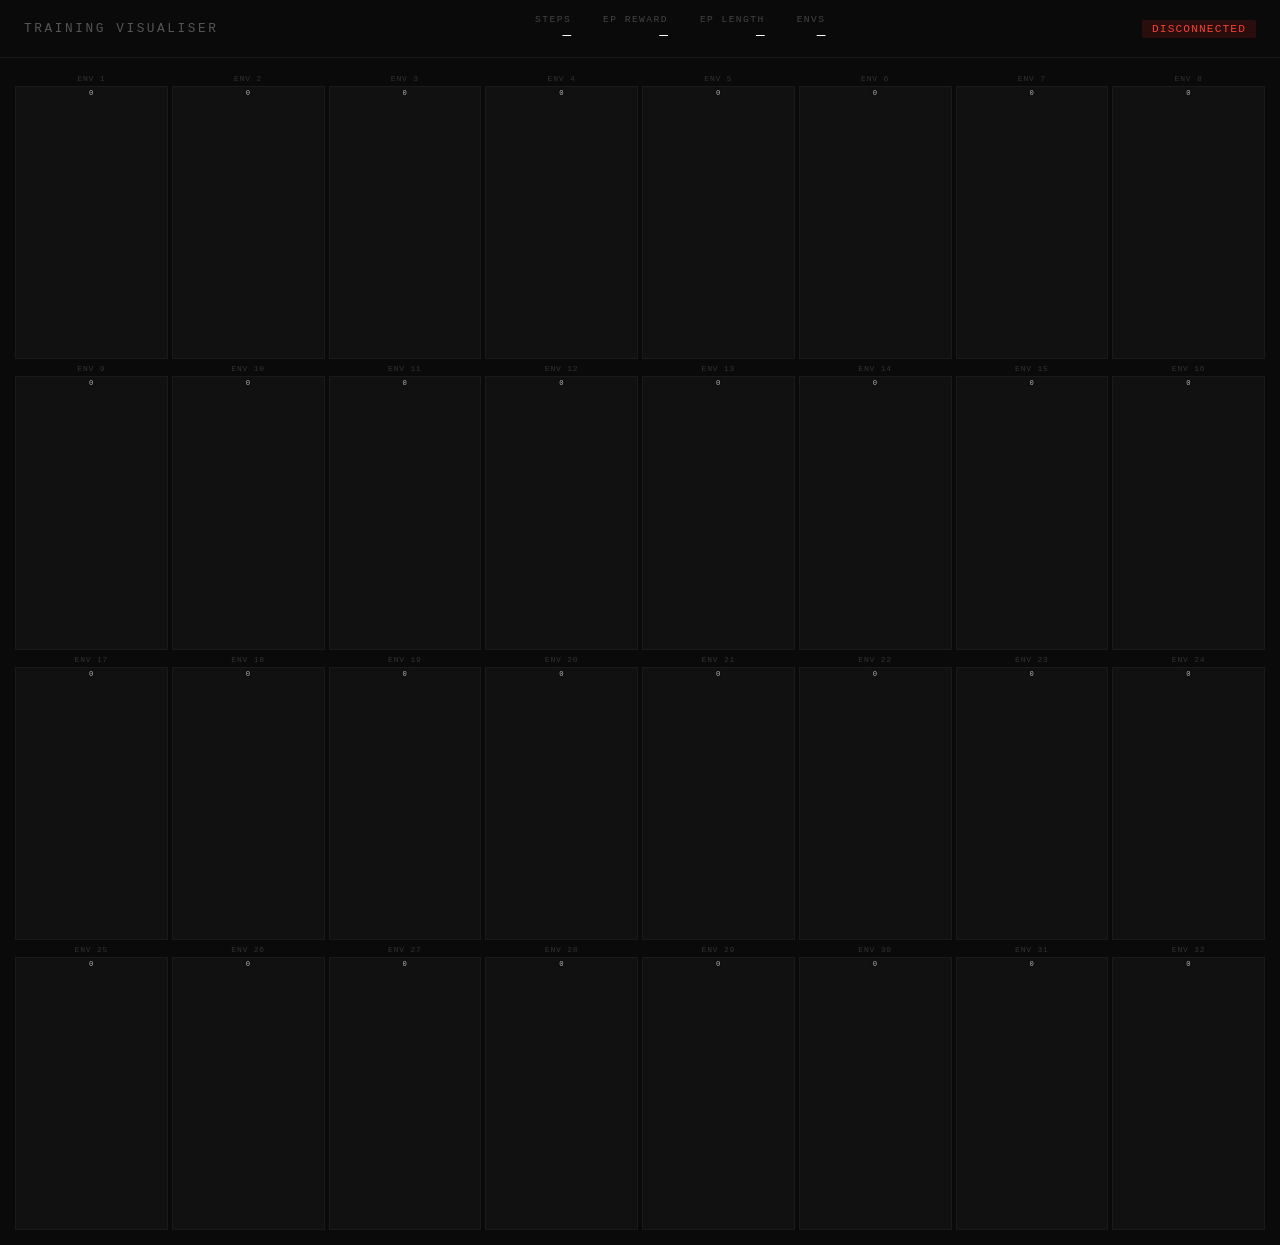
<file: tetris/training/visualiser.html>
<!DOCTYPE html>
<html lang="en">
<head>
<meta charset="UTF-8">
<title>Tetris Training — Live Visualiser</title>
<style>
  * { box-sizing: border-box; margin: 0; padding: 0; }

  body {
    background: #0a0a0a;
    color: #fff;
    font-family: 'Courier New', monospace;
    min-height: 100vh;
  }

  header {
    display: flex;
    align-items: center;
    justify-content: space-between;
    padding: 14px 24px;
    border-bottom: 1px solid #1a1a1a;
    position: sticky;
    top: 0;
    background: #0a0a0a;
    z-index: 10;
  }

  header h1 {
    font-size: 0.8rem;
    font-weight: 400;
    letter-spacing: 0.2em;
    color: #555;
    text-transform: uppercase;
  }

  #stats {
    display: flex;
    gap: 32px;
    font-size: 0.75rem;
  }

  .stat {
    display: flex;
    flex-direction: column;
    align-items: flex-end;
    gap: 2px;
  }

  .stat-label {
    color: #444;
    font-size: 0.6rem;
    letter-spacing: 0.15em;
    text-transform: uppercase;
  }

  .stat-value {
    color: #fff;
    font-size: 0.9rem;
    font-variant-numeric: tabular-nums;
  }

  #status {
    font-size: 0.7rem;
    padding: 3px 10px;
    border-radius: 2px;
    background: #1a1a1a;
    color: #555;
    letter-spacing: 0.1em;
  }

  #status.connected { background: #0d2a0d; color: #4caf50; }
  #status.error     { background: #2a0d0d; color: #f44336; }

  #grid {
    display: grid;
    grid-template-columns: repeat(8, 1fr);
    gap: 6px;
    padding: 16px;
  }

  .env-wrap {
    display: flex;
    flex-direction: column;
    align-items: center;
    gap: 4px;
  }

  .env-label {
    font-size: 0.5rem;
    color: #333;
    letter-spacing: 0.1em;
  }

  .env-canvas-wrap {
    position: relative;
    width: 100%;
  }

  canvas.env-canvas {
    display: block;
    image-rendering: pixelated;
    width: 100%;
    aspect-ratio: 10/18;
    outline: 1px solid #1a1a1a;
  }

  .piece-counter {
    position: absolute;
    top: 2px;
    left: 0;
    width: 100%;
    text-align: center;
    font-size: 0.45rem;
    color: rgba(255,255,255,0.7);
    pointer-events: none;
    letter-spacing: 0.05em;
    text-shadow: 0 0 3px #000;
  }

  /* Colour map matching game.js exactly */
</style>
</head>
<body>

<header>
  <h1>Training Visualiser</h1>
  <div id="stats">
    <div class="stat">
      <span class="stat-label">Steps</span>
      <span class="stat-value" id="stat-steps">—</span>
    </div>
    <div class="stat">
      <span class="stat-label">Ep Reward</span>
      <span class="stat-value" id="stat-reward">—</span>
    </div>
    <div class="stat">
      <span class="stat-label">Ep Length</span>
      <span class="stat-value" id="stat-len">—</span>
    </div>
    <div class="stat">
      <span class="stat-label">Envs</span>
      <span class="stat-value" id="stat-envs">—</span>
    </div>
  </div>
  <div id="status">CONNECTING...</div>
</header>

<div id="grid"></div>

<script>
// Colours matching game.js CONFIG.COLORS exactly
var COLORS = [
  "#FF0D72","#0DC2FF","#0DFF72","#F538FF",
  "#FF8E0D","#FFE138","#3877FF"
];

var ARENA_W = 10, ARENA_H = 18;
var canvases = [];
var ctxs     = [];
var grid     = document.getElementById("grid");
var statusEl = document.getElementById("status");

function createGrid(n) {
  grid.innerHTML = "";
  canvases = [];
  ctxs     = [];

  // Responsive columns
  var cols = n <= 8 ? n : n <= 16 ? 8 : n <= 24 ? 8 : 8;
  grid.style.gridTemplateColumns = "repeat(" + cols + ", 1fr)";

  for (var i = 0; i < n; i++) {
    var wrap   = document.createElement("div");
    wrap.className = "env-wrap";

    var label  = document.createElement("div");
    label.className = "env-label";
    label.textContent = "ENV " + (i + 1);

    var canvasWrap = document.createElement("div");
    canvasWrap.className = "env-canvas-wrap";

    var canvas = document.createElement("canvas");
    canvas.className  = "env-canvas";
    canvas.width      = ARENA_W;
    canvas.height     = ARENA_H;

    var ctx = canvas.getContext("2d");
    ctx.fillStyle = "#111";
    ctx.fillRect(0, 0, ARENA_W, ARENA_H);

    var counter = document.createElement("div");
    counter.className = "piece-counter";
    counter.textContent = "0";

    canvasWrap.appendChild(canvas);
    canvasWrap.appendChild(counter);
    wrap.appendChild(label);
    wrap.appendChild(canvasWrap);
    grid.appendChild(wrap);

    canvases.push(canvas);
    ctxs.push(ctx);
  }
}

function drawEnv(idx, board, pieces) {
  if (idx >= ctxs.length) return;
  var ctx = ctxs[idx];

  // Background
  ctx.fillStyle = "#111";
  ctx.fillRect(0, 0, ARENA_W, ARENA_H);

  // Cells
  for (var r = 0; r < ARENA_H; r++) {
    for (var c = 0; c < ARENA_W; c++) {
      var v = board[r] && board[r][c];
      if (!v) continue;
      ctx.fillStyle = COLORS[Math.max(0, (v - 1)) % COLORS.length];
      ctx.fillRect(c, r, 1, 1);
    }
  }

  // Danger line at row 3
  ctx.fillStyle = "rgba(255,40,40,0.5)";
  ctx.fillRect(0, 3, ARENA_W, 0.15);

  // Update piece counter
  var counters = document.querySelectorAll(".piece-counter");
  if (counters[idx]) {
    counters[idx].textContent = pieces !== undefined ? pieces + " pcs" : "";
  }
}

function updateStats(data) {
  document.getElementById("stat-steps").textContent =
    data.steps ? data.steps.toLocaleString() : "—";
  document.getElementById("stat-reward").textContent =
    data.mean_r !== undefined ? (data.mean_r > 0 ? "+" : "") + data.mean_r.toFixed(1) : "—";
  document.getElementById("stat-len").textContent =
    data.mean_len !== undefined ? data.mean_len.toFixed(1) : "—";
  document.getElementById("stat-envs").textContent =
    data.n_envs || "—";
}

// ── WebSocket connection ──────────────────────────────────────────────────────
var ws, reconnectTimer;
var gridCreated = false;

function connect() {
  statusEl.textContent   = "CONNECTING...";
  statusEl.className     = "";

  ws = new WebSocket("ws://localhost:8765");

  ws.onopen = function() {
    statusEl.textContent = "LIVE";
    statusEl.className   = "connected";
    clearTimeout(reconnectTimer);
  };

  ws.onmessage = function(e) {
    try {
      var data = JSON.parse(e.data);

      // Create grid on first message or if n_envs changes
      if (!gridCreated || canvases.length !== data.n_envs) {
        createGrid(data.n_envs || 32);
        gridCreated = true;
      }

      // Draw each environment
      // Draw each environment
      if (data.envs) {
        for (var i = 0; i < data.envs.length; i++) {
          var env    = data.envs[i];
          var board  = Array.isArray(env) ? env : env.board;
          var pieces = Array.isArray(env) ? undefined : env.pieces;
          drawEnv(i, board, pieces);
        }
      }

      updateStats(data);
    } catch(err) {
      console.error("Parse error:", err);
    }
  };

  ws.onclose = function() {
    statusEl.textContent = "DISCONNECTED";
    statusEl.className   = "error";
    reconnectTimer = setTimeout(connect, 2000);
  };

  ws.onerror = function() {
    statusEl.textContent = "ERROR — is visualiser_server.py running?";
    statusEl.className   = "error";
  };
}

// Init with empty grid while waiting
createGrid(32);
connect();
</script>
</body>
</html>
</file>
<file: shared/themes.css>
/* Site-wide themes.
 *
 * Loaded AFTER each page's own <style> block, so these rules win at equal
 * specificity without every page having to be rewritten in variables. The
 * default theme's values are the site's original colours exactly, so leaving
 * the theme alone changes nothing.
 *
 * A theme is a palette plus a background renderer — mesh.js reads
 * data-theme and draws accordingly. The backgrounds all react to the cursor,
 * because that is the part of the reference site that made it worth copying:
 * the page feeling like a surface you are disturbing rather than a picture.
 */

:root {
    /* ── Mesh: the original. Near-black, cool blue-white mesh. ───────────── */
    --bg:          #080808;
    --bg-soft:     #0a0a0a;
    --panel:       #0c0c0c;
    --panel-hi:    #111;
    --fg:          #ffffff;
    --fg-muted:    #aaaaaa;
    /* #7d7d7d, not the original #6a6a6a. --dim carries most of the site's
       small print, and at #6a6a6a it measured 3.72:1 against this theme's
       #080808 page — and worse, 2.26:1 where that print used --dimmer. Some of
       it sits on --bg-soft (#0a0a0a) rather than --bg, so the value has to
       clear 4.5:1 against the lighter of the two: this gives 4.87 and 4.82. */
    --dim:         #7d7d7d;
    --dimmer:      #4a4a4a;
    --faint:       rgba(255, 255, 255, 0.1);
    --line:        #1e1e1e;
    --line-soft:   #141414;
    --accent:      #cfe4ff;
    --accent-2:    #8fd6a8;
    --warn:        #d98a8a;
    --serif:       Georgia, 'Times New Roman', serif;

    /* Read by the canvas charts on the Inside page, which cannot use CSS. */
    --chart-grid:  #161616;
    --chart-axis:  #4a4a4a;
    --chart-ink:   #cfe4ff;
    --chart-track: #1a1a1a;
    /* A run still in progress. Amber on the dark themes; the light themes
       darken it, because #e0c07a on paper measured 1.75:1. */
    --chart-running: #e0c07a;
    /* The Inside page's network drawing, as bare "r, g, b" triples so the
       canvas can apply its own alpha. Positive / negative weights, the halo
       and colour a firing neuron moves toward, and the resting colour of the
       input, hidden and output columns. Dark themes brighten toward white as
       a neuron fires; the light themes darken toward ink instead, because a
       white halo on a white page is not there at all. */
    --brain-pos:   140, 190, 255;
    --brain-neg:   235, 130, 130;
    --brain-fire:  255, 255, 255;
    --brain-halo:  190, 220, 255;
    --brain-in:    127, 155, 191;
    --brain-mid:   95, 107, 122;
    --brain-out:   207, 228, 255;
    --mono:        ui-monospace, SFMono-Regular, Menlo, monospace;
    --grain:       0;
    --glow:        207, 228, 255;

    /* THE PLAY AREA ITSELF. Snake and Tetris used to hardcode a black board
       and white score text, which on the two light themes put a pair of black
       slabs on a paper-white page — the single ugliest thing in the set. These
       defaults are the original colours exactly, so the dark themes are
       unchanged; the light themes override them below. */
    --board-bg:    #000000;
    --board-ink:   #ffffff;
    --board-edge:  #2a2a2a;
    --board-scrim: 0, 0, 0;

    /* Native scrollbars and form controls follow the palette. Overridden to
       light on Filings and Dispersion below. */
    color-scheme: dark;
}


/* ═══ Shared chrome ═════════════════════════════════════════════════════════
   Maps the pages' existing classes onto the palette, so no page had to be
   rewritten in variables. Loaded after each page's own <style>, so these win
   at equal specificity. The default theme's values are the original colours,
   so leaving the theme alone changes nothing. */

/* The page colour goes on html ONLY; body stays transparent. Every page's
   background renderer is a position:fixed canvas, and on the game pages it
   sits at z-index -1 so no game markup had to be restacked. A negative layer
   paints above the ROOT background but below body's, so a painted body hid
   the theme's background on all three game pages — and since body is only
   100% tall, the backdrop showed below it as a hard seam once you scrolled
   to the inspector. html's background covers the whole canvas, however far
   the page scrolls. Transparent beats each game's own `html, body` rule
   because this file loads after it. */
html { background: var(--bg); color: var(--fg); }
body { background: transparent; color: var(--fg); }

/* The back link (and select's settings button) is fixed, so it floats over
   whatever scrolls beneath it: board edges, Inside's charts. A pill in the page
   colour keeps it legible there, and the padding makes it a real tap target —
   it was 41x11px. The negative margin cancels the padding, so the text stays
   exactly where each page put it. */
.back, .back-nav, .settings-btn {
    color: var(--dim);
    font-size: 0.72rem;
    padding: 0.45rem 0.8rem; margin: -0.45rem -0.8rem;
    min-height: 2rem;
    border-radius: 999px;
    /* Opaque. At 84% the charts and copy scrolling under it showed through,
       which on Inside at tablet widths put body text inside the pill. */
    background: var(--bg);
}
.back:hover, .back-nav:hover { color: var(--fg-muted); }
.back:focus-visible, .back-nav:focus-visible, .settings-btn:focus-visible {
    outline: 2px solid var(--accent); outline-offset: 0;
}

.eyebrow, .header .eyebrow { color: var(--dim); }
h1, .header h1, .title { color: var(--fg); font-family: var(--serif); }
h2 { color: var(--fg); font-family: var(--serif); }
.lede { color: var(--fg-muted); }
.block-note, .how-to-read { color: var(--dim); }
.how-to-read b { color: var(--fg-muted); }
.chart-key { color: var(--dim); }
.omitted { color: var(--dim); }
/* --dim, not --faint: --faint is a hairline colour and measured ~1.2:1 as text. */
.foot { color: var(--dim); }

/* index */
.title .vs { color: var(--dim); }
.rule { background: var(--line); }
.enter { color: var(--fg-muted); border-color: var(--faint); }
.enter:hover { color: var(--fg); border-color: var(--accent); background: var(--panel-hi); }

/* select */
.grid { background: var(--line); border-color: var(--line); }
.card { background: var(--bg); color: var(--fg-muted); }
.card-num, .card-tag { font-size: 0.72rem; }
.card:hover { background: var(--panel-hi); color: var(--fg); }
.card:hover::after { border-color: var(--accent); }
.card-num, .card-tag, .card-arrow { color: var(--dim); }
.card:hover .card-arrow { color: var(--fg-muted); }

.settings-btn { color: var(--dim); }
.settings-btn:hover, .settings-btn[aria-expanded="true"] { color: var(--fg); }
/* Scrolls rather than running off a short landscape phone screen. The
   shadow lifts it off the cards it overlaps, so it reads as a popover rather
   than as part of the grid. */
.settings-panel { background: var(--panel); border-color: var(--line);
                  max-height: calc(100vh - 5rem); overflow-y: auto;
                  box-shadow: 0 18px 48px -8px rgba(0, 0, 0, 0.55), 0 0 0 1px var(--line); }
[data-theme="filings"] .settings-panel, [data-theme="dispersion"] .settings-panel {
    box-shadow: 0 18px 48px -10px rgba(0, 0, 0, 0.22), 0 0 0 1px var(--line);
}
/* Veils the page while the panel is open: what it covers is behind it. */
.settings-scrim { background: color-mix(in srgb, var(--bg) 58%, transparent); }
.settings-title { color: var(--dim); }
.settings-blurb, .settings-foot { color: var(--dim); }
.settings-opt { background: var(--bg); border-color: var(--line); color: var(--fg-muted); }
.settings-opt:hover { background: var(--panel-hi); color: var(--fg); border-color: var(--dimmer); }
.settings-opt.on { background: var(--panel-hi); color: var(--fg); border-color: var(--accent); }
.settings-opt span { color: var(--dim); }
.settings-opt.on span { color: var(--accent); }

/* inside */
.stats { background: var(--line); border-color: var(--line); }
.stat { background: var(--bg); }
.stat-num { color: var(--fg); font-family: var(--serif); }
.stat-label { color: var(--dim); }
.ctl-group { background: var(--line); border-color: var(--line); }
.ctl { background: var(--bg); color: var(--dim); }
.ctl:hover { color: var(--fg-muted); background: var(--panel-hi); }
.ctl.on { color: var(--fg); background: var(--panel-hi); }
.chart-wrap { background: var(--bg-soft); border-color: var(--line); }
.tip { background: var(--panel); border-color: var(--line); }
.tip .tip-run { color: var(--fg); }
.tip .tip-row { color: var(--dim); }
.tip .tip-row b { color: var(--fg-muted); }
.leg { color: var(--dim); }
.leg:hover { color: var(--fg); }
.leg-score { color: var(--dim); }
.ledger { border-color: var(--line); }
.row { color: var(--dim); border-top-color: var(--line-soft); }
.row:hover { background: var(--panel-hi); color: var(--fg-muted); }
.row.head, .row.head:hover { background: var(--bg-soft); color: var(--dim); }
.row-name { color: var(--fg-muted); }
.row-note { background: var(--panel-hi); color: var(--dim); }
.o-shipped { color: var(--accent); }
.o-improved { color: var(--accent-2); }
.o-rejected { color: var(--warn); }
.o-unknown { color: var(--dim); }
.arch-flow { background: var(--bg-soft); border-color: var(--line); }
.arch-step { border-right-color: var(--line-soft); }
.arch-kind { color: var(--dim); }
.arch-shape { color: var(--accent); }
.arch-params, .arch-summary { color: var(--dim); }
.arch-summary b { color: var(--fg); font-family: var(--serif); }
.heat-row { background: var(--line); border-color: var(--line); }
.heat-cell { background: var(--bg-soft); }
.heat-cell canvas { border-color: var(--line); }
.heat-label { color: var(--dim); }
.heat-label b { color: var(--fg-muted); }
.h2h-empty, .h2h-row { background: var(--bg-soft); border-color: var(--line); }
/* Was a fixed #6a6a6a: about 3.6:1 on every dark theme. */
.h2h-empty { color: var(--dim); }
/* Chart-key swatches that stand for canvas strokes: they must use the same
   tokens the canvas does, or the key describes a colour that is not drawn. */
.chart-key i.dash { background: repeating-linear-gradient(90deg, var(--chart-axis) 0 3px, transparent 3px 6px); }
.chart-key i.ring { border-color: var(--chart-axis); }
.o-running { color: var(--chart-running); }
.h2h-name { color: var(--fg-muted); }
.h2h-tally { color: var(--dim); }
.h2h-tally b { color: var(--accent-2); }
.h2h-tally i { color: var(--warn); }
.h2h-bar { background: var(--faint); }
.h2h-bar span { background: var(--fg); }
.h2h-other { color: var(--dim); }

/* Cards sit ON TOP of the particle field, and an opaque background punches a
   rectangle out of it. On Dispersion the card background is the same #ffffff
   as the page, so the four cards read as blank gaps rather than as cards —
   the motion simply stops where they are. A veil keeps the text legible while
   letting the background through. The default Mesh theme is left alone: its
   cards were designed against that background. */
[data-theme="flow"] .card, [data-theme="filings"] .card, [data-theme="sand"] .card, [data-theme="constellation"] .card, [data-theme="dispersion"] .card {
    background: var(--card-veil);
    /* The separators. The grid draws them by showing its own background
       through a 1px gap, but that background is OPAQUE, so the veil above
       was only ever veiling a flat --line rectangle: the field never showed
       through, and --dim text measured 4.37-4.48:1 on the tinted result. Each
       card outlines itself into the gap instead and the grid goes clear. */
    outline: 1px solid var(--line);
}
/* After the rule above, which otherwise replaced the focus ring with that
   1px hairline: keyboard focus on a card was all but invisible. */
[data-theme] .card:focus-visible { outline: 2px solid var(--accent); outline-offset: -2px; }
[data-theme="flow"] .grid, [data-theme="filings"] .grid, [data-theme="sand"] .grid,
[data-theme="constellation"] .grid, [data-theme="dispersion"] .grid {
    background: transparent;
}

/* The play area's frame. Snake and Tetris outline `main` with a hardcoded
   #2a2a2a, which is invisible against a light theme's board — so a themed
   board had no edge at all and bled into the page. */
[data-theme] #board-human .board-main,
[data-theme] #board-ai .board-main,
/* The pre-rename selectors, kept for one round so a game page that has not
   yet moved its board out of <main> keeps its frame. */
[data-theme] #board-human main,
[data-theme] #board-ai main { outline-color: var(--board-edge); }

/* Watermelon keeps its cream board (the fruit art is drawn for it), but its
   CHROME was built for a light page and reads badly on the dark themes: the
   score bubbles are stark white discs and the side controls are unstyled
   white/grey boxes. Tone the surfaces to the theme and let the text follow. */
[data-theme="mesh"] .bubble, [data-theme="flow"] .bubble,
[data-theme="sand"] .bubble, [data-theme="constellation"] .bubble {
    background: var(--panel-hi);
    border: 1px solid var(--line);
    color: var(--fg-muted);
}
[data-theme="mesh"] .bubble-title, [data-theme="flow"] .bubble-title,
[data-theme="sand"] .bubble-title, [data-theme="constellation"] .bubble-title {
    color: var(--dim);
}
[data-theme="mesh"] .highScore, [data-theme="flow"] .highScore,
[data-theme="sand"] .highScore, [data-theme="constellation"] .highScore,
[data-theme="mesh"] .shakes, [data-theme="flow"] .shakes,
[data-theme="sand"] .shakes, [data-theme="constellation"] .shakes {
    color: var(--fg-muted);
}
[data-theme="mesh"] .board-controls button,
[data-theme="flow"] .board-controls button,
[data-theme="sand"] .board-controls button,
[data-theme="constellation"] .board-controls button {
    background: var(--panel); border: 1px solid var(--line); color: var(--fg-muted);
}
[data-theme="mesh"] .board-controls button:hover:not(:disabled),
[data-theme="flow"] .board-controls button:hover:not(:disabled),
[data-theme="sand"] .board-controls button:hover:not(:disabled),
[data-theme="constellation"] .board-controls button:hover:not(:disabled) {
    background: var(--panel-hi); border-color: var(--accent); color: var(--fg);
}

/* The in-board controls overlay. Both games hardcode rgba(0,0,0,0.7) with pale
   text, which on a light theme is a dark grey slab covering most of the play
   area — the human board looked broken next to a correctly themed AI board.
   Reuses the same scrim/ink pair as the game-over and waiting overlays, so all
   three invert together. */
[data-theme] .board-main div.controls,
[data-theme] main div.controls {
    background: rgba(var(--board-scrim), 0.72);
    color: var(--board-ink);
}
[data-theme] .board-main div.controls p,
[data-theme] main div.controls p { color: var(--board-ink); }

/* Theme picker */
/* A 3x2 grid, not one row of six: at ~43px each, labels like CONSTELLATION
   were clipped at every panel width. */
.theme-row { display: grid; grid-template-columns: repeat(3, 1fr); gap: 4px; margin-top: 0.35rem; }
.theme-swatch {
    flex: 1 1 0; cursor: pointer; padding: 0; border: 1px solid var(--line);
    background: none; font-family: inherit; overflow: hidden;
    transition: border-color 0.14s;
}
.theme-swatch.on { border-color: var(--accent); }
.theme-swatch i { display: block; height: 34px; }
.theme-swatch b {
    /* 11px and capitalised rather than 9-10px in capitals: CONSTELLATION in
       capitals needed ~98px and its tile is ~87px on a phone, so the old fix
       was to shrink it to 9px — below the site's 11px floor. Mixed case is
       about 30% narrower and fits every tile at full size. */
    display: block; font-weight: 400; font-size: 0.6875rem;
    letter-spacing: 0.01em; text-transform: capitalize;
    padding: 0.4rem 0.2rem; color: var(--dim);
    white-space: nowrap;
}
@media (max-width: 380px) {
    .theme-row { gap: 3px; }
    .theme-swatch b { letter-spacing: 0; padding: 0.4rem 0.1rem; }
}
.theme-swatch.on b { color: var(--fg); }


/* ═══ Five motion themes ════════════════════════════════════════════════════
   Each pairs a restrained palette with one cursor-reactive motion. The
   palette stays minimal — two or three greys and no accent colour in the
   motion itself — so the interest comes from movement rather than decoration.
   That balance is the thing the earlier attempts got wrong in both directions.

   --particle-rgb is what the renderers draw with; --bg-rgb is what Flow fades
   its trails toward. Both must be bare "r, g, b" triples, not hex. */

/* Flow — warm off-white drifting over cold near-black. */
[data-theme="flow"] {
    --board-edge:  #1c1d24;
    --card-veil:   rgba(11, 12, 16, 0.55);
    --bg:          #0b0c10;
    --bg-soft:     #0b0c10;
    --panel:       #101116;
    --panel-hi:    #16171d;
    --fg:          #ece7d4;
    --fg-muted:    #c3bfb0;
    /* #858278: #807d73 cleared the page (4.75) but not --panel-hi (4.34),
       which is where the Watermelon bubble titles and the ledger notes sit. */
    --dim:         #858278;
    --dimmer:      #55534c;
    --faint:       rgba(236, 231, 212, 0.14);
    --line:        #1c1d24;
    --line-soft:   #15161c;
    --accent:      #ece7d4;
    /* A muted sage / terracotta pair, not two greys: the Inside page marks
       improved and rejected runs with these, and at #b8b3a2 / #8a857a the
       two read as one colour. 9.0:1 and 7.5:1 on --panel-hi. */
    --accent-2:    #9cc29a;
    --warn:        #d79a86;
    --chart-grid:  #171820;
    --chart-axis:  #7b786e;
    --chart-ink:   #ece7d4;
    --chart-track: #191a21;
    --particle-rgb: 236, 231, 212;
    --bg-rgb:       11, 12, 16;
}

/* Filings — ink on warm paper. */
[data-theme="filings"] {
    color-scheme: light;
    /* The board's own colour, not pure white, or the overlays' edge shows as
       a faint seam against the #fffefb board. */
    --board-scrim: 255, 254, 251;
    --board-bg:    #fffefb;
    --board-ink:   #141414;
    --board-edge:  #dddbd3;
    --card-veil:   rgba(244, 243, 239, 0.62);
    --bg:          #f4f3ef;
    --bg-soft:     #f4f3ef;
    --panel:       #ffffff;
    --panel-hi:    #eceae4;
    --fg:          #111111;
    --fg-muted:    #2b2b2b;
    /* #67665f, not #6d6c66: the old value was 4.38:1 on --panel-hi and 4.37
       where the select cards' veil let the grid's line colour through. */
    --dim:         #67665f;
    --dimmer:      #9c9b94;
    --faint:       #cfcdc5;
    --line:        #dddbd3;
    --line-soft:   #e8e6de;
    --accent:      #111111;
    /* Improved / rejected on the Inside page: a dark green and a brick red
       rather than two near-identical greys. Both clear 5.3:1 on --panel-hi. */
    --accent-2:    #2e6a3c;
    --warn:        #9b3d2f;
    --chart-grid:  #e4e2da;
    --chart-axis:  #9c9b94;
    --chart-ink:   #111111;
    --chart-track: #e4e2da;
    --particle-rgb: 17, 17, 17;
    --bg-rgb:       244, 243, 239;
    --chart-running: #8a6a1c;
    --brain-pos:   40, 105, 215;
    --brain-neg:   205, 60, 60;
    --brain-fire:  15, 55, 165;
    --brain-halo:  40, 105, 215;
    --brain-in:    95, 125, 170;
    --brain-mid:   128, 134, 144;
    --brain-out:   80, 120, 195;
}

/* Sand — white grains on true black. */
[data-theme="sand"] {
    --board-edge:  #1c1c1c;
    --card-veil:   rgba(0, 0, 0, 0.50);
    --bg:          #000000;
    --bg-soft:     #000000;
    --panel:       #0a0a0a;
    --panel-hi:    #131313;
    --fg:          #ffffff;
    --fg-muted:    #e0e0e0;
    --dim:         #7d7d7d;
    --dimmer:      #565656;
    --faint:       #2e2e2e;
    --line:        #1c1c1c;
    --line-soft:   #141414;
    --accent:      #ffffff;
    /* Muted green / red so improved and rejected differ in hue, not just by
       a step of grey. 9.5:1 and 7.3:1 on --panel-hi. */
    --accent-2:    #8cc79c;
    --warn:        #dc8e8e;
    --chart-grid:  #171717;
    --chart-axis:  #565656;
    --chart-ink:   #ffffff;
    --chart-track: #171717;
    --particle-rgb: 255, 255, 255;
    --bg-rgb:       0, 0, 0;
}

/* Constellation — cool blue-white on deep navy. */
[data-theme="constellation"] {
    --board-edge:  #16203f;
    --card-veil:   rgba(7, 11, 24, 0.55);
    --bg:          #070b18;
    --bg-soft:     #070b18;
    --panel:       #0b1124;
    --panel-hi:    #111a36;
    --fg:          #dfe8ff;
    --fg-muted:    #b3c1e4;
    --dim:         #7584ab;   /* #6f7ea6 was 4.25:1 on --panel-hi */
    --dimmer:      #4c587a;
    --faint:       rgba(223, 232, 255, 0.14);
    --line:        #16203f;
    --line-soft:   #111930;
    --accent:      #9db9ff;
    /* Teal / rose against the navy, so improved and rejected are told apart
       by hue. 8.7:1 and 7.5:1 on --panel-hi. */
    --accent-2:    #7cc8a8;
    --warn:        #e695a0;
    --chart-grid:  #141d3a;
    --chart-axis:  #6f7ea6;
    --chart-ink:   #9db9ff;
    --chart-track: #16203f;
    --particle-rgb: 157, 185, 255;
    --bg-rgb:       7, 11, 24;
}

/* Dispersion — black particles on white. */
[data-theme="dispersion"] {
    color-scheme: light;
    --board-scrim: 255, 255, 255;
    --board-bg:    #ffffff;
    --board-ink:   #000000;
    --board-edge:  #e2e2e2;
    --card-veil:   rgba(255, 255, 255, 0.62);
    --bg:          #ffffff;
    --bg-soft:     #ffffff;
    --panel:       #ffffff;
    --panel-hi:    #f4f4f4;
    --fg:          #000000;
    --fg-muted:    #141414;
    --dim:         #6a6a6a;
    --dimmer:      #9a9a9a;
    --faint:       #d0d0d0;
    --line:        #e2e2e2;
    --line-soft:   #eeeeee;
    --accent:      #000000;
    /* Dark green / brick red; both 5.8:1 or better on --panel-hi. */
    --accent-2:    #2b6a3b;
    --warn:        #a83a32;
    --chart-grid:  #ececec;
    --chart-axis:  #9a9a9a;
    --chart-ink:   #000000;
    --chart-track: #ececec;
    --particle-rgb: 0, 0, 0;
    --bg-rgb:       255, 255, 255;
    --chart-running: #8a6a1c;
    --brain-pos:   40, 105, 215;
    --brain-neg:   205, 60, 60;
    --brain-fire:  15, 55, 165;
    --brain-halo:  40, 105, 215;
    --brain-in:    95, 125, 170;
    --brain-mid:   128, 134, 144;
    --brain-out:   80, 120, 195;
}

/* Shared treatment for all five: one typeface, tight tracking, no texture.
   The palettes differ; the typography does not. */
[data-theme="flow"], [data-theme="filings"], [data-theme="sand"],
[data-theme="constellation"], [data-theme="dispersion"] {
    --serif: inherit;
}
[data-theme="flow"] h1, [data-theme="filings"] h1, [data-theme="sand"] h1,
[data-theme="constellation"] h1, [data-theme="dispersion"] h1,
[data-theme="flow"] h2, [data-theme="filings"] h2, [data-theme="sand"] h2,
[data-theme="constellation"] h2, [data-theme="dispersion"] h2,
[data-theme="flow"] .title, [data-theme="filings"] .title, [data-theme="sand"] .title,
[data-theme="constellation"] .title, [data-theme="dispersion"] .title,
[data-theme="flow"] .card-name, [data-theme="filings"] .card-name,
[data-theme="sand"] .card-name, [data-theme="constellation"] .card-name,
[data-theme="dispersion"] .card-name,
[data-theme="flow"] .stat-num, [data-theme="filings"] .stat-num,
[data-theme="sand"] .stat-num, [data-theme="constellation"] .stat-num,
[data-theme="dispersion"] .stat-num {
    font-family: 'Helvetica Neue', Helvetica, Arial, sans-serif;
    font-weight: 500;
    letter-spacing: -0.02em;
}
[data-theme="flow"] .eyebrow, [data-theme="filings"] .eyebrow,
[data-theme="sand"] .eyebrow, [data-theme="constellation"] .eyebrow,
[data-theme="dispersion"] .eyebrow,
[data-theme="flow"] .card-num, [data-theme="filings"] .card-num,
[data-theme="sand"] .card-num, [data-theme="constellation"] .card-num,
[data-theme="dispersion"] .card-num,
[data-theme="flow"] .card-tag, [data-theme="filings"] .card-tag,
[data-theme="sand"] .card-tag, [data-theme="constellation"] .card-tag,
[data-theme="dispersion"] .card-tag,
[data-theme="flow"] .stat-label, [data-theme="filings"] .stat-label,
[data-theme="sand"] .stat-label, [data-theme="constellation"] .stat-label,
[data-theme="dispersion"] .stat-label,
[data-theme="flow"] .ctl, [data-theme="filings"] .ctl, [data-theme="sand"] .ctl,
[data-theme="constellation"] .ctl, [data-theme="dispersion"] .ctl,
[data-theme="flow"] .back, [data-theme="filings"] .back, [data-theme="sand"] .back,
[data-theme="constellation"] .back, [data-theme="dispersion"] .back,
[data-theme="flow"] .back-nav, [data-theme="filings"] .back-nav,
[data-theme="sand"] .back-nav, [data-theme="constellation"] .back-nav,
[data-theme="dispersion"] .back-nav,
[data-theme="flow"] .board-label, [data-theme="filings"] .board-label,
[data-theme="sand"] .board-label, [data-theme="constellation"] .board-label,
[data-theme="dispersion"] .board-label {
    letter-spacing: 0.05em;
}

/* Game chrome follows the theme; the boards do not.
   On EVERY theme, Mesh included. These rules used to list only the five
   motion themes, so on Mesh (the default, and the theme most visitors see)
   the inspector, the checkpoint switcher and Watermelon's speed row fell back
   to their own defaults: #666 labels at 3.4:1, and on Watermelon a row of
   cream buttons built for a light page. Mesh's tokens are the original dark
   palette, so this changes nothing else there. */
[data-theme] .insp {
    --insp-fg: var(--fg-muted); --insp-dim: var(--dim); --insp-line: var(--line);
    --insp-panel: var(--panel); --insp-accent: var(--accent);
    --insp-cell-bg: var(--bg-soft); --insp-track: var(--line-soft);
}
/* Mesh has no --particle-rgb (its lattice is drawn by mesh.js, which does not
   read one), so it keeps inspector.css's own blue for the heat-map cells. */
[data-theme="flow"] .insp, [data-theme="filings"] .insp, [data-theme="sand"] .insp,
[data-theme="constellation"] .insp, [data-theme="dispersion"] .insp {
    --insp-cell-rgb: var(--particle-rgb);
}
[data-theme] .insp-cue {
    --insp-cue-fg: var(--dim); --insp-cue-hover: var(--fg);
}
/* The checkpoint switcher, same treatment as the inspector. Its defaults in
   checkpoints.css are tuned for the dark games, so the light themes (Filings,
   Dispersion) would otherwise put pale grey text on white. */
[data-theme] .ckpt {
    --ckpt-fg: var(--fg-muted); --ckpt-dim: var(--dim); --ckpt-line: var(--line);
    --ckpt-panel: var(--panel); --ckpt-accent: var(--accent);
}
/* The active rung's fill is a white wash in checkpoints.css, which is invisible
   on a light theme. */
[data-theme="filings"] .ckpt-btn.is-active,
[data-theme="dispersion"] .ckpt-btn.is-active {
    background: var(--panel-hi);
}
/* opacity: 1 because Watermelon dims its idle speed buttons to 0.6, which on
   top of --dim put them at about 2.4:1 on every theme. */
[data-theme] .speed-controls button {
    background: var(--panel); border-color: var(--line); color: var(--dim);
    opacity: 1;
}
[data-theme] .speed-controls button:hover {
    color: var(--fg-muted); border-color: var(--dimmer);
}
[data-theme] .speed-controls button.active {
    background: var(--panel-hi); border-color: var(--accent); color: var(--fg);
}
/* --dim, not --faint. --faint is a hairline/border colour: on Filings it is
   #cfcdc5, which against that theme's #f4f3ef page gives a contrast ratio of
   1.43 — the "VS" was effectively invisible on both light themes (1.54 on
   Dispersion). --dim keeps it quiet but legible. */
/* On every theme, the default included. These used to skip Mesh, which left
   the game pages' own #444/#555 greys in place on the theme most people see:
   about 2:1 against #080808. */
#vs, .board-label, .ai-status { color: var(--dim); }
</file>
